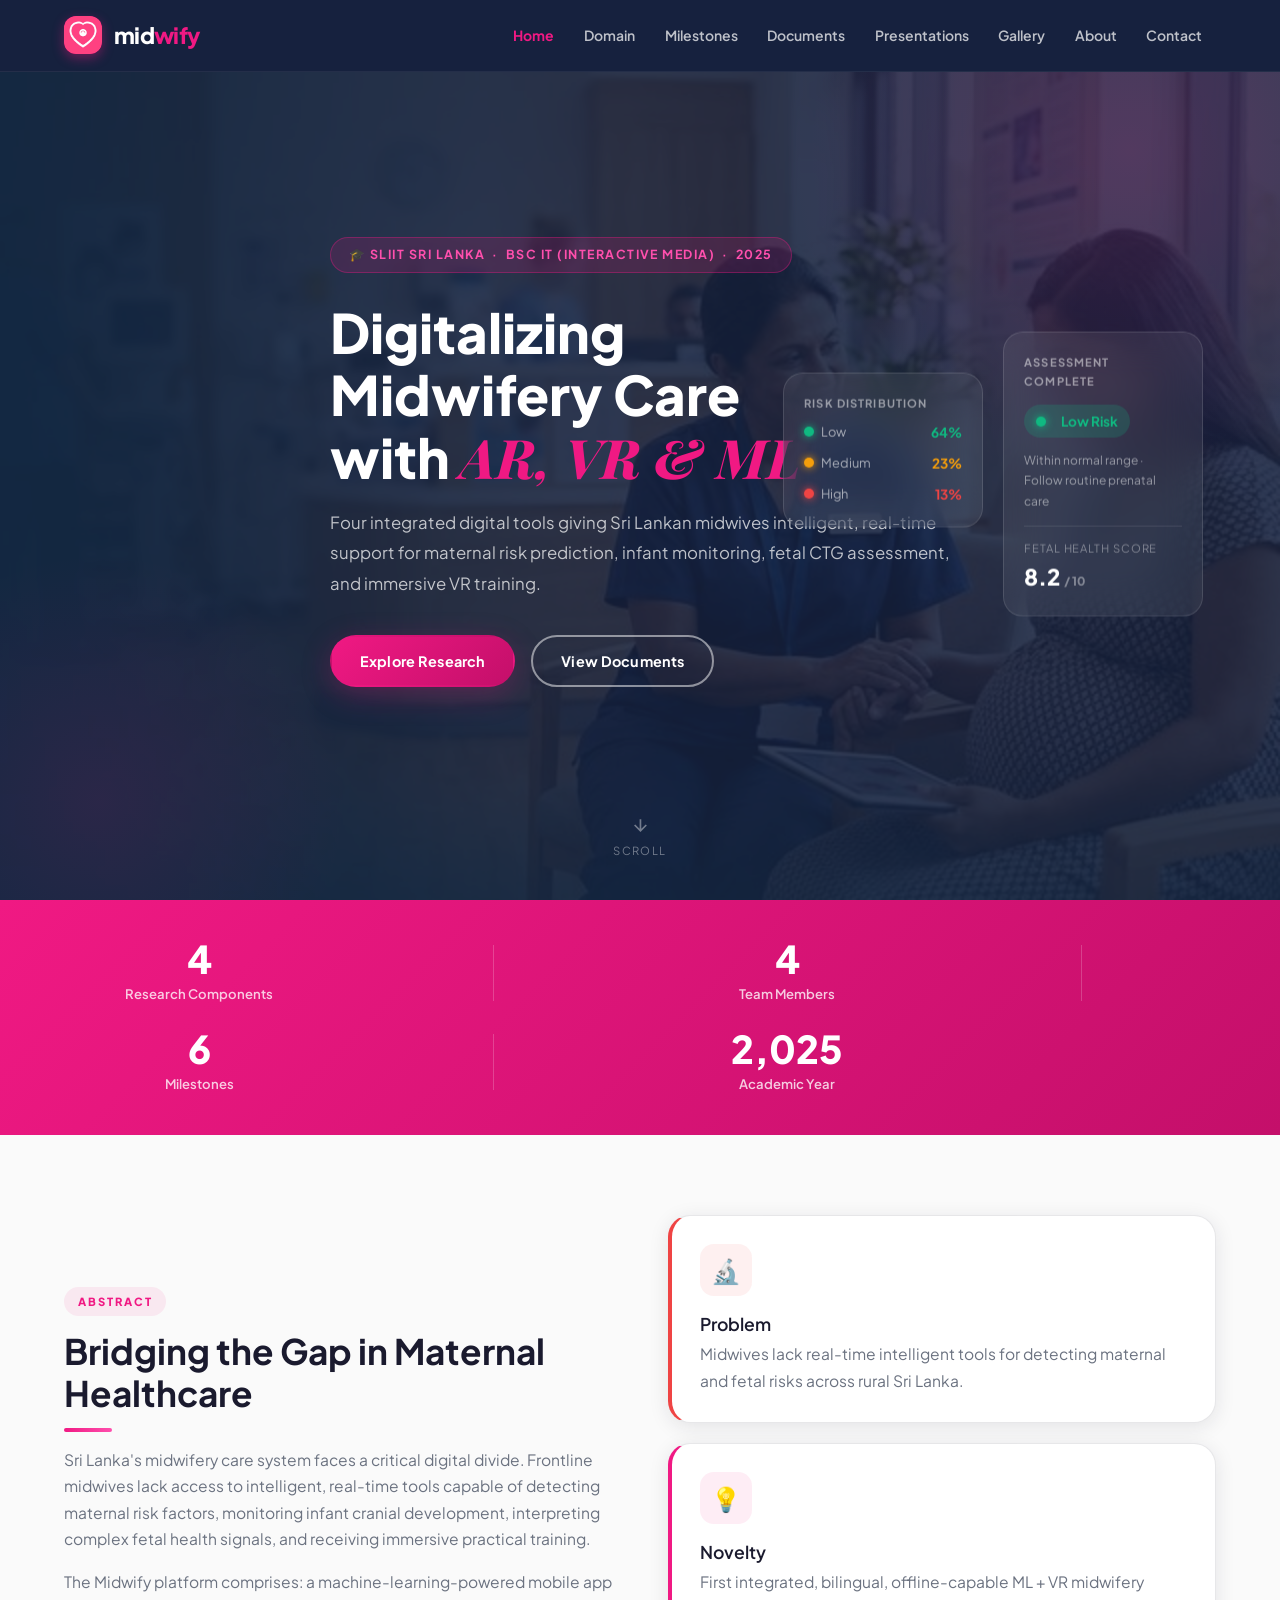
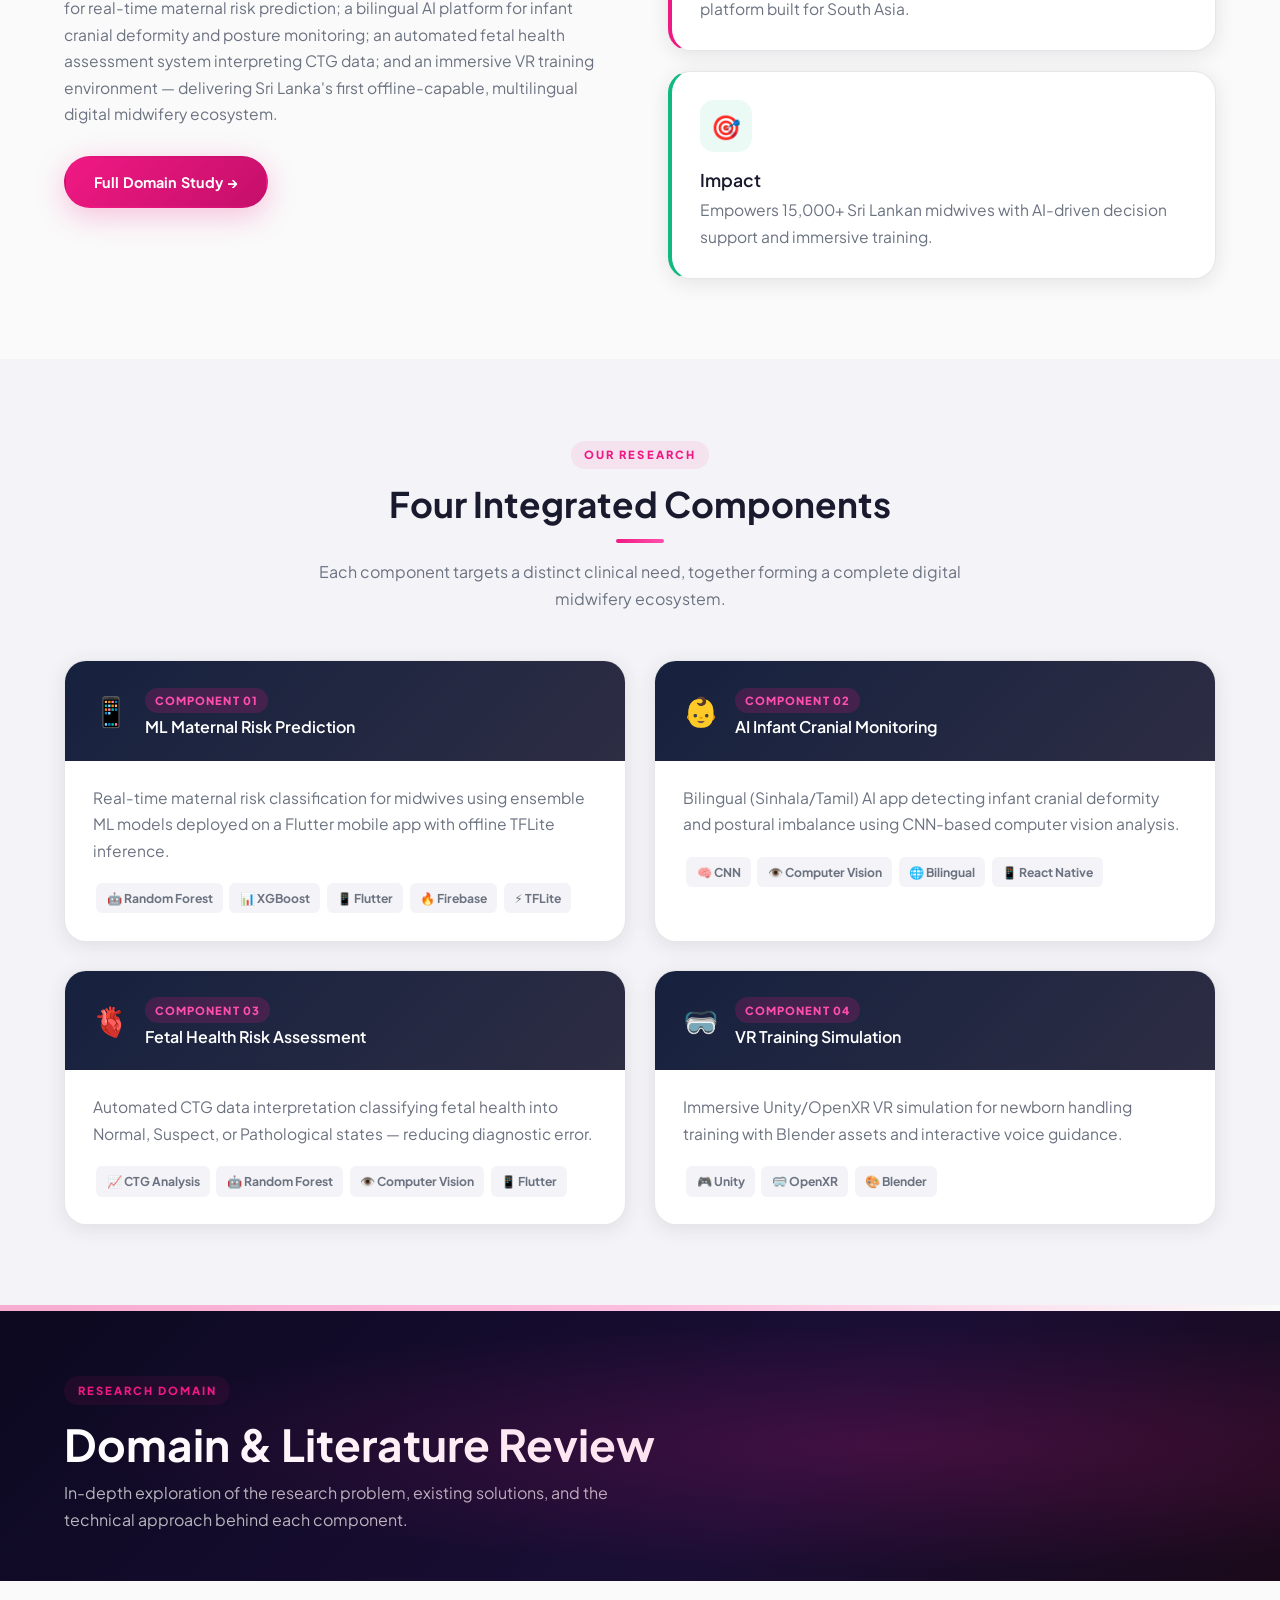
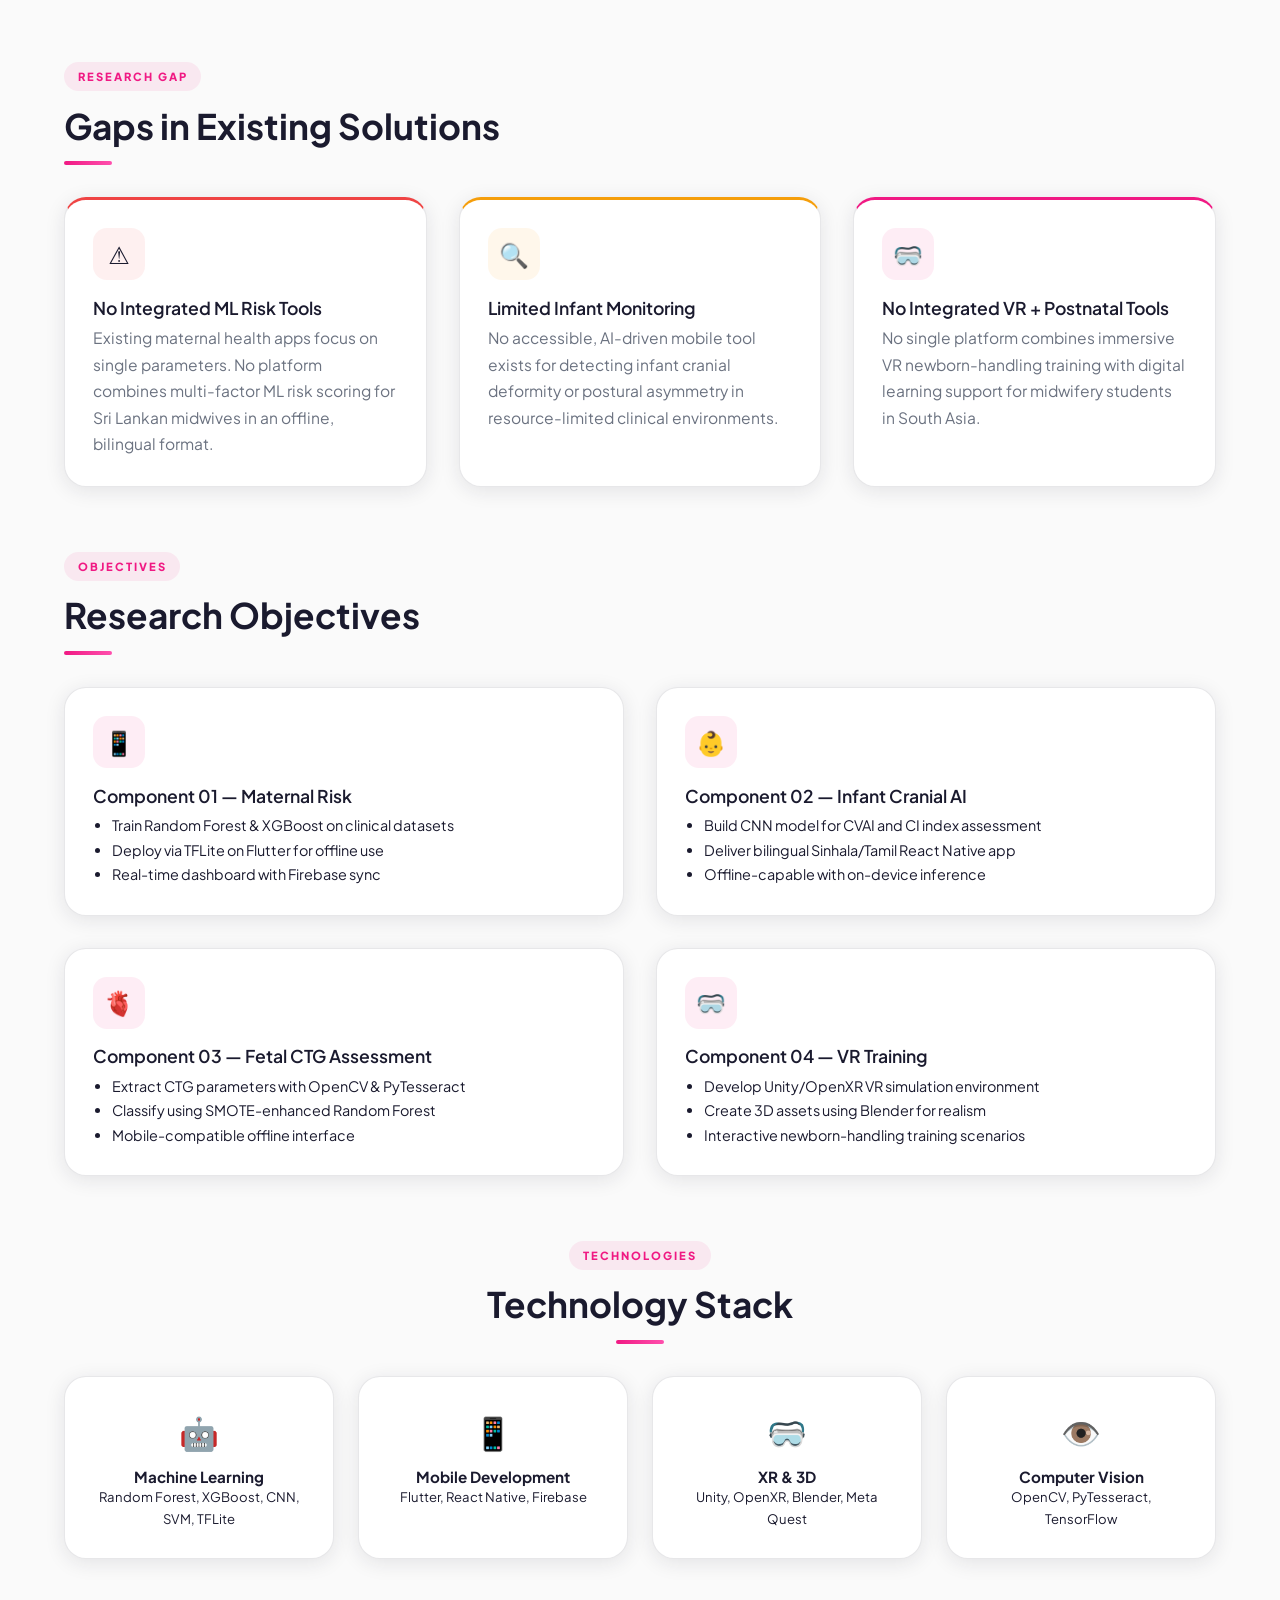
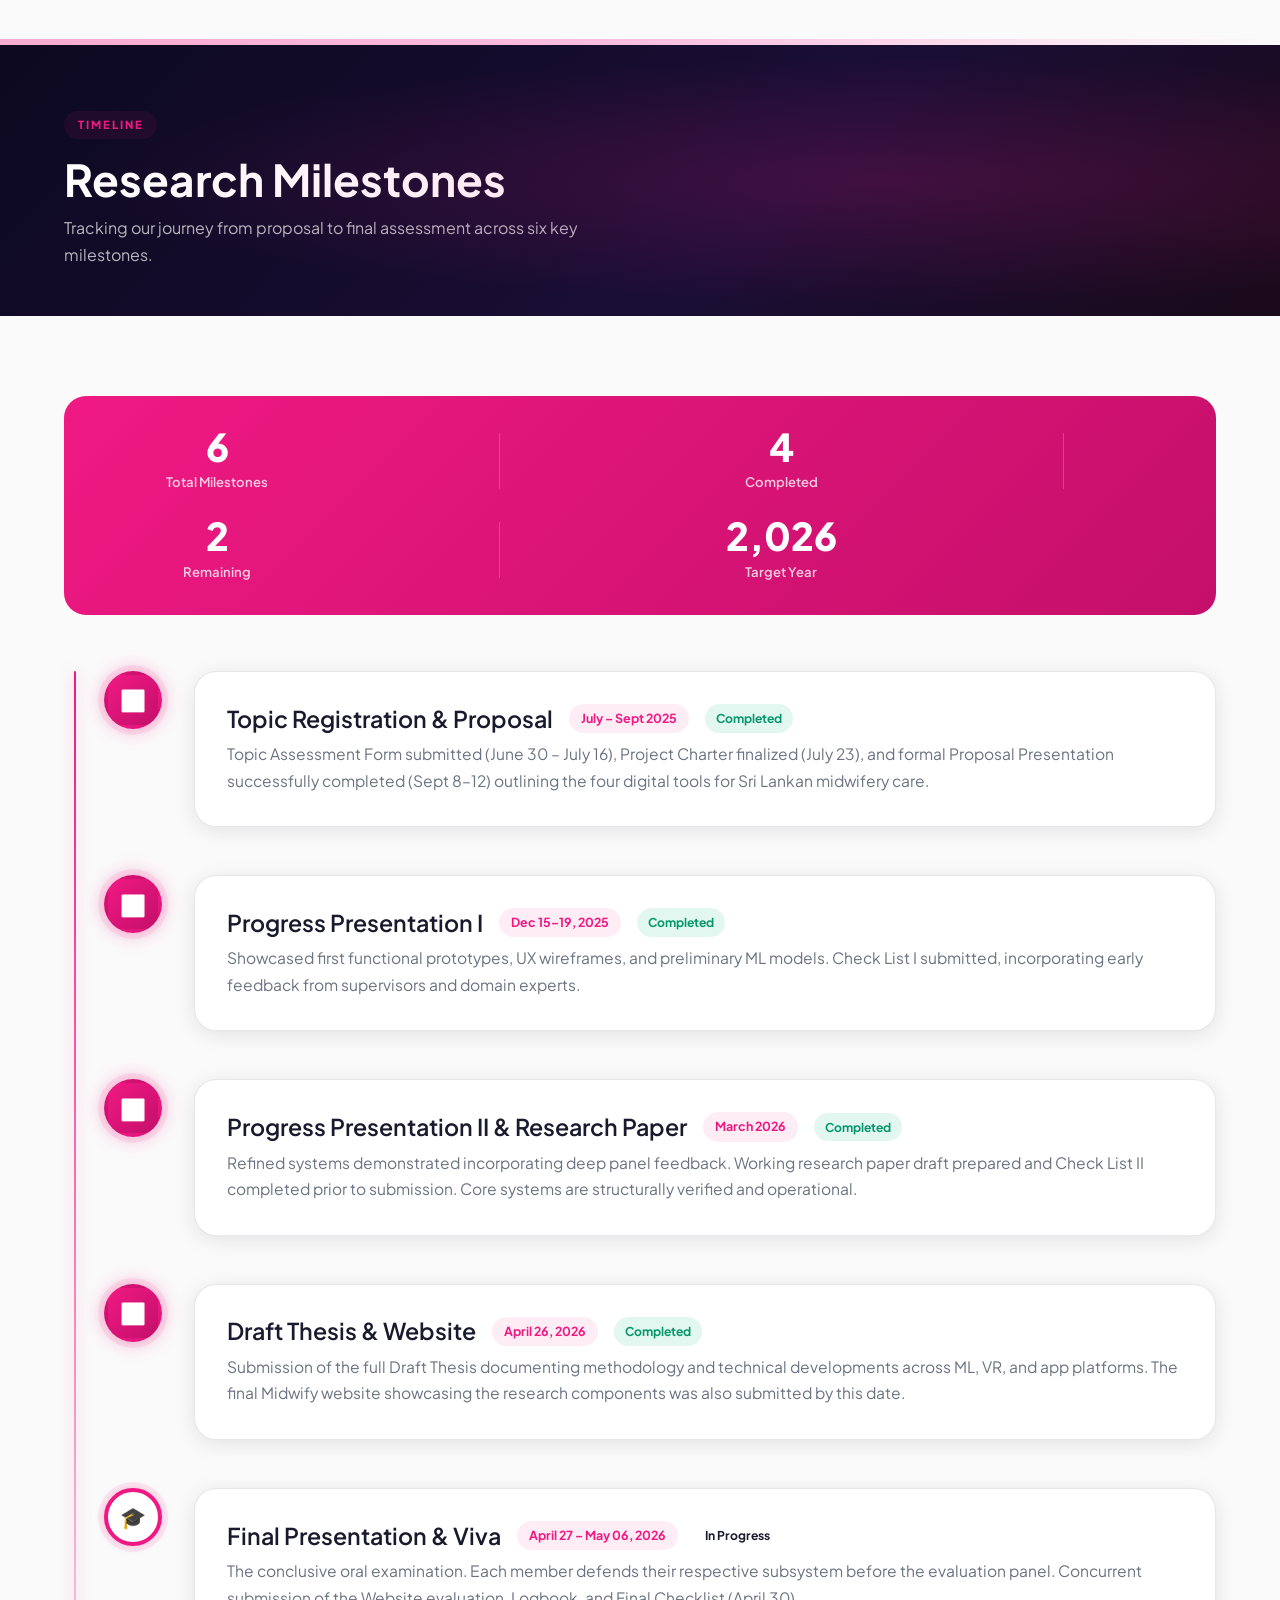
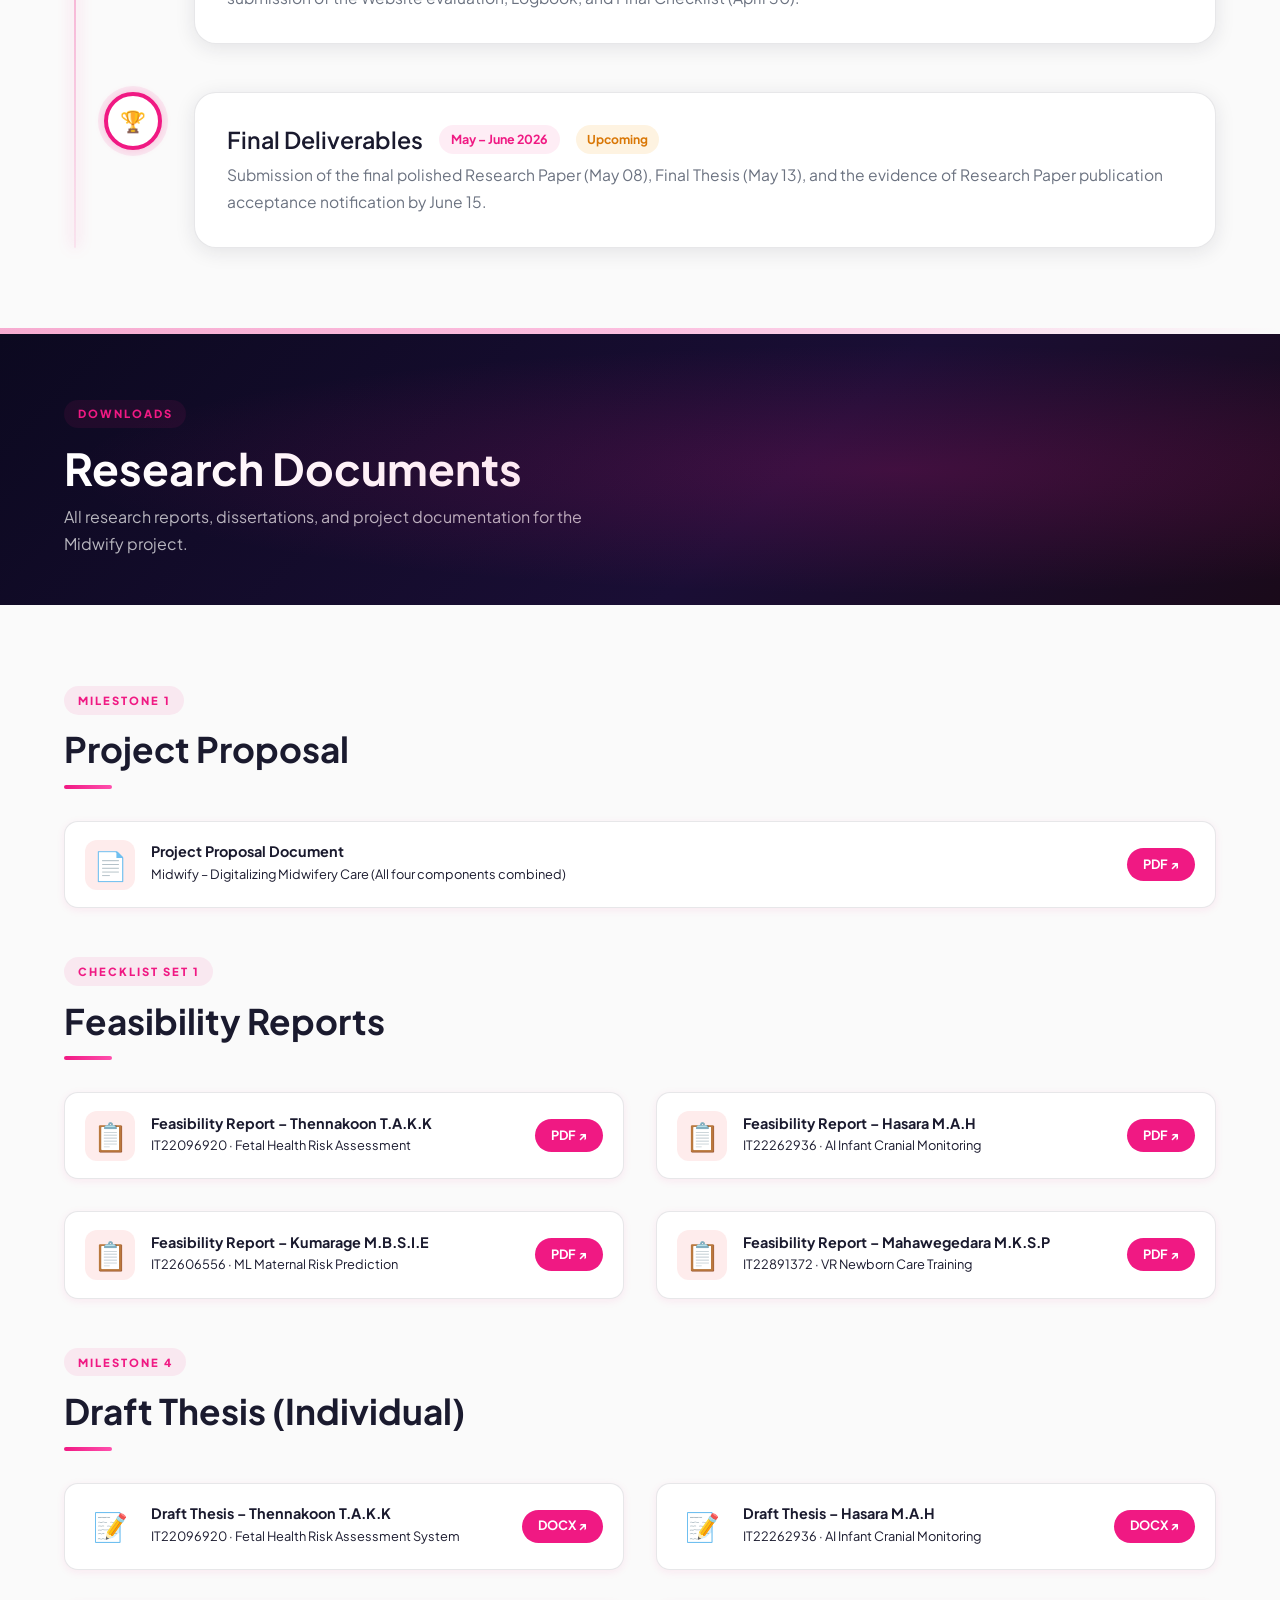
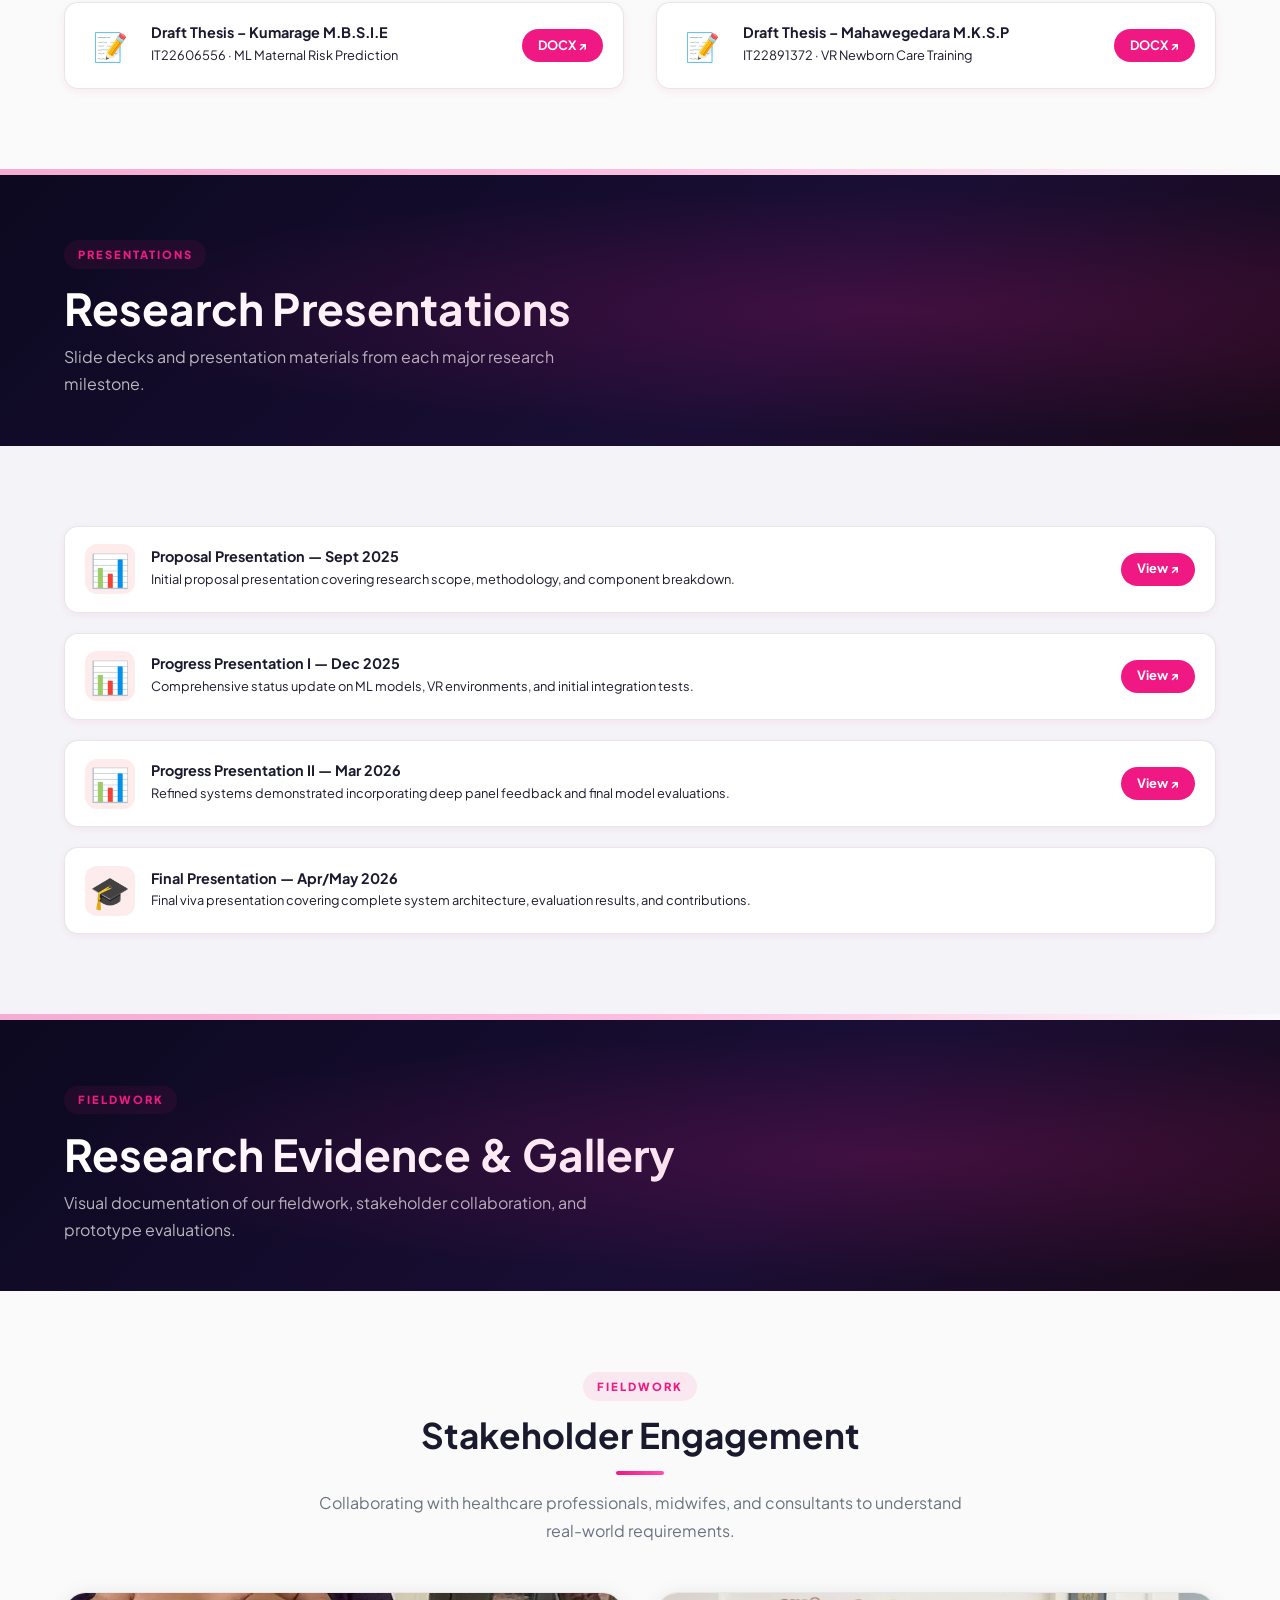
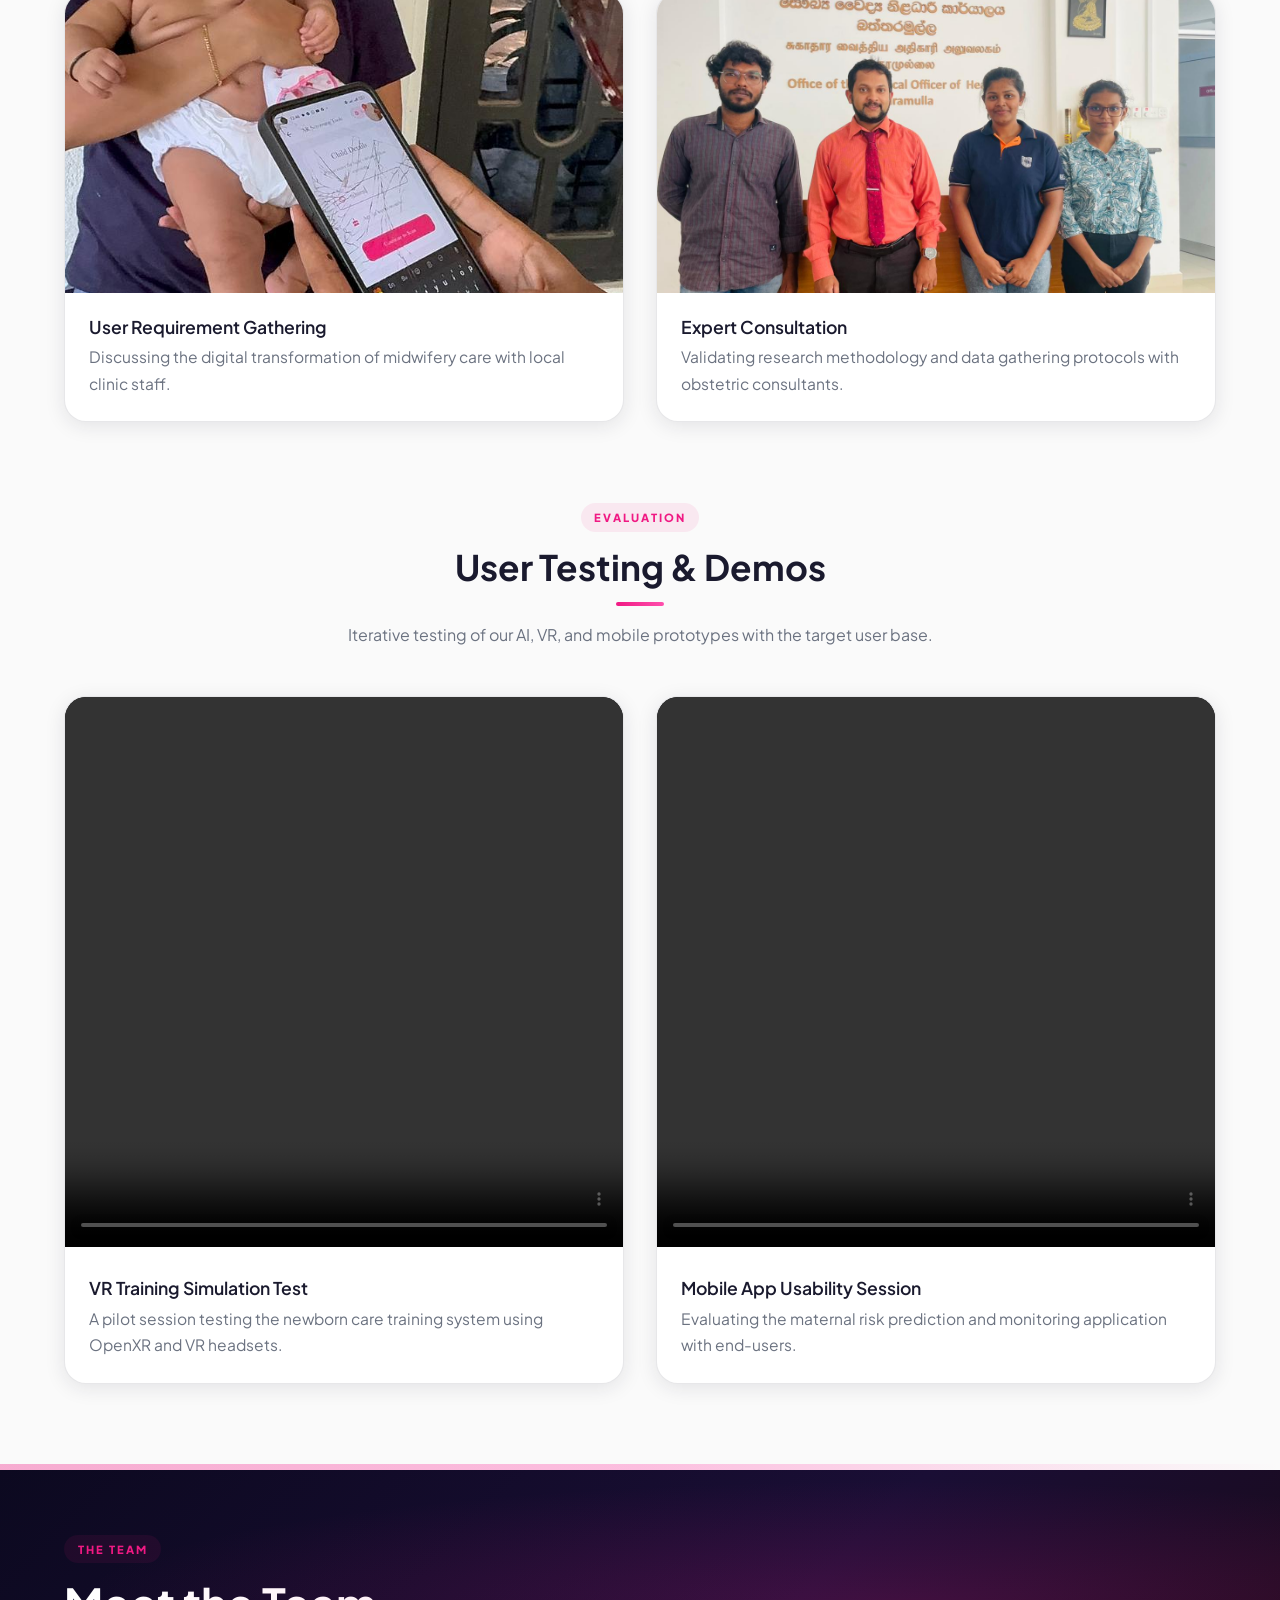
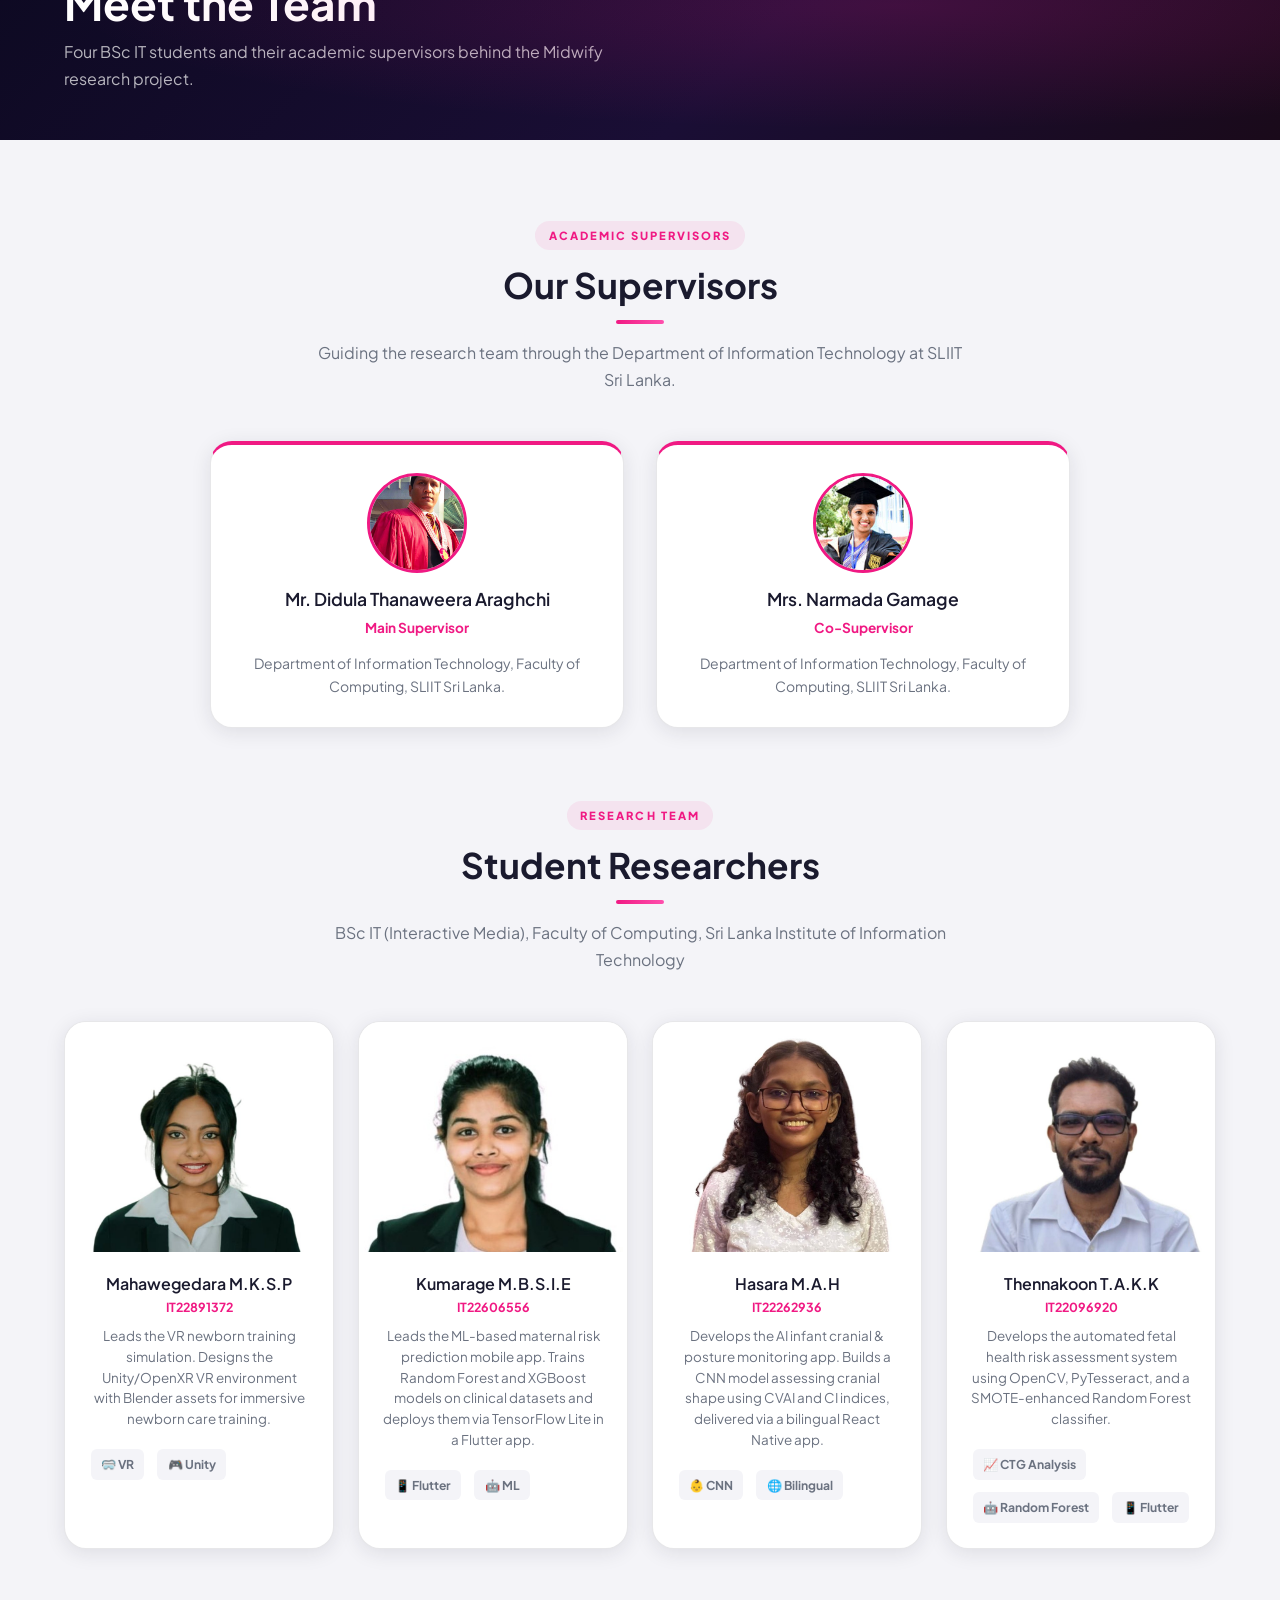
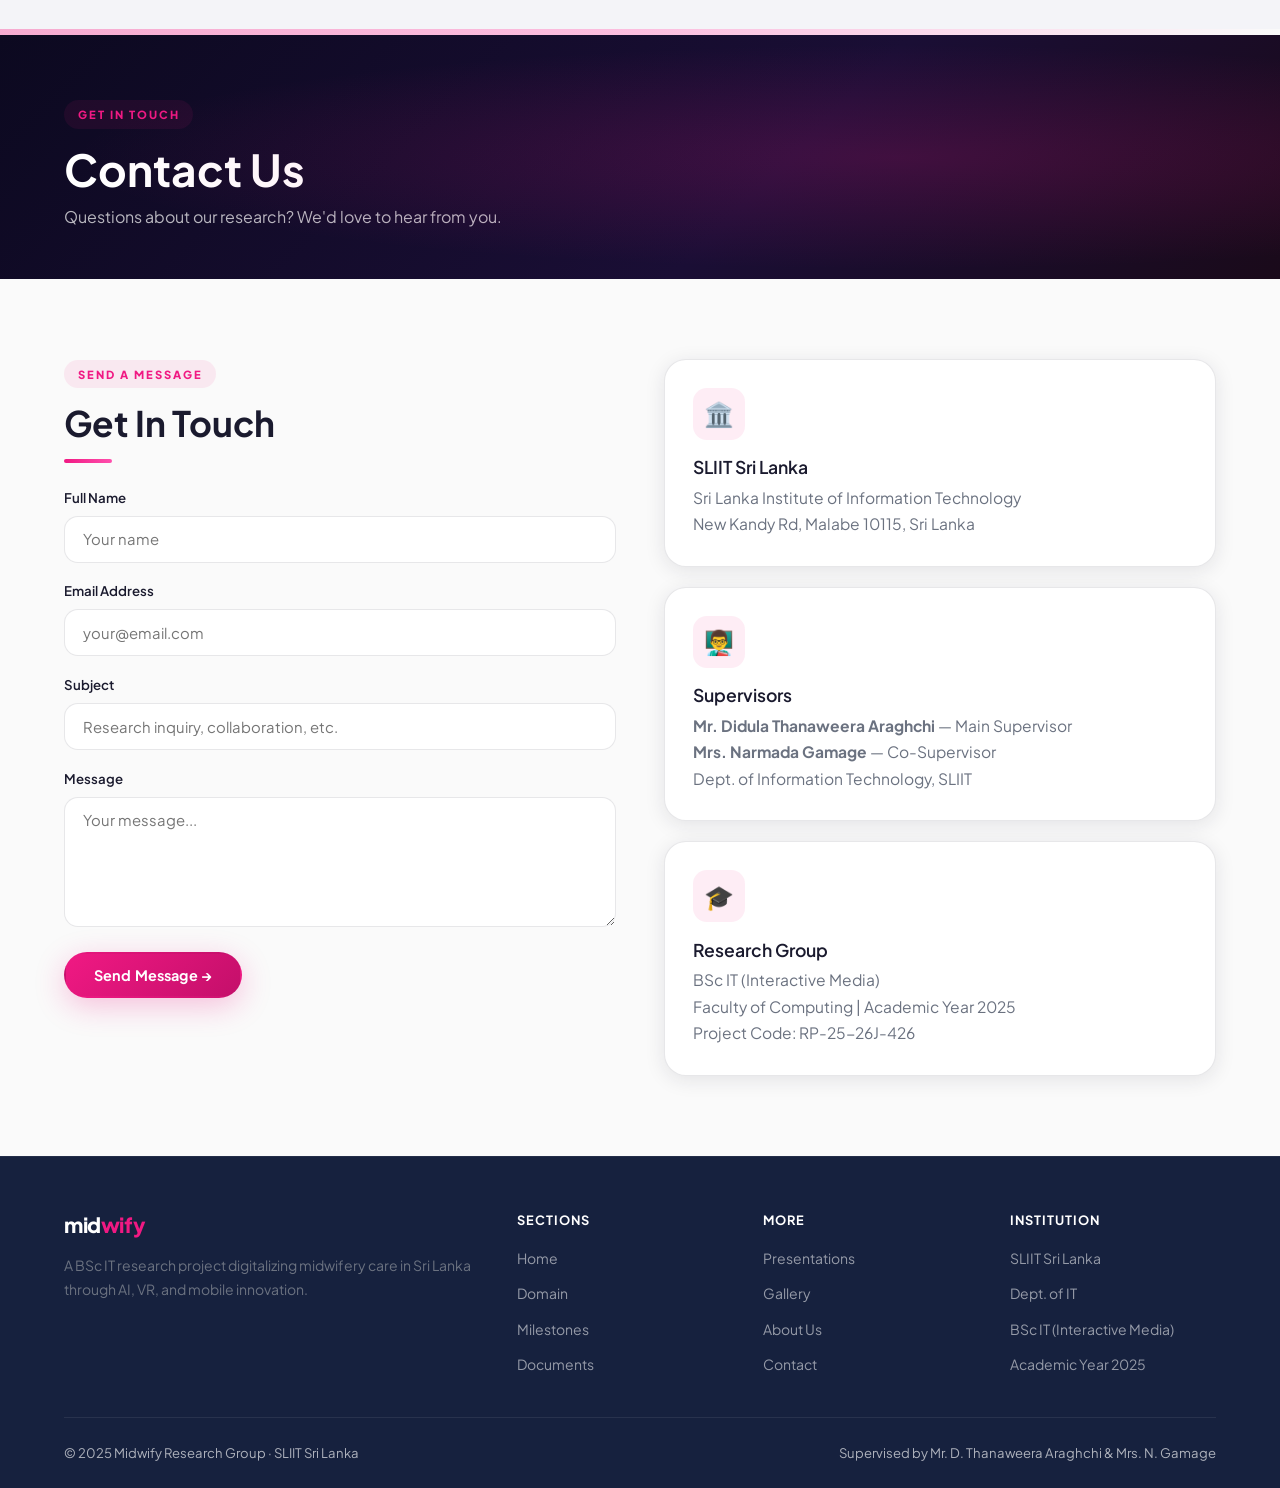
<file: index.html>
<!DOCTYPE html>
<html lang="en">

<head>
  <meta charset="UTF-8" />
  <meta name="viewport" content="width=device-width, initial-scale=1.0" />
  <title>Midwify – Digitalizing Midwifery Care | AR, VR &amp; ML Solutions</title>
  <meta name="description"
    content="Midwify — a SLIIT BSc IT research project building ML, AI, VR and mobile tools to digitalize midwifery care across Sri Lanka." />
  <link rel="stylesheet" href="assets/css/style.css" />
  <link rel="icon" href="assets/images/logo.jpeg" />
  <style>
    /* ── Smooth scroll ── */
    html {
      scroll-behavior: smooth;
    }

    /* ── Nav active highlight ── */
    .nav-menu a.spa-active {
      color: var(--pink) !important;
      font-weight: 700;
    }

    /* ── Section divider ── */
    .spa-section-divider {
      width: 100%;
      height: 6px;
      background: linear-gradient(90deg, var(--pink), var(--pink-light), transparent);
      opacity: 0.35;
    }

    /* ── Section anchor offset for sticky nav ── */
    .spa-section {
      scroll-margin-top: 80px;
    }

    /* ── Page hero for inner sections ── */
    .section-page-hero {
      background: linear-gradient(135deg, #0c0920 0%, #1a0e35 60%, #1a0a1a 100%);
      padding: 4rem 0 3rem;
      position: relative;
      overflow: hidden;
      text-align: left;
    }

    .section-page-hero::before {
      content: '';
      position: absolute;
      inset: 0;
      background: radial-gradient(ellipse at 70% 50%, rgba(240, 25, 131, 0.18) 0%, transparent 65%);
      pointer-events: none;
    }

    .section-page-hero h2 {
      color: #ffffff;
      font-size: clamp(1.75rem, 4vw, 2.75rem);
      margin-bottom: 0.5rem;
    }

    .section-page-hero p {
      color: rgba(255, 255, 255, 0.7);
      font-size: 1rem;
      max-width: 560px;
    }

    /* ── Timeline (milestones) ── */
    .timeline {
      position: relative;
      padding-left: 2.5rem;
    }

    .timeline::before {
      content: '';
      position: absolute;
      left: 0.65rem;
      top: 0;
      bottom: 0;
      width: 2px;
      background: linear-gradient(to bottom, var(--pink), rgba(240, 25, 131, 0.1));
    }

    /* ── Doc cards ── */
    .doc-card {
      display: flex;
      align-items: center;
      gap: 1rem;
      background: var(--white);
      border: 1.5px solid var(--border);
      border-radius: var(--radius);
      padding: 1.1rem 1.25rem;
      transition: box-shadow .2s, border-color .2s;
    }

    .doc-card:hover {
      box-shadow: var(--shadow);
      border-color: var(--pink);
    }

    .doc-icon {
      font-size: 1.75rem;
      flex-shrink: 0;
    }

    .doc-info {
      flex: 1;
    }

    .doc-info h4 {
      font-size: 0.9rem;
      margin-bottom: 0.2rem;
    }

    .doc-info p {
      font-size: 0.8rem;
      color: var(--muted);
      margin: 0;
    }

    .doc-download {
      flex-shrink: 0;
      background: var(--pink);
      color: white !important;
      border-radius: 50px;
      padding: 0.35rem 1rem;
      font-size: 0.8rem;
      font-weight: 700;
      text-decoration: none;
      white-space: nowrap;
      transition: opacity .2s;
    }

    .doc-download:hover {
      opacity: 0.85;
    }

    .doc-icon.pdf {
      color: #e53e3e;
    }

    .doc-icon.word {
      color: #2b6cb0;
    }

    /* ── Contact form ── */
    .contact-form input,
    .contact-form textarea,
    .contact-form select {
      width: 100%;
      padding: 0.85rem 1.1rem;
      border-radius: var(--radius);
      border: 1.5px solid var(--border);
      background: var(--white);
      font-family: inherit;
      font-size: 0.93rem;
      color: var(--text);
      transition: border-color .2s;
      box-sizing: border-box;
    }

    .contact-form input:focus,
    .contact-form textarea:focus {
      border-color: var(--pink);
      outline: none;
    }

    .contact-form label {
      font-size: 0.83rem;
      font-weight: 600;
      color: var(--text-2);
      margin-bottom: 0.4rem;
      display: block;
    }

    .contact-form textarea {
      min-height: 130px;
      resize: vertical;
    }
  </style>
</head>

<body>

  <div class="overlay" id="overlay"></div>

  <!-- ── Navbar ── -->
  <nav class="navbar" role="navigation" aria-label="Main Navigation">
    <div class="container">
      <a href="#home" class="nav-brand">
        <div class="nav-logo-wrap"><img src="assets/images/logo.jpeg" alt="Midwify Logo" /></div>
        <span class="nav-wordmark">mid<span>wify</span></span>
      </a>
      <ul class="nav-menu" id="navMenu">
        <li><a href="#home" data-section="home">Home</a></li>
        <li><a href="#domain" data-section="domain">Domain</a></li>
        <li><a href="#milestones" data-section="milestones">Milestones</a></li>
        <li><a href="#documents" data-section="documents">Documents</a></li>
        <li><a href="#presentations" data-section="presentations">Presentations</a></li>
        <li><a href="#gallery" data-section="gallery">Gallery</a></li>
        <li><a href="#about" data-section="about">About</a></li>
        <li><a href="#contact" data-section="contact">Contact</a></li>
      </ul>
      <button class="hamburger" id="hamburger" aria-label="Toggle Menu" aria-expanded="false">
        <span></span><span></span><span></span>
      </button>
    </div>
  </nav>

  <!-- ══════════════════════════════════════
       § HOME
  ══════════════════════════════════════ -->
  <section class="hero spa-section" id="home">
    <div class="hero-bg" aria-hidden="true"></div>
    <div class="container">
      <div class="hero-content">
        <div class="hero-badge">🎓 SLIIT Sri Lanka &nbsp;·&nbsp; BSc IT (Interactive Media) &nbsp;·&nbsp; 2025</div>
        <h1>Digitalizing<br>Midwifery Care<br>with <em>AR, VR &amp; ML</em></h1>
        <p class="hero-desc">Four integrated digital tools giving Sri Lankan midwives intelligent, real-time support for
          maternal risk prediction, infant monitoring, fetal CTG assessment, and immersive VR training.</p>
        <div class="hero-cta">
          <a href="#domain" class="btn btn-primary">Explore Research</a>
          <a href="#documents" class="btn btn-outline">View Documents</a>
        </div>
      </div>
    </div>
    <div class="hero-phone" aria-hidden="true">
      <div class="phone-card">
        <div class="phone-card-label">Risk Distribution</div>
        <div style="display:flex;flex-direction:column;gap:0.5rem;margin-top:0.25rem;">
          <div style="display:flex;align-items:center;justify-content:space-between;">
            <span style="font-size:0.8rem;color:rgba(255,255,255,0.6);"><span class="risk-dot low"></span>Low</span>
            <span style="font-size:0.85rem;font-weight:700;color:#10B981;">64%</span>
          </div>
          <div style="display:flex;align-items:center;justify-content:space-between;">
            <span style="font-size:0.8rem;color:rgba(255,255,255,0.6);"><span
                class="risk-dot medium"></span>Medium</span>
            <span style="font-size:0.85rem;font-weight:700;color:#F59E0B;">23%</span>
          </div>
          <div style="display:flex;align-items:center;justify-content:space-between;">
            <span style="font-size:0.8rem;color:rgba(255,255,255,0.6);"><span class="risk-dot high"></span>High</span>
            <span style="font-size:0.85rem;font-weight:700;color:#EF4444;">13%</span>
          </div>
        </div>
      </div>
      <div class="phone-card">
        <div class="phone-card-label">Assessment Complete</div>
        <div
          style="display:inline-flex;align-items:center;gap:0.5rem;background:rgba(16,185,129,0.2);border-radius:50px;padding:0.3rem 0.75rem;margin:0.4rem 0;">
          <span class="risk-dot low"></span>
          <span style="font-size:0.85rem;font-weight:700;color:#10B981;">Low Risk</span>
        </div>
        <div style="font-size:0.75rem;color:rgba(255,255,255,0.5);margin-top:0.4rem;">Within normal range · Follow
          routine prenatal care</div>
        <div style="margin-top:0.85rem;padding-top:0.75rem;border-top:1px solid rgba(255,255,255,0.1);">
          <div style="font-size:0.7rem;color:rgba(255,255,255,0.4);text-transform:uppercase;letter-spacing:0.08em;">
            Fetal Health Score</div>
          <div style="font-size:1.4rem;font-weight:800;color:white;">8.2 <span
              style="font-size:0.75rem;color:rgba(255,255,255,0.4);">/ 10</span></div>
        </div>
      </div>
    </div>
    <div class="hero-scroll" aria-hidden="true">
      <svg width="20" height="20" viewBox="0 0 24 24" fill="none" stroke="currentColor" stroke-width="2">
        <path d="M12 5v14M5 12l7 7 7-7" />
      </svg>
      Scroll
    </div>
  </section>

  <!-- Stats Bar -->
  <div class="stats-bar">
    <div class="container">
      <div class="grid-4">
        <div class="stat-item"><span class="stat-number" data-count="4">0</span>
          <div class="stat-label">Research Components</div>
        </div>
        <div class="stat-divider"></div>
        <div class="stat-item"><span class="stat-number" data-count="4">0</span>
          <div class="stat-label">Team Members</div>
        </div>
        <div class="stat-divider"></div>
        <div class="stat-item"><span class="stat-number" data-count="6">0</span>
          <div class="stat-label">Milestones</div>
        </div>
        <div class="stat-divider"></div>
        <div class="stat-item"><span class="stat-number" data-count="2025">0</span>
          <div class="stat-label">Academic Year</div>
        </div>
      </div>
    </div>
  </div>

  <!-- Abstract -->
  <section class="section" id="abstract">
    <div class="container">
      <div class="grid-2" style="align-items:center;gap:3.5rem;">
        <div class="fade-in">
          <span class="section-label">Abstract</span>
          <h2>Bridging the Gap in Maternal Healthcare</h2>
          <div class="divider"></div>
          <p style="margin-bottom:1rem;">Sri Lanka's midwifery care system faces a critical digital divide. Frontline
            midwives lack access to intelligent, real-time tools capable of detecting maternal risk factors, monitoring
            infant cranial development, interpreting complex fetal health signals, and receiving immersive practical
            training.</p>
          <p style="margin-bottom:1.75rem;">The Midwify platform comprises: a machine-learning-powered mobile app for
            real-time maternal risk prediction; a bilingual AI platform for infant cranial deformity and posture
            monitoring; an automated fetal health assessment system interpreting CTG data; and an immersive VR training
            environment — delivering Sri Lanka's first offline-capable, multilingual digital midwifery ecosystem.</p>
          <a href="#domain" class="btn btn-primary">Full Domain Study →</a>
        </div>
        <div class="fade-in" style="display:flex;flex-direction:column;gap:1.25rem;">
          <div class="card" style="border-left:4px solid var(--danger);">
            <div class="card-icon" style="background:rgba(239,68,68,0.08);">🔬</div>
            <h3>Problem</h3>
            <p>Midwives lack real-time intelligent tools for detecting maternal and fetal risks across rural Sri Lanka.
            </p>
          </div>
          <div class="card" style="border-left:4px solid var(--pink);">
            <div class="card-icon">💡</div>
            <h3>Novelty</h3>
            <p>First integrated, bilingual, offline-capable ML + VR midwifery platform built for South Asia.</p>
          </div>
          <div class="card" style="border-left:4px solid var(--success);">
            <div class="card-icon" style="background:rgba(16,185,129,0.08);">🎯</div>
            <h3>Impact</h3>
            <p>Empowers 15,000+ Sri Lankan midwives with AI-driven decision support and immersive training.</p>
          </div>
        </div>
      </div>
    </div>
  </section>

  <!-- Four Components -->
  <section class="section section-alt" id="components">
    <div class="container">
      <div class="section-header centered fade-in">
        <span class="section-label">Our Research</span>
        <h2>Four Integrated Components</h2>
        <div class="divider"></div>
        <p>Each component targets a distinct clinical need, together forming a complete digital midwifery ecosystem.</p>
      </div>
      <div class="grid-2" style="gap:1.75rem;">
        <div class="component-card fade-in">
          <div class="component-card-header">
            <div class="icon">📱</div>
            <div>
              <div class="comp-num">Component 01</div>
              <h3>ML Maternal Risk Prediction</h3>
            </div>
          </div>
          <div class="component-card-body">
            <p style="margin-bottom:1rem;">Real-time maternal risk classification for midwives using ensemble ML models
              deployed on a Flutter mobile app with offline TFLite inference.</p>
            <div><span class="component-tag">🤖 Random Forest</span><span class="component-tag">📊 XGBoost</span><span
                class="component-tag">📱 Flutter</span><span class="component-tag">🔥 Firebase</span><span
                class="component-tag">⚡ TFLite</span></div>
          </div>
        </div>
        <div class="component-card fade-in">
          <div class="component-card-header">
            <div class="icon">👶</div>
            <div>
              <div class="comp-num">Component 02</div>
              <h3>AI Infant Cranial Monitoring</h3>
            </div>
          </div>
          <div class="component-card-body">
            <p style="margin-bottom:1rem;">Bilingual (Sinhala/Tamil) AI app detecting infant cranial deformity and
              postural imbalance using CNN-based computer vision analysis.</p>
            <div><span class="component-tag">🧠 CNN</span><span class="component-tag">👁️ Computer Vision</span><span
                class="component-tag">🌐 Bilingual</span><span class="component-tag">📱 React Native</span></div>
          </div>
        </div>
        <div class="component-card fade-in">
          <div class="component-card-header">
            <div class="icon">🫀</div>
            <div>
              <div class="comp-num">Component 03</div>
              <h3>Fetal Health Risk Assessment</h3>
            </div>
          </div>
          <div class="component-card-body">
            <p style="margin-bottom:1rem;">Automated CTG data interpretation classifying fetal health into Normal,
              Suspect, or Pathological states — reducing diagnostic error.</p>
            <div><span class="component-tag">📈 CTG Analysis</span><span class="component-tag">🤖 Random
                Forest</span><span class="component-tag">👁️ Computer Vision</span><span class="component-tag">📱
                Flutter</span></div>
          </div>
        </div>
        <div class="component-card fade-in">
          <div class="component-card-header">
            <div class="icon">🥽</div>
            <div>
              <div class="comp-num">Component 04</div>
              <h3>VR Training Simulation</h3>
            </div>
          </div>
          <div class="component-card-body">
            <p style="margin-bottom:1rem;">Immersive Unity/OpenXR VR simulation for newborn handling training with
              Blender assets and interactive voice guidance.</p>
            <div><span class="component-tag">🎮 Unity</span><span class="component-tag">🥽 OpenXR</span><span
                class="component-tag">🎨 Blender</span></div>
          </div>
        </div>
      </div>
    </div>
  </section>

  <div class="spa-section-divider"></div>

  <!-- ══════════════════════════════════════
       § DOMAIN
  ══════════════════════════════════════ -->
  <div class="section-page-hero spa-section" id="domain">
    <div class="container">
      <span class="section-label" style="color:var(--pink);">Research Domain</span>
      <h2>Domain &amp; Literature Review</h2>
      <p>In-depth exploration of the research problem, existing solutions, and the technical approach behind each
        component.</p>
    </div>
  </div>

  <section class="section">
    <div class="container">
      <!-- Literature Gap -->
      <div class="section-header fade-in" style="max-width:680px;margin-bottom:2rem;">
        <span class="section-label">Research Gap</span>
        <h2>Gaps in Existing Solutions</h2>
        <div class="divider"></div>
      </div>
      <div class="grid-3 fade-in" style="margin-bottom:4rem;">
        <div class="card" style="border-top:3px solid #EF4444;">
          <div class="card-icon" style="background:rgba(239,68,68,0.08);">⚠️</div>
          <h3>No Integrated ML Risk Tools</h3>
          <p>Existing maternal health apps focus on single parameters. No platform combines multi-factor ML risk scoring
            for Sri Lankan midwives in an offline, bilingual format.</p>
        </div>
        <div class="card" style="border-top:3px solid #F59E0B;">
          <div class="card-icon" style="background:rgba(245,158,11,0.08);">🔍</div>
          <h3>Limited Infant Monitoring</h3>
          <p>No accessible, AI-driven mobile tool exists for detecting infant cranial deformity or postural asymmetry in
            resource-limited clinical environments.</p>
        </div>
        <div class="card" style="border-top:3px solid var(--pink);">
          <div class="card-icon">🥽</div>
          <h3>No Integrated VR + Postnatal Tools</h3>
          <p>No single platform combines immersive VR newborn-handling training with digital learning support for
            midwifery students in South Asia.</p>
        </div>
      </div>

      <!-- Research Objectives -->
      <div class="section-header fade-in" style="max-width:680px;margin-bottom:2rem;">
        <span class="section-label">Objectives</span>
        <h2>Research Objectives</h2>
        <div class="divider"></div>
      </div>
      <div class="grid-2 fade-in" style="margin-bottom:4rem;">
        <div class="card">
          <div class="card-icon">📱</div>
          <h3>Component 01 — Maternal Risk</h3>
          <ul style="font-size:0.9rem;color:var(--text-2);padding-left:1.2rem;line-height:1.7;">
            <li>Train Random Forest &amp; XGBoost on clinical datasets</li>
            <li>Deploy via TFLite on Flutter for offline use</li>
            <li>Real-time dashboard with Firebase sync</li>
          </ul>
        </div>
        <div class="card">
          <div class="card-icon">👶</div>
          <h3>Component 02 — Infant Cranial AI</h3>
          <ul style="font-size:0.9rem;color:var(--text-2);padding-left:1.2rem;line-height:1.7;">
            <li>Build CNN model for CVAI and CI index assessment</li>
            <li>Deliver bilingual Sinhala/Tamil React Native app</li>
            <li>Offline-capable with on-device inference</li>
          </ul>
        </div>
        <div class="card">
          <div class="card-icon">🫀</div>
          <h3>Component 03 — Fetal CTG Assessment</h3>
          <ul style="font-size:0.9rem;color:var(--text-2);padding-left:1.2rem;line-height:1.7;">
            <li>Extract CTG parameters with OpenCV &amp; PyTesseract</li>
            <li>Classify using SMOTE-enhanced Random Forest</li>
            <li>Mobile-compatible offline interface</li>
          </ul>
        </div>
        <div class="card">
          <div class="card-icon">🥽</div>
          <h3>Component 04 — VR Training</h3>
          <ul style="font-size:0.9rem;color:var(--text-2);padding-left:1.2rem;line-height:1.7;">
            <li>Develop Unity/OpenXR VR simulation environment</li>
            <li>Create 3D assets using Blender for realism</li>
            <li>Interactive newborn-handling training scenarios</li>
          </ul>
        </div>
      </div>

      <!-- Technology Stack -->
      <div class="section-header centered fade-in" style="margin-bottom:2rem;">
        <span class="section-label">Technologies</span>
        <h2>Technology Stack</h2>
        <div class="divider"></div>
      </div>
      <div class="grid-4 fade-in">
        <div class="card" style="text-align:center;">
          <div style="font-size:2rem;margin-bottom:0.5rem;">🤖</div>
          <h4 style="font-size:0.95rem;">Machine Learning</h4>
          <p style="font-size:0.82rem;color:var(--muted);">Random Forest, XGBoost, CNN, SVM, TFLite</p>
        </div>
        <div class="card" style="text-align:center;">
          <div style="font-size:2rem;margin-bottom:0.5rem;">📱</div>
          <h4 style="font-size:0.95rem;">Mobile Development</h4>
          <p style="font-size:0.82rem;color:var(--muted);">Flutter, React Native, Firebase</p>
        </div>
        <div class="card" style="text-align:center;">
          <div style="font-size:2rem;margin-bottom:0.5rem;">🥽</div>
          <h4 style="font-size:0.95rem;">XR &amp; 3D</h4>
          <p style="font-size:0.82rem;color:var(--muted);">Unity, OpenXR, Blender, Meta Quest</p>
        </div>
        <div class="card" style="text-align:center;">
          <div style="font-size:2rem;margin-bottom:0.5rem;">👁️</div>
          <h4 style="font-size:0.95rem;">Computer Vision</h4>
          <p style="font-size:0.82rem;color:var(--muted);">OpenCV, PyTesseract, TensorFlow</p>
        </div>
      </div>
    </div>
  </section>

  <div class="spa-section-divider"></div>

  <!-- ══════════════════════════════════════
       § MILESTONES
  ══════════════════════════════════════ -->
  <div class="section-page-hero spa-section" id="milestones">
    <div class="container">
      <span class="section-label" style="color:var(--pink);">Timeline</span>
      <h2>Research Milestones</h2>
      <p>Tracking our journey from proposal to final assessment across six key milestones.</p>
    </div>
  </div>

  <section class="section">
    <div class="container">
      <div class="stats-bar" style="border-radius:var(--radius-lg);margin-bottom:3.5rem;padding:2rem 0;">
        <div class="container">
          <div class="grid-4">
            <div class="stat-item"><span class="stat-number" data-count="6">0</span>
              <div class="stat-label">Total Milestones</div>
            </div>
            <div class="stat-divider"></div>
            <div class="stat-item"><span class="stat-number" data-count="4">0</span>
              <div class="stat-label">Completed</div>
            </div>
            <div class="stat-divider"></div>
            <div class="stat-item"><span class="stat-number" data-count="2">0</span>
              <div class="stat-label">Remaining</div>
            </div>
            <div class="stat-divider"></div>
            <div class="stat-item"><span class="stat-number" data-count="2026">0</span>
              <div class="stat-label">Target Year</div>
            </div>
          </div>
        </div>
      </div>

      <div class="timeline">
        <div class="milestone-item fade-in">
          <div class="milestone-dot completed"><span style="filter:brightness(10);">✅</span></div>
          <div class="milestone-content">
            <div class="milestone-meta">
              <h3>Topic Registration &amp; Proposal</h3>
              <span class="milestone-date">July – Sept 2025</span>
              <span class="milestone-status status-completed">Completed</span>
            </div>
            <p>Topic Assessment Form submitted (June 30 – July 16), Project Charter finalized (July 23), and formal
              Proposal Presentation successfully completed (Sept 8–12) outlining the four digital tools for Sri Lankan
              midwifery care.</p>
          </div>
        </div>

        <div class="milestone-item fade-in">
          <div class="milestone-dot completed"><span style="filter:brightness(10);">✅</span></div>
          <div class="milestone-content">
            <div class="milestone-meta">
              <h3>Progress Presentation I</h3>
              <span class="milestone-date">Dec 15–19, 2025</span>
              <span class="milestone-status status-completed">Completed</span>
            </div>
            <p>Showcased first functional prototypes, UX wireframes, and preliminary ML models. Check List I submitted,
              incorporating early feedback from supervisors and domain experts.</p>
          </div>
        </div>

        <div class="milestone-item fade-in">
          <div class="milestone-dot completed"><span style="filter:brightness(10);">✅</span></div>
          <div class="milestone-content">
            <div class="milestone-meta">
              <h3>Progress Presentation II &amp; Research Paper</h3>
              <span class="milestone-date">March 2026</span>
              <span class="milestone-status status-completed">Completed</span>
            </div>
            <p>Refined systems demonstrated incorporating deep panel feedback. Working research paper draft prepared and
              Check List II completed prior to submission. Core systems are structurally verified and operational.</p>
          </div>
        </div>

        <div class="milestone-item fade-in">
          <div class="milestone-dot completed"><span style="filter:brightness(10);">✅</span></div>
          <div class="milestone-content">
            <div class="milestone-meta">
              <h3>Draft Thesis &amp; Website</h3>
              <span class="milestone-date">April 26, 2026</span>
              <span class="milestone-status status-completed">Completed</span>
            </div>
            <p>Submission of the full Draft Thesis documenting methodology and technical developments across ML, VR, and
              app platforms. The final Midwify website showcasing the research components was also submitted by this
              date.</p>
          </div>
        </div>

        <div class="milestone-item fade-in">
          <div class="milestone-dot"><span>🎓</span></div>
          <div class="milestone-content">
            <div class="milestone-meta">
              <h3>Final Presentation &amp; Viva</h3>
              <span class="milestone-date">April 27 – May 06, 2026</span>
              <span class="milestone-status status-inprogress">In Progress</span>
            </div>
            <p>The conclusive oral examination. Each member defends their respective subsystem before the evaluation
              panel. Concurrent submission of the Website evaluation, Logbook, and Final Checklist (April 30).</p>
          </div>
        </div>

        <div class="milestone-item fade-in">
          <div class="milestone-dot"><span>🏆</span></div>
          <div class="milestone-content">
            <div class="milestone-meta">
              <h3>Final Deliverables</h3>
              <span class="milestone-date">May – June 2026</span>
              <span class="milestone-status status-upcoming">Upcoming</span>
            </div>
            <p>Submission of the final polished Research Paper (May 08), Final Thesis (May 13), and the evidence of
              Research Paper publication acceptance notification by June 15.</p>
          </div>
        </div>
      </div>
    </div>
  </section>

  <div class="spa-section-divider"></div>

  <!-- ══════════════════════════════════════
       § DOCUMENTS
  ══════════════════════════════════════ -->
  <div class="section-page-hero spa-section" id="documents">
    <div class="container">
      <span class="section-label" style="color:var(--pink);">Downloads</span>
      <h2>Research Documents</h2>
      <p>All research reports, dissertations, and project documentation for the Midwify project.</p>
    </div>
  </div>

  <section class="section">
    <div class="container">

      <div class="section-header fade-in" style="max-width:680px;margin-bottom:2rem;">
        <span class="section-label">Milestone 1</span>
        <h2>Project Proposal</h2>
        <div class="divider"></div>
      </div>
      <div style="display:flex;flex-direction:column;gap:1rem;margin-bottom:3rem;" class="fade-in">
        <div class="doc-card">
          <div class="doc-icon pdf">📄</div>
          <div class="doc-info">
            <h4>Project Proposal Document</h4>
            <p>Midwify – Digitalizing Midwifery Care (All four components combined)</p>
          </div>
          <a href="docs/document/2.Proposal%20Document/Proposal%20Document%20(one%20doc).pdf" class="doc-download"
            target="_blank">PDF ↗</a>
        </div>
      </div>

      <div class="section-header fade-in" style="max-width:680px;margin-bottom:2rem;">
        <span class="section-label">CheckList Set 1</span>
        <h2>Feasibility Reports</h2>
        <div class="divider"></div>
      </div>
      <div class="grid-2 fade-in" style="margin-bottom:3rem;">
        <div class="doc-card">
          <div class="doc-icon pdf">📋</div>
          <div class="doc-info">
            <h4>Feasibility Report – Thennakoon T.A.K.K</h4>
            <p>IT22096920 · Fetal Health Risk Assessment</p>
          </div>
          <a href="docs/document/3.CheckList%20Documents/CheckList%20set%201/Feasibility%20Report%20IT22096920.pdf"
            class="doc-download" target="_blank">PDF ↗</a>
        </div>
        <div class="doc-card">
          <div class="doc-icon pdf">📋</div>
          <div class="doc-info">
            <h4>Feasibility Report – Hasara M.A.H</h4>
            <p>IT22262936 · AI Infant Cranial Monitoring</p>
          </div>
          <a href="docs/document/3.CheckList%20Documents/CheckList%20set%201/Feasibility%20Report%20IT22262936.pdf"
            class="doc-download" target="_blank">PDF ↗</a>
        </div>
        <div class="doc-card">
          <div class="doc-icon pdf">📋</div>
          <div class="doc-info">
            <h4>Feasibility Report – Kumarage M.B.S.I.E</h4>
            <p>IT22606556 · ML Maternal Risk Prediction</p>
          </div>
          <a href="docs/document/3.CheckList%20Documents/CheckList%20set%201/Feasibility%20Report%20IT22606556.pdf"
            class="doc-download" target="_blank">PDF ↗</a>
        </div>
        <div class="doc-card">
          <div class="doc-icon pdf">📋</div>
          <div class="doc-info">
            <h4>Feasibility Report – Mahawegedara M.K.S.P</h4>
            <p>IT22891372 · VR Newborn Care Training</p>
          </div>
          <a href="docs/document/3.CheckList%20Documents/CheckList%20set%201/Feasibility%20Report%20IT22891372.pdf"
            class="doc-download" target="_blank">PDF ↗</a>
        </div>
      </div>

      <div class="section-header fade-in" style="max-width:680px;margin-bottom:2rem;">
        <span class="section-label">Milestone 4</span>
        <h2>Draft Thesis (Individual)</h2>
        <div class="divider"></div>
      </div>
      <div class="grid-2 fade-in">
        <div class="doc-card">
          <div class="doc-icon word">📝</div>
          <div class="doc-info">
            <h4>Draft Thesis – Thennakoon T.A.K.K</h4>
            <p>IT22096920 · Fetal Health Risk Assessment System</p>
          </div>
          <a href="docs/document/4.Final%20Document/Members%20Thesis/IT22096920_Thesis_Draft.docx" class="doc-download"
            target="_blank">DOCX ↗</a>
        </div>
        <div class="doc-card">
          <div class="doc-icon word">📝</div>
          <div class="doc-info">
            <h4>Draft Thesis – Hasara M.A.H</h4>
            <p>IT22262936 · AI Infant Cranial Monitoring</p>
          </div>
          <a href="docs/document/4.Final%20Document/Members%20Thesis/IT22262936_Thesis_Draft.docx" class="doc-download"
            target="_blank">DOCX ↗</a>
        </div>
        <div class="doc-card">
          <div class="doc-icon word">📝</div>
          <div class="doc-info">
            <h4>Draft Thesis – Kumarage M.B.S.I.E</h4>
            <p>IT22606556 · ML Maternal Risk Prediction</p>
          </div>
          <a href="docs/document/4.Final%20Document/Members%20Thesis/IT22606556_Thesis_Draft.docx" class="doc-download"
            target="_blank">DOCX ↗</a>
        </div>
        <div class="doc-card">
          <div class="doc-icon word">📝</div>
          <div class="doc-info">
            <h4>Draft Thesis – Mahawegedara M.K.S.P</h4>
            <p>IT22891372 · VR Newborn Care Training</p>
          </div>
          <a href="docs/document/4.Final%20Document/Members%20Thesis/IT22891372_Thesis_Draft.docx" class="doc-download"
            target="_blank">DOCX ↗</a>
        </div>
      </div>

    </div>
  </section>

  <div class="spa-section-divider"></div>

  <!-- ══════════════════════════════════════
       § PRESENTATIONS
  ══════════════════════════════════════ -->
  <div class="section-page-hero spa-section" id="presentations">
    <div class="container">
      <span class="section-label" style="color:var(--pink);">Presentations</span>
      <h2>Research Presentations</h2>
      <p>Slide decks and presentation materials from each major research milestone.</p>
    </div>
  </div>

  <section class="section section-alt">
    <div class="container">
      <div style="display:flex;flex-direction:column;gap:1.25rem;" class="fade-in">
        <div class="doc-card">
          <div class="doc-icon pdf" style="font-size:2rem;">📊</div>
          <div class="doc-info">
            <h4>Proposal Presentation — Sept 2025</h4>
            <p>Initial proposal presentation covering research scope, methodology, and component breakdown.</p>
          </div>
          <a href="docs/document/2.Proposal%20Document/Proposal%20Document%20(one%20doc).pdf" class="doc-download"
            target="_blank">View ↗</a>
        </div>
        <div class="doc-card">
          <div class="doc-icon pdf" style="font-size:2rem;">📊</div>
          <div class="doc-info">
            <h4>Progress Presentation I — Dec 2025</h4>
            <p>Comprehensive status update on ML models, VR environments, and initial integration tests.</p>
          </div>
          <a href="docs/presentation/proposal%20presentation%201.pdf" class="doc-download" target="_blank">View ↗</a>
        </div>
        <div class="doc-card">
          <div class="doc-icon pdf" style="font-size:2rem;">📊</div>
          <div class="doc-info">
            <h4>Progress Presentation II — Mar 2026</h4>
            <p>Refined systems demonstrated incorporating deep panel feedback and final model evaluations.</p>
          </div>
          <a href="docs/presentation/proposal%20presentation%202.pdf" class="doc-download" target="_blank">View ↗</a>
        </div>
        <div class="doc-card">
          <div class="doc-icon pdf" style="font-size:2rem;">🎓</div>
          <div class="doc-info">
            <h4>Final Presentation — Apr/May 2026</h4>
            <p>Final viva presentation covering complete system architecture, evaluation results, and contributions.</p>
          </div>
          <span class="doc-download" style="background:var(--muted);cursor:default;">Coming Soon</span>
        </div>
      </div>
    </div>
  </section>

  <div class="spa-section-divider"></div>

  <!-- ══════════════════════════════════════
       § GALLERY
  ══════════════════════════════════════ -->
  <div class="section-page-hero spa-section" id="gallery">
    <div class="container">
      <span class="section-label" style="color:var(--pink);">Fieldwork</span>
      <h2>Research Evidence &amp; Gallery</h2>
      <p>Visual documentation of our fieldwork, stakeholder collaboration, and prototype evaluations.</p>
    </div>
  </div>

  <section class="section">
    <div class="container">
      <div class="section-header centered fade-in">
        <span class="section-label">Fieldwork</span>
        <h2>Stakeholder Engagement</h2>
        <div class="divider"></div>
        <p>Collaborating with healthcare professionals, midwifes, and consultants to understand real-world requirements.
        </p>
      </div>
      <div class="grid-2 fade-in" style="margin-bottom:5rem;">
        <div class="card" style="padding:0; overflow:hidden;">
          <img src="assets/images/evidence/IMG3.jpeg" alt="Expert Consultation"
            style="width:100%; height:300px; object-fit:cover;">
          <div style="padding:1.5rem;">
            <h3>User Requirement Gathering</h3>
            <p>Discussing the digital transformation of midwifery care with local clinic staff.</p>
          </div>
        </div>
        <div class="card" style="padding:0; overflow:hidden;">
          <img src="assets/images/evidence/IMG 1.jpeg" alt="Meeting with Healthcare Professionals"
            style="width:100%; height:300px; object-fit:cover;">
          <div style="padding:1.5rem;">
            <h3>Expert Consultation</h3>
            <p>Validating research methodology and data gathering protocols with obstetric consultants.</p>
          </div>
        </div>
      </div>

      <div class="section-header centered fade-in">
        <span class="section-label">Evaluation</span>
        <h2>User Testing &amp; Demos</h2>
        <div class="divider"></div>
        <p>Iterative testing of our AI, VR, and mobile prototypes with the target user base.</p>
      </div>
      <div class="grid-2 fade-in">
        <div class="card" style="padding:0; overflow:hidden;">
          <video controls style="width:100%; height:550px; object-fit:contain; background:#000;">
            <source src="assets/images/evidence/IMG5.mp4" type="video/mp4">
            Your browser does not support the video tag.
          </video>
          <div style="padding:1.5rem;">
            <h3>VR Training Simulation Test</h3>
            <p>A pilot session testing the newborn care training system using OpenXR and VR headsets.</p>
          </div>
        </div>
        <div class="card" style="padding:0; overflow:hidden;">
          <video controls style="width:100%; height:550px; object-fit:contain; background:#000;">
            <source src="assets/images/evidence/IMG4.mp4" type="video/mp4">
            Your browser does not support the video tag.
          </video>
          <div style="padding:1.5rem;">
            <h3>Mobile App Usability Session</h3>
            <p>Evaluating the maternal risk prediction and monitoring application with end-users.</p>
          </div>
        </div>
      </div>
    </div>
  </section>

  <div class="spa-section-divider"></div>

  <!-- ══════════════════════════════════════
       § ABOUT
  ══════════════════════════════════════ -->
  <div class="section-page-hero spa-section" id="about">
    <div class="container">
      <span class="section-label" style="color:var(--pink);">The Team</span>
      <h2>Meet the Team</h2>
      <p>Four BSc IT students and their academic supervisors behind the Midwify research project.</p>
    </div>
  </div>

  <section class="section section-alt">
    <div class="container">
      <!-- Supervisors -->
      <div class="section-header centered fade-in">
        <span class="section-label">Academic Supervisors</span>
        <h2>Our Supervisors</h2>
        <div class="divider"></div>
        <p>Guiding the research team through the Department of Information Technology at SLIIT Sri Lanka.</p>
      </div>
      <div class="grid-2 fade-in" style="max-width:860px;margin:0 auto 4.5rem;">
        <div class="card" style="text-align:center;border-top:4px solid var(--pink);">
          <img src="assets/images/team/Didula.jpg" alt="Mr. Didula Thanaweera Araghchi"
            style="width:100px;height:100px;border-radius:50%;object-fit:cover;margin:0 auto 1rem;border:3px solid var(--pink);display:block;" />
          <h3>Mr. Didula Thanaweera Araghchi</h3>
          <p style="color:var(--pink);font-weight:700;font-size:0.85rem;margin:0.3rem 0 0.75rem;">Main Supervisor</p>
          <p style="font-size:0.875rem;">Department of Information Technology, Faculty of Computing, SLIIT Sri Lanka.
          </p>
        </div>
        <div class="card" style="text-align:center;border-top:4px solid var(--pink);">
          <img src="assets/images/team/Narmada.jpg" alt="Mrs. Narmada Gamage"
            style="width:100px;height:100px;border-radius:50%;object-fit:cover;margin:0 auto 1rem;border:3px solid var(--pink);display:block;" />
          <h3>Mrs. Narmada Gamage</h3>
          <p style="color:var(--pink);font-weight:700;font-size:0.85rem;margin:0.3rem 0 0.75rem;">Co-Supervisor</p>
          <p style="font-size:0.875rem;">Department of Information Technology, Faculty of Computing, SLIIT Sri Lanka.
          </p>
        </div>
      </div>

      <!-- Students -->
      <div class="section-header centered fade-in">
        <span class="section-label">Research Team</span>
        <h2>Student Researchers</h2>
        <div class="divider"></div>
        <p>BSc IT (Interactive Media), Faculty of Computing, Sri Lanka Institute of Information Technology</p>
      </div>
      <div class="grid-4 fade-in">
        <div class="team-card">
          <img class="team-photo" src="assets/images/team/mahawagedara.jpg" alt="Mahawegedara M.K.S.P" />
          <div class="team-card-body">
            <h3>Mahawegedara M.K.S.P</h3>
            <div class="team-id">IT22891372</div>
            <div class="team-role">Leads the VR newborn training simulation. Designs the Unity/OpenXR VR environment
              with Blender assets for immersive newborn care training.</div>
            <div style="margin-top:1rem;display:flex;flex-wrap:wrap;gap:0.4rem;"><span class="component-tag">🥽
                VR</span><span class="component-tag">🎮 Unity</span></div>
          </div>
        </div>
        <div class="team-card">
          <img class="team-photo" src="assets/images/team/kumarage.jpeg" alt="Kumarage M.B.S.I.E" />
          <div class="team-card-body">
            <h3>Kumarage M.B.S.I.E</h3>
            <div class="team-id">IT22606556</div>
            <div class="team-role">Leads the ML-based maternal risk prediction mobile app. Trains Random Forest and
              XGBoost models on clinical datasets and deploys them via TensorFlow Lite in a Flutter app.</div>
            <div style="margin-top:1rem;display:flex;flex-wrap:wrap;gap:0.4rem;"><span class="component-tag">📱
                Flutter</span><span class="component-tag">🤖 ML</span></div>
          </div>
        </div>
        <div class="team-card">
          <img class="team-photo" src="assets/images/team/hasara.jpg" alt="Hasara M.A.H" />
          <div class="team-card-body">
            <h3>Hasara M.A.H</h3>
            <div class="team-id">IT22262936</div>
            <div class="team-role">Develops the AI infant cranial &amp; posture monitoring app. Builds a CNN model
              assessing cranial shape using CVAI and CI indices, delivered via a bilingual React Native app.</div>
            <div style="margin-top:1rem;display:flex;flex-wrap:wrap;gap:0.4rem;"><span class="component-tag">👶
                CNN</span><span class="component-tag">🌐 Bilingual</span></div>
          </div>
        </div>
        <div class="team-card">
          <img class="team-photo" src="assets/images/team/thennakoon.jpg" alt="Thennakoon T.A.K.K" />
          <div class="team-card-body">
            <h3>Thennakoon T.A.K.K</h3>
            <div class="team-id">IT22096920</div>
            <div class="team-role">Develops the automated fetal health risk assessment system using OpenCV, PyTesseract,
              and a SMOTE-enhanced Random Forest classifier.</div>
            <div style="margin-top:1rem;display:flex;flex-wrap:wrap;gap:0.4rem;"><span class="component-tag">📈 CTG
                Analysis</span><span class="component-tag">🤖 Random Forest</span><span class="component-tag">📱
                Flutter</span></div>
          </div>
        </div>
      </div>
    </div>
  </section>

  <div class="spa-section-divider"></div>

  <!-- ══════════════════════════════════════
       § CONTACT
  ══════════════════════════════════════ -->
  <div class="section-page-hero spa-section" id="contact">
    <div class="container">
      <span class="section-label" style="color:var(--pink);">Get In Touch</span>
      <h2>Contact Us</h2>
      <p>Questions about our research? We'd love to hear from you.</p>
    </div>
  </div>

  <section class="section">
    <div class="container">
      <div class="grid-2" style="gap:3rem;align-items:start;">
        <div class="fade-in">
          <span class="section-label">Send a Message</span>
          <h2>Get In Touch</h2>
          <div class="divider"></div>
          <form class="contact-form" style="display:flex;flex-direction:column;gap:1.1rem;margin-top:1.5rem;"
            onsubmit="return false;">
            <div>
              <label for="contact-name">Full Name</label>
              <input type="text" id="contact-name" placeholder="Your name" />
            </div>
            <div>
              <label for="contact-email">Email Address</label>
              <input type="email" id="contact-email" placeholder="your@email.com" />
            </div>
            <div>
              <label for="contact-subject">Subject</label>
              <input type="text" id="contact-subject" placeholder="Research inquiry, collaboration, etc." />
            </div>
            <div>
              <label for="contact-msg">Message</label>
              <textarea id="contact-msg" placeholder="Your message..."></textarea>
            </div>
            <button type="submit" class="btn btn-primary" style="align-self:flex-start;">Send Message →</button>
          </form>
        </div>
        <div class="fade-in" style="display:flex;flex-direction:column;gap:1.25rem;">
          <div class="card">
            <div class="card-icon">🏛️</div>
            <h3>SLIIT Sri Lanka</h3>
            <p>Sri Lanka Institute of Information Technology<br>New Kandy Rd, Malabe 10115, Sri Lanka</p>
          </div>
          <div class="card">
            <div class="card-icon">👨‍🏫</div>
            <h3>Supervisors</h3>
            <p><strong>Mr. Didula Thanaweera Araghchi</strong> — Main Supervisor<br><strong>Mrs. Narmada Gamage</strong>
              — Co-Supervisor<br>Dept. of Information Technology, SLIIT</p>
          </div>
          <div class="card">
            <div class="card-icon">🎓</div>
            <h3>Research Group</h3>
            <p>BSc IT (Interactive Media)<br>Faculty of Computing | Academic Year 2025<br>Project Code: RP-25-26J-426
            </p>
          </div>
        </div>
      </div>
    </div>
  </section>

  <!-- ── Footer ── -->
  <footer>
    <div class="container">
      <div class="footer-grid">
        <div class="footer-brand">
          <h3>mid<span>wify</span></h3>
          <p>A BSc IT research project digitalizing midwifery care in Sri Lanka through AI, VR, and mobile innovation.
          </p>
        </div>
        <div class="footer-col">
          <h4>Sections</h4>
          <ul>
            <li><a href="#home">Home</a></li>
            <li><a href="#domain">Domain</a></li>
            <li><a href="#milestones">Milestones</a></li>
            <li><a href="#documents">Documents</a></li>
          </ul>
        </div>
        <div class="footer-col">
          <h4>More</h4>
          <ul>
            <li><a href="#presentations">Presentations</a></li>
            <li><a href="#gallery">Gallery</a></li>
            <li><a href="#about">About Us</a></li>
            <li><a href="#contact">Contact</a></li>
          </ul>
        </div>
        <div class="footer-col">
          <h4>Institution</h4>
          <ul>
            <li><a href="#">SLIIT Sri Lanka</a></li>
            <li><a href="#">Dept. of IT</a></li>
            <li><a href="#">BSc IT (Interactive Media)</a></li>
            <li><a href="#">Academic Year 2025</a></li>
          </ul>
        </div>
      </div>
      <div class="footer-bottom">
        <span>© 2025 Midwify Research Group · SLIIT Sri Lanka</span>
        <span>Supervised by Mr. D. Thanaweera Araghchi &amp; Mrs. N. Gamage</span>
      </div>
    </div>
  </footer>

  <script src="assets/js/main.js"></script>
  <script>
    // ── Scroll-spy: highlight active nav link ──
    const sections = document.querySelectorAll('.spa-section, #home, #abstract, #components, #significance, #team-preview');
    const navLinks = document.querySelectorAll('.nav-menu a[data-section]');

    const sectionMap = {
      home: 'home', abstract: 'home', components: 'home', significance: 'home', 'team-preview': 'home',
      domain: 'domain', milestones: 'milestones', documents: 'documents',
      presentations: 'presentations', gallery: 'gallery', about: 'about', contact: 'contact'
    };

    const observer = new IntersectionObserver((entries) => {
      entries.forEach(entry => {
        if (entry.isIntersecting) {
          const id = entry.target.id;
          const active = sectionMap[id] || id;
          navLinks.forEach(a => {
            a.classList.toggle('spa-active', a.dataset.section === active);
          });
        }
      });
    }, { rootMargin: '-20% 0px -70% 0px' });

    document.querySelectorAll('section[id], div[id].spa-section, div[id].section-page-hero').forEach(el => observer.observe(el));

    // ── Close mobile menu on anchor click ──
    navLinks.forEach(a => {
      a.addEventListener('click', () => {
        document.getElementById('navMenu').classList.remove('open');
        document.getElementById('overlay').classList.remove('active');
        document.getElementById('hamburger').setAttribute('aria-expanded', 'false');
      });
    });
  </script>
</body>

</html>
</file>
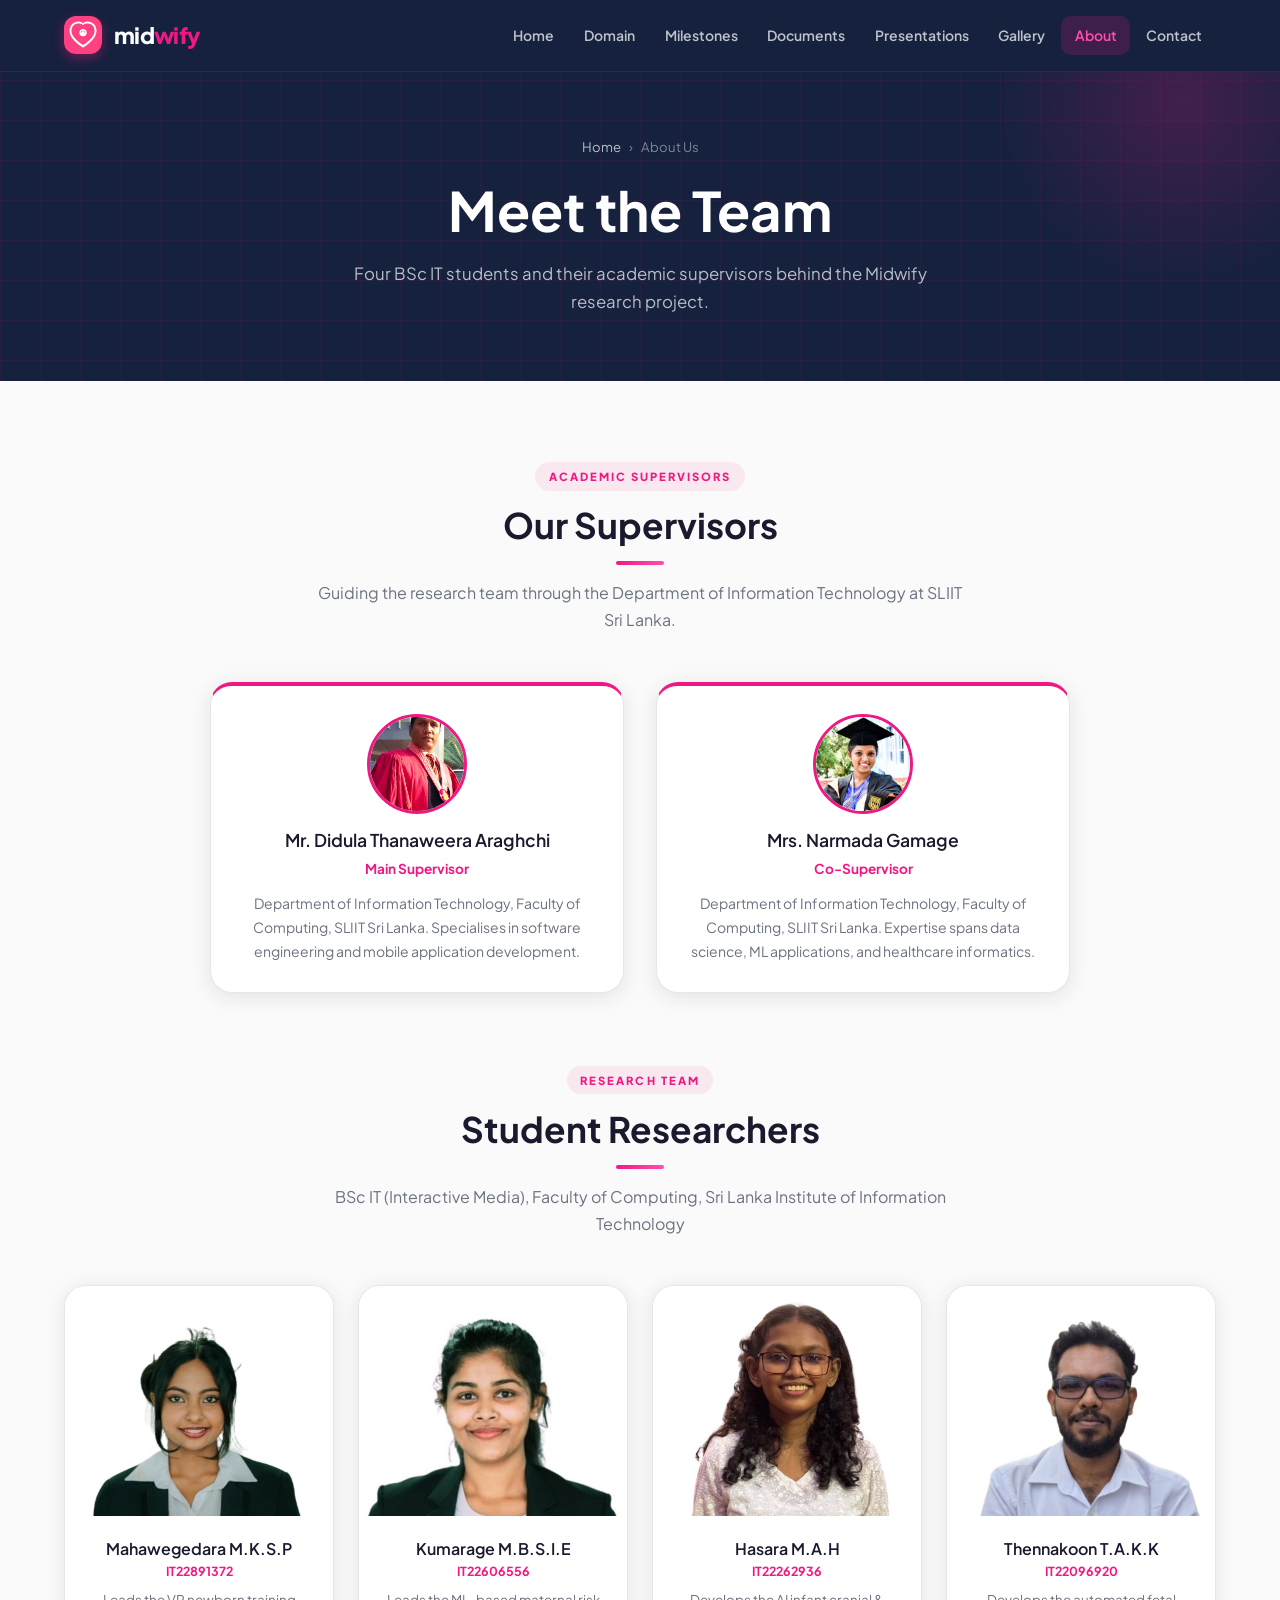
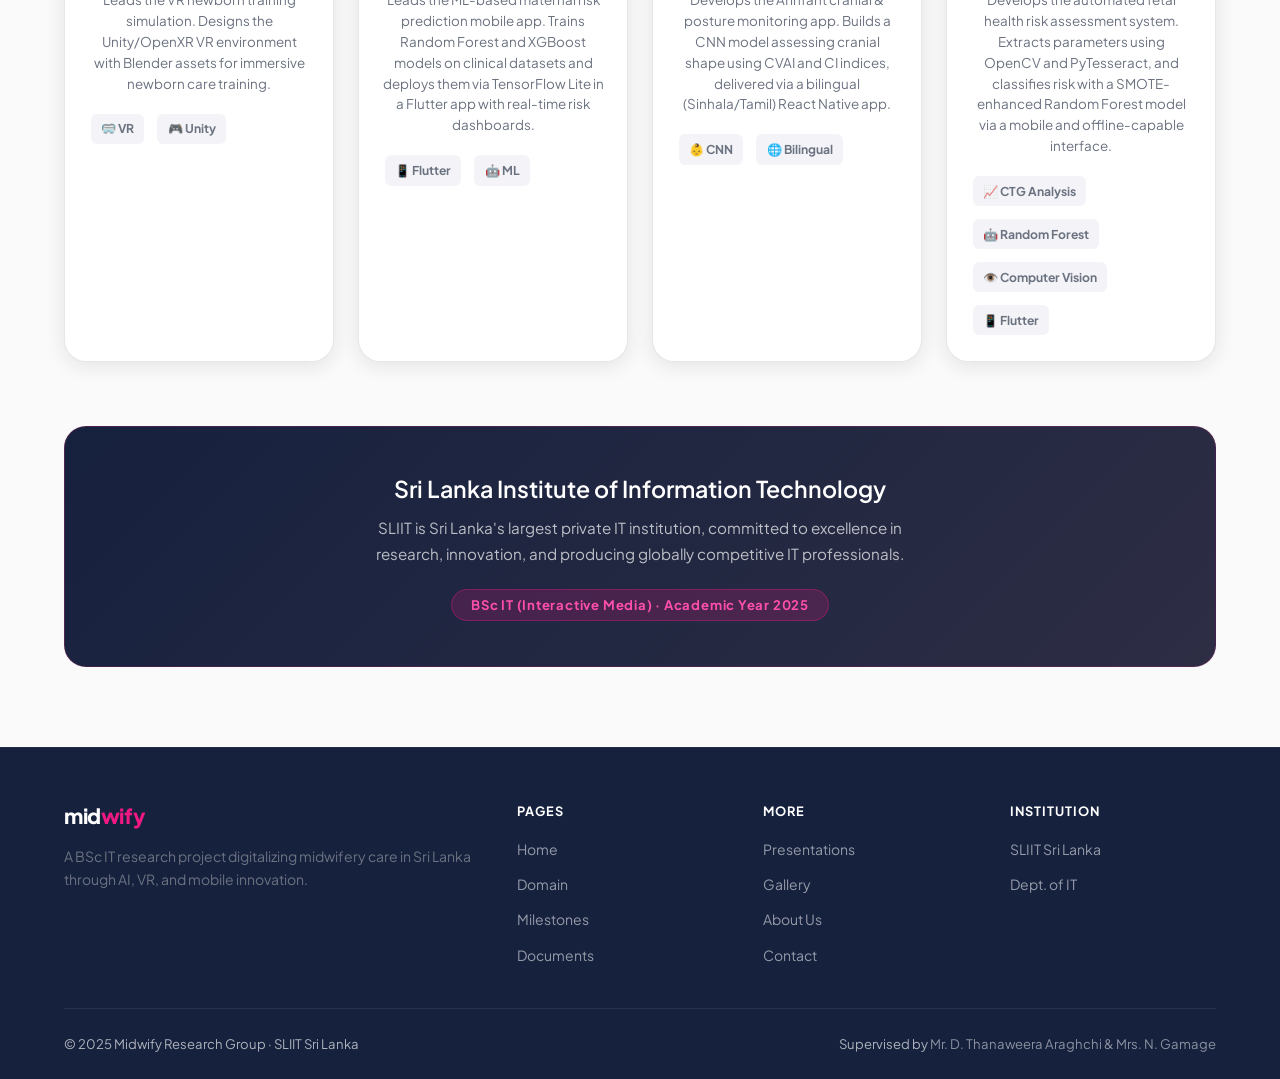
<file: about.html>
<!DOCTYPE html>
<html lang="en">

<head>
    <meta charset="UTF-8" />
    <meta name="viewport" content="width=device-width, initial-scale=1.0" />
    <title>About Us – Midwify | SLIIT Research Team</title>
    <meta name="description"
        content="Meet the team behind Midwify — 4 BSc IT students and their supervisors at SLIIT Sri Lanka." />
    <link rel="stylesheet" href="assets/css/style.css" />
    <link rel="icon" href="assets/images/logo.jpeg" />
</head>

<body>

    <div class="overlay" id="overlay"></div>

    <nav class="navbar" role="navigation" aria-label="Main Navigation">
        <div class="container">
            <a href="index.html" class="nav-brand">
                <div class="nav-logo-wrap"><img src="assets/images/logo.jpeg" alt="Midwify" /></div>
                <span class="nav-wordmark">mid<span>wify</span></span>
            </a>
            <ul class="nav-menu" id="navMenu">
                <li><a href="index.html">Home</a></li>
                <li><a href="domain.html">Domain</a></li>
                <li><a href="milestones.html">Milestones</a></li>
                <li><a href="documents.html">Documents</a></li>
                <li><a href="presentations.html">Presentations</a></li>
                <li><a href="gallery.html">Gallery</a></li>
                <li><a href="about.html">About</a></li>
                <li><a href="contact.html">Contact</a></li>
            </ul>
            <button class="hamburger" id="hamburger" aria-label="Toggle Menu">
                <span></span><span></span><span></span>
            </button>
        </div>
    </nav>

    <div class="page-hero">
        <div class="container">
            <div class="breadcrumb"><a href="index.html">Home</a><span>›</span><span>About Us</span></div>
            <h1>Meet the Team</h1>
            <p>Four BSc IT students and their academic supervisors behind the Midwify research project.</p>
        </div>
    </div>

    <section class="section">
        <div class="container">

            <!-- ── SUPERVISORS FIRST ── -->
            <div class="section-header centered fade-in">
                <span class="section-label">Academic Supervisors</span>
                <h2>Our Supervisors</h2>
                <div class="divider"></div>
                <p>Guiding the research team through the Department of Information Technology at SLIIT Sri Lanka.</p>
            </div>

            <div class="grid-2" style="max-width:860px;margin:0 auto 4.5rem;">
                <div class="card fade-in" style="text-align:center;border-top:4px solid var(--pink);">
                    <img src="assets/images/team/Didula.jpg" alt="Mr. Didula Thanaweera Araghchi"
                        style="width:100px;height:100px;border-radius:50%;object-fit:cover;margin:0 auto 1rem;border:3px solid var(--pink);display:block;" />
                    <h3>Mr. Didula Thanaweera Araghchi</h3>
                    <p style="color:var(--pink);font-weight:700;font-size:0.85rem;margin:0.3rem 0 0.75rem;">Main
                        Supervisor</p>
                    <p style="font-size:0.875rem;">Department of Information Technology, Faculty of Computing, SLIIT Sri
                        Lanka. Specialises in software engineering and mobile application development.</p>
                </div>
                <div class="card fade-in" style="text-align:center;border-top:4px solid var(--pink);">
                    <img src="assets/images/team/Narmada.jpg" alt="Mrs. Narmada Gamage"
                        style="width:100px;height:100px;border-radius:50%;object-fit:cover;margin:0 auto 1rem;border:3px solid var(--pink);display:block;" />
                    <h3>Mrs. Narmada Gamage</h3>
                    <p style="color:var(--pink);font-weight:700;font-size:0.85rem;margin:0.3rem 0 0.75rem;">
                        Co-Supervisor</p>
                    <p style="font-size:0.875rem;">Department of Information Technology, Faculty of Computing, SLIIT Sri
                        Lanka. Expertise spans data science, ML applications, and healthcare informatics.</p>
                </div>
            </div>

            <!-- ── STUDENT RESEARCHERS BELOW ── -->
            <div class="section-header centered fade-in">
                <span class="section-label">Research Team</span>
                <h2>Student Researchers</h2>
                <div class="divider"></div>
                <p>BSc IT (Interactive Media), Faculty of Computing, Sri Lanka Institute of Information Technology</p>
            </div>

            <div class="grid-4" style="margin-bottom:4rem;">

                <div class="team-card fade-in">
                    <img class="team-photo" src="assets/images/team/mahawagedara.jpg" alt="Mahawegedara M.K.S.P" />
                    <div class="team-card-body">
                        <h3>Mahawegedara M.K.S.P</h3>
                        <div class="team-id">IT22891372</div>
                        <div class="team-role">Leads the VR newborn training simulation. Designs the Unity/OpenXR VR
                            environment with Blender assets for immersive newborn care training.</div>
                        <div style="margin-top:1rem;display:flex;flex-wrap:wrap;gap:0.4rem;">
                            <span class="component-tag">🥽 VR</span>
                            <span class="component-tag">🎮 Unity</span>
                        </div>
                    </div>
                </div>

                <div class="team-card fade-in">
                    <img class="team-photo" src="assets/images/team/kumarage.jpeg" alt="Kumarage M.B.S.I.E" />
                    <div class="team-card-body">
                        <h3>Kumarage M.B.S.I.E</h3>
                        <div class="team-id">IT22606556</div>
                        <div class="team-role">Leads the ML-based maternal risk prediction mobile app. Trains Random
                            Forest and XGBoost models on clinical datasets and deploys them via TensorFlow Lite in a
                            Flutter app with real-time risk dashboards.</div>
                        <div style="margin-top:1rem;display:flex;flex-wrap:wrap;gap:0.4rem;">
                            <span class="component-tag">📱 Flutter</span>
                            <span class="component-tag">🤖 ML</span>
                        </div>
                    </div>
                </div>

                <div class="team-card fade-in">
                    <img class="team-photo" src="assets/images/team/hasara.jpg" alt="Hasara M.A.H" />
                    <div class="team-card-body">
                        <h3>Hasara M.A.H</h3>
                        <div class="team-id">IT22262936</div>
                        <div class="team-role">Develops the AI infant cranial &amp; posture monitoring app. Builds a CNN
                            model assessing cranial shape using CVAI and CI indices, delivered via a bilingual
                            (Sinhala/Tamil) React Native app.</div>
                        <div style="margin-top:1rem;display:flex;flex-wrap:wrap;gap:0.4rem;">
                            <span class="component-tag">👶 CNN</span>
                            <span class="component-tag">🌐 Bilingual</span>
                        </div>
                    </div>
                </div>

                <div class="team-card fade-in">
                    <img class="team-photo" src="assets/images/team/thennakoon.jpg" alt="Thennakoon T.A.K.K" />
                    <div class="team-card-body">
                        <h3>Thennakoon T.A.K.K</h3>
                        <div class="team-id">IT22096920</div>
                        <div class="team-role">Develops the automated fetal health risk assessment system. Extracts
                            parameters using OpenCV and PyTesseract, and classifies risk with a SMOTE-enhanced Random
                            Forest model via a mobile and offline-capable interface.</div>
                        <div style="margin-top:1rem;display:flex;flex-wrap:wrap;gap:0.4rem;">
                            <span class="component-tag">📈 CTG Analysis</span>
                            <span class="component-tag">🤖 Random Forest</span>
                            <span class="component-tag">👁️ Computer Vision</span>
                            <span class="component-tag">📱 Flutter</span>
                        </div>
                    </div>
                </div>

            </div>

            <!-- Institution -->
            <div class="fade-in"
                style="background:linear-gradient(135deg,var(--dark-3),var(--dark-2));border-radius:var(--radius-lg);padding:3rem 2rem;text-align:center;border:1px solid rgba(240,25,131,0.2);">
                <h3 style="color:white;margin-bottom:0.75rem;">Sri Lanka Institute of Information Technology</h3>
                <p style="color:rgba(255,255,255,0.7);max-width:580px;margin:0 auto 1.5rem;font-size:0.95rem;">SLIIT is
                    Sri Lanka's largest private IT institution, committed to excellence in research, innovation, and
                    producing globally competitive IT professionals.</p>
                <span
                    style="background:rgba(240,25,131,0.18);border:1px solid rgba(240,25,131,0.35);color:var(--pink-light);padding:0.4rem 1.2rem;border-radius:50px;font-size:0.82rem;font-weight:700;letter-spacing:0.06em;">BSc
                    IT (Interactive Media) · Academic Year 2025</span>
            </div>

        </div>
    </section>

    <footer>
        <div class="container">
            <div class="footer-grid">
                <div class="footer-brand">
                    <h3>mid<span>wify</span></h3>
                    <p>A BSc IT research project digitalizing midwifery care in Sri Lanka through AI, VR, and mobile
                        innovation.</p>
                </div>
                <div class="footer-col">
                    <h4>Pages</h4>
                    <ul>
                        <li><a href="index.html">Home</a></li>
                        <li><a href="domain.html">Domain</a></li>
                        <li><a href="milestones.html">Milestones</a></li>
                        <li><a href="documents.html">Documents</a></li>
                    </ul>
                </div>
                <div class="footer-col">
                    <h4>More</h4>
                    <ul>
                        <li><a href="presentations.html">Presentations</a></li>
                        <li><a href="gallery.html">Gallery</a></li>
                        <li><a href="about.html">About Us</a></li>
                        <li><a href="contact.html">Contact</a></li>
                    </ul>
                </div>
                <div class="footer-col">
                    <h4>Institution</h4>
                    <ul>
                        <li><a href="#">SLIIT Sri Lanka</a></li>
                        <li><a href="#">Dept. of IT</a></li>
                    </ul>
                </div>
            </div>
            <div class="footer-bottom">
                <span>© 2025 Midwify Research Group · SLIIT Sri Lanka</span>
                <span>Supervised by <a href="about.html">Mr. D. Thanaweera Araghchi &amp; Mrs. N. Gamage</a></span>
            </div>
        </div>
    </footer>

    <script src="assets/js/main.js"></script>
</body>

</html>
</file>
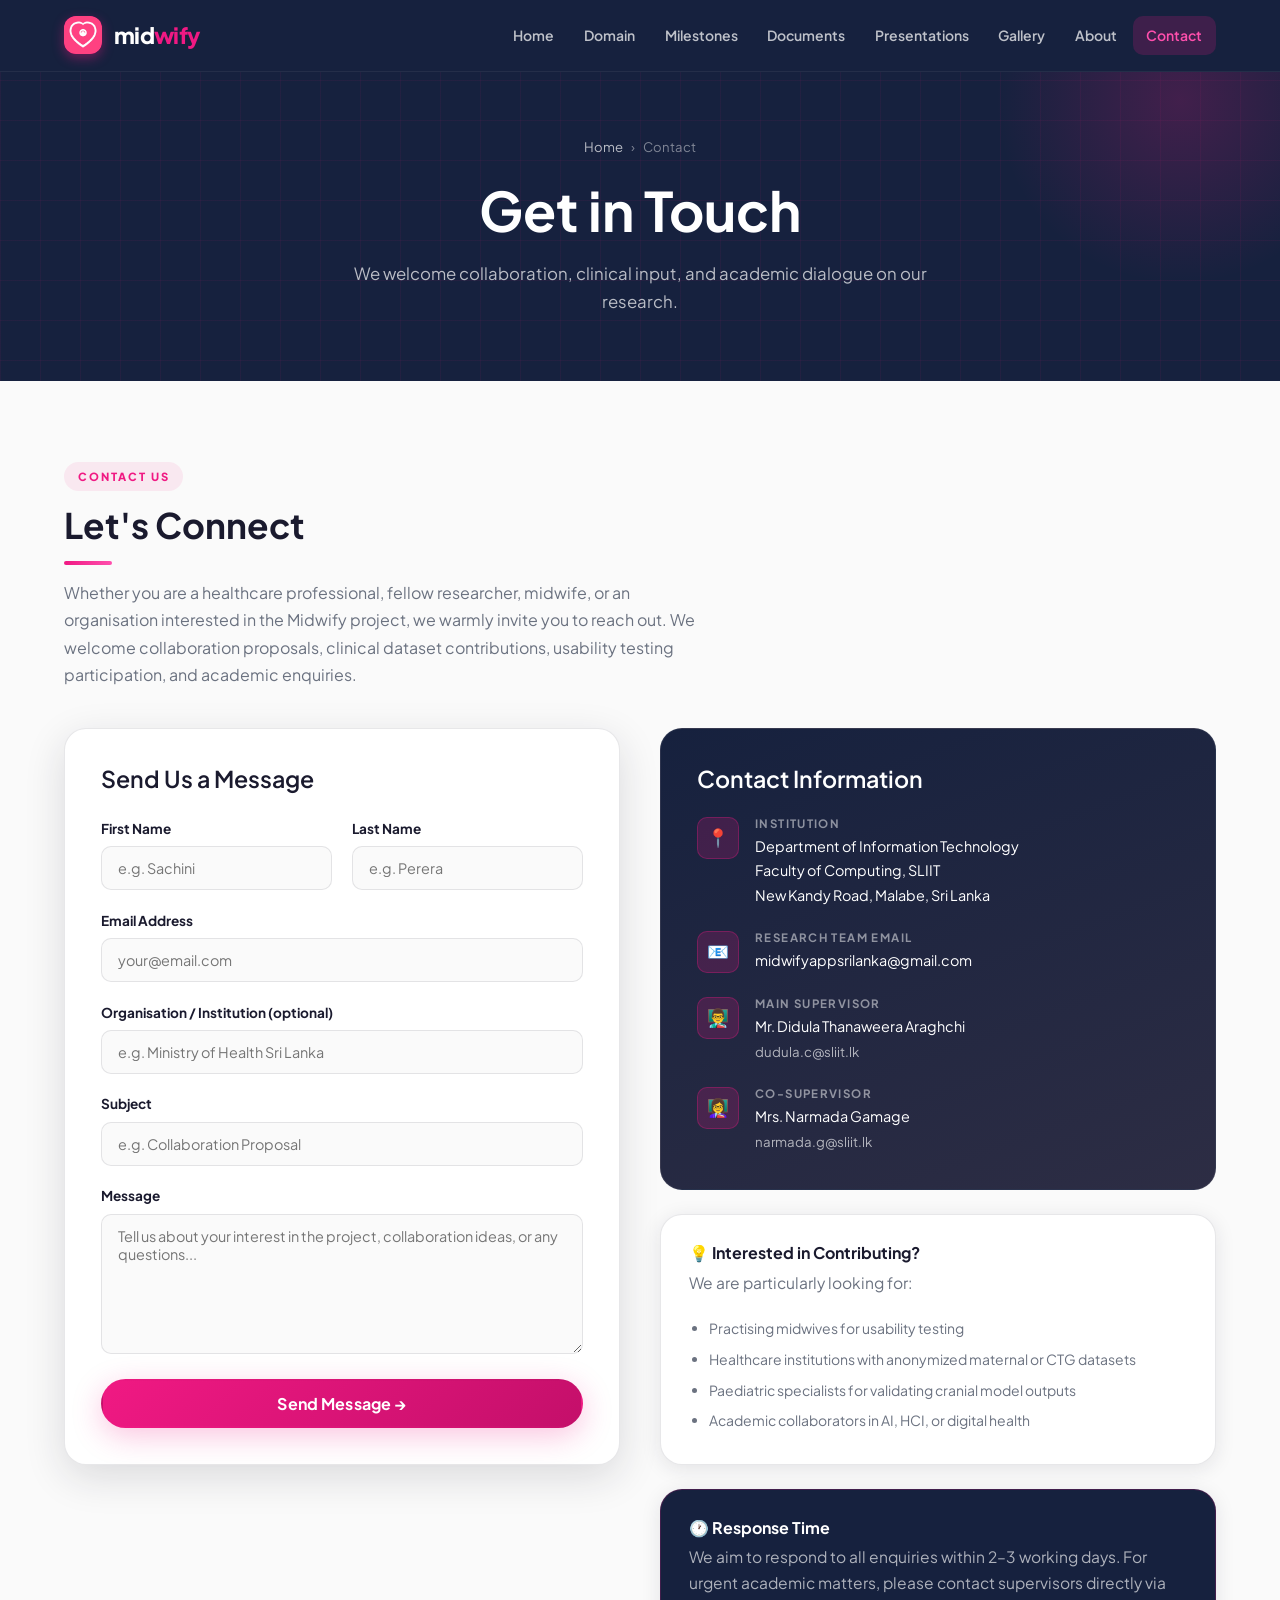
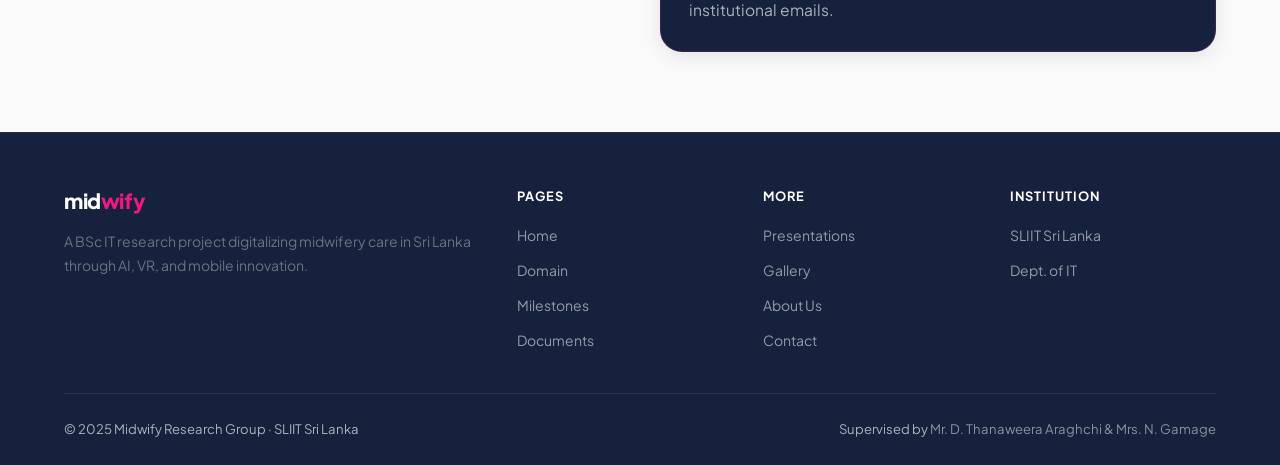
<file: contact.html>
<!DOCTYPE html>
<html lang="en">

<head>
    <meta charset="UTF-8" />
    <meta name="viewport" content="width=device-width, initial-scale=1.0" />
    <title>Contact – Midwify | SLIIT Research</title>
    <meta name="description" content="Get in touch with the Midwify research team at SLIIT Sri Lanka." />
    <link rel="stylesheet" href="assets/css/style.css" />
    <link rel="icon" href="assets/images/logo.jpeg" />
</head>

<body>

    <div class="overlay" id="overlay"></div>

    <nav class="navbar" role="navigation" aria-label="Main Navigation">
        <div class="container">
            <a href="index.html" class="nav-brand">
                <div class="nav-logo-wrap"><img src="assets/images/logo.jpeg" alt="Midwify" /></div>
                <span class="nav-wordmark">mid<span>wify</span></span>
            </a>
            <ul class="nav-menu" id="navMenu">
                <li><a href="index.html">Home</a></li>
                <li><a href="domain.html">Domain</a></li>
                <li><a href="milestones.html">Milestones</a></li>
                <li><a href="documents.html">Documents</a></li>
                <li><a href="presentations.html">Presentations</a></li>
                <li><a href="gallery.html">Gallery</a></li>
                <li><a href="about.html">About</a></li>
                <li><a href="contact.html">Contact</a></li>
            </ul>
            <button class="hamburger" id="hamburger" aria-label="Toggle Menu">
                <span></span><span></span><span></span>
            </button>
        </div>
    </nav>

    <div class="page-hero">
        <div class="container">
            <div class="breadcrumb"><a href="index.html">Home</a><span>›</span><span>Contact</span></div>
            <h1>Get in Touch</h1>
            <p>We welcome collaboration, clinical input, and academic dialogue on our research.</p>
        </div>
    </div>

    <section class="section">
        <div class="container">

            <div class="section-header fade-in" style="max-width:720px;margin-bottom:2.5rem;">
                <span class="section-label">Contact Us</span>
                <h2>Let's Connect</h2>
                <div class="divider"></div>
                <p>Whether you are a healthcare professional, fellow researcher, midwife, or an organisation interested
                    in the Midwify project, we warmly invite you to reach out. We welcome collaboration proposals,
                    clinical dataset contributions, usability testing participation, and academic enquiries.</p>
            </div>

            <div class="grid-2" style="gap:2.5rem;align-items:start;">

                <!-- Form -->
                <div class="contact-form-wrap fade-in">
                    <h3 style="margin-bottom:1.5rem;">Send Us a Message</h3>
                    <form id="contactForm" novalidate>
                        <div class="form-row">
                            <div class="form-group">
                                <label for="firstName">First Name</label>
                                <input type="text" id="firstName" name="firstName" placeholder="e.g. Sachini"
                                    required />
                            </div>
                            <div class="form-group">
                                <label for="lastName">Last Name</label>
                                <input type="text" id="lastName" name="lastName" placeholder="e.g. Perera" required />
                            </div>
                        </div>
                        <div class="form-group">
                            <label for="email">Email Address</label>
                            <input type="email" id="email" name="email" placeholder="your@email.com" required />
                        </div>
                        <div class="form-group">
                            <label for="organisation">Organisation / Institution (optional)</label>
                            <input type="text" id="organisation" name="organisation"
                                placeholder="e.g. Ministry of Health Sri Lanka" />
                        </div>
                        <div class="form-group">
                            <label for="subject">Subject</label>
                            <input type="text" id="subject" name="subject" placeholder="e.g. Collaboration Proposal"
                                required />
                        </div>
                        <div class="form-group">
                            <label for="message">Message</label>
                            <textarea id="message" name="message"
                                placeholder="Tell us about your interest in the project, collaboration ideas, or any questions..."
                                required></textarea>
                        </div>
                        <button type="submit" class="btn btn-primary"
                            style="width:100%;justify-content:center;font-size:1rem;">Send Message →</button>
                    </form>
                </div>

                <!-- Info -->
                <div style="display:flex;flex-direction:column;gap:1.5rem;">

                    <div class="contact-info-card fade-in">
                        <h3>Contact Information</h3>
                        <div class="info-item">
                            <div class="info-icon">📍</div>
                            <div>
                                <h4>Institution</h4>
                                <p>Department of Information Technology<br>Faculty of Computing, SLIIT<br>New Kandy
                                    Road, Malabe, Sri Lanka</p>
                            </div>
                        </div>
                        <div class="info-item">
                            <div class="info-icon">📧</div>
                            <div>
                                <h4>Research Team Email</h4>
                                <p>midwifyappsrilanka@gmail.com</p>
                            </div>
                        </div>
                        <div class="info-item">
                            <div class="info-icon">👨‍🏫</div>
                            <div>
                                <h4>Main Supervisor</h4>
                                <p>Mr. Didula Thanaweera Araghchi<br><span
                                        style="font-size:0.83rem;opacity:0.65;">dudula.c@sliit.lk</span></p>
                            </div>
                        </div>
                        <div class="info-item" style="margin-bottom:0;">
                            <div class="info-icon">👩‍🏫</div>
                            <div>
                                <h4>Co-Supervisor</h4>
                                <p>Mrs. Narmada Gamage<br><span
                                        style="font-size:0.83rem;opacity:0.65;">narmada.g@sliit.lk</span></p>
                            </div>
                        </div>
                    </div>

                    <div class="card fade-in">
                        <h4>💡 Interested in Contributing?</h4>
                        <p style="margin-top:0.5rem;margin-bottom:1rem;">We are particularly looking for:</p>
                        <ul style="padding-left:1.25rem;color:var(--text-muted);font-size:0.875rem;line-height:2.2;">
                            <li>Practising midwives for usability testing</li>
                            <li>Healthcare institutions with anonymized maternal or CTG datasets</li>
                            <li>Paediatric specialists for validating cranial model outputs</li>
                            <li>Academic collaborators in AI, HCI, or digital health</li>
                        </ul>
                    </div>

                    <div class="card fade-in" style="background:var(--dark-3);border-color:rgba(240,25,131,0.2);">
                        <h4 style="color:white;">🕐 Response Time</h4>
                        <p style="margin-top:0.4rem;color:rgba(255,255,255,0.65);">We aim to respond to all enquiries
                            within 2–3 working days. For urgent academic matters, please contact supervisors directly
                            via institutional emails.</p>
                    </div>

                </div>
            </div>
        </div>
    </section>

    <footer>
        <div class="container">
            <div class="footer-grid">
                <div class="footer-brand">
                    <h3>mid<span>wify</span></h3>
                    <p>A BSc IT research project digitalizing midwifery care in Sri Lanka through AI, VR, and mobile
                        innovation.</p>
                </div>
                <div class="footer-col">
                    <h4>Pages</h4>
                    <ul>
                        <li><a href="index.html">Home</a></li>
                        <li><a href="domain.html">Domain</a></li>
                        <li><a href="milestones.html">Milestones</a></li>
                        <li><a href="documents.html">Documents</a></li>
                    </ul>
                </div>
                <div class="footer-col">
                    <h4>More</h4>
                    <ul>
                        <li><a href="presentations.html">Presentations</a></li>
                        <li><a href="gallery.html">Gallery</a></li>
                        <li><a href="about.html">About Us</a></li>
                        <li><a href="contact.html">Contact</a></li>
                    </ul>
                </div>
                <div class="footer-col">
                    <h4>Institution</h4>
                    <ul>
                        <li><a href="#">SLIIT Sri Lanka</a></li>
                        <li><a href="#">Dept. of IT</a></li>
                    </ul>
                </div>
            </div>
            <div class="footer-bottom">
                <span>© 2025 Midwify Research Group · SLIIT Sri Lanka</span>
                <span>Supervised by <a href="about.html">Mr. D. Thanaweera Araghchi & Mrs. N. Gamage</a></span>
            </div>
        </div>
    </footer>

    <script src="assets/js/main.js"></script>
</body>

</html>
</file>
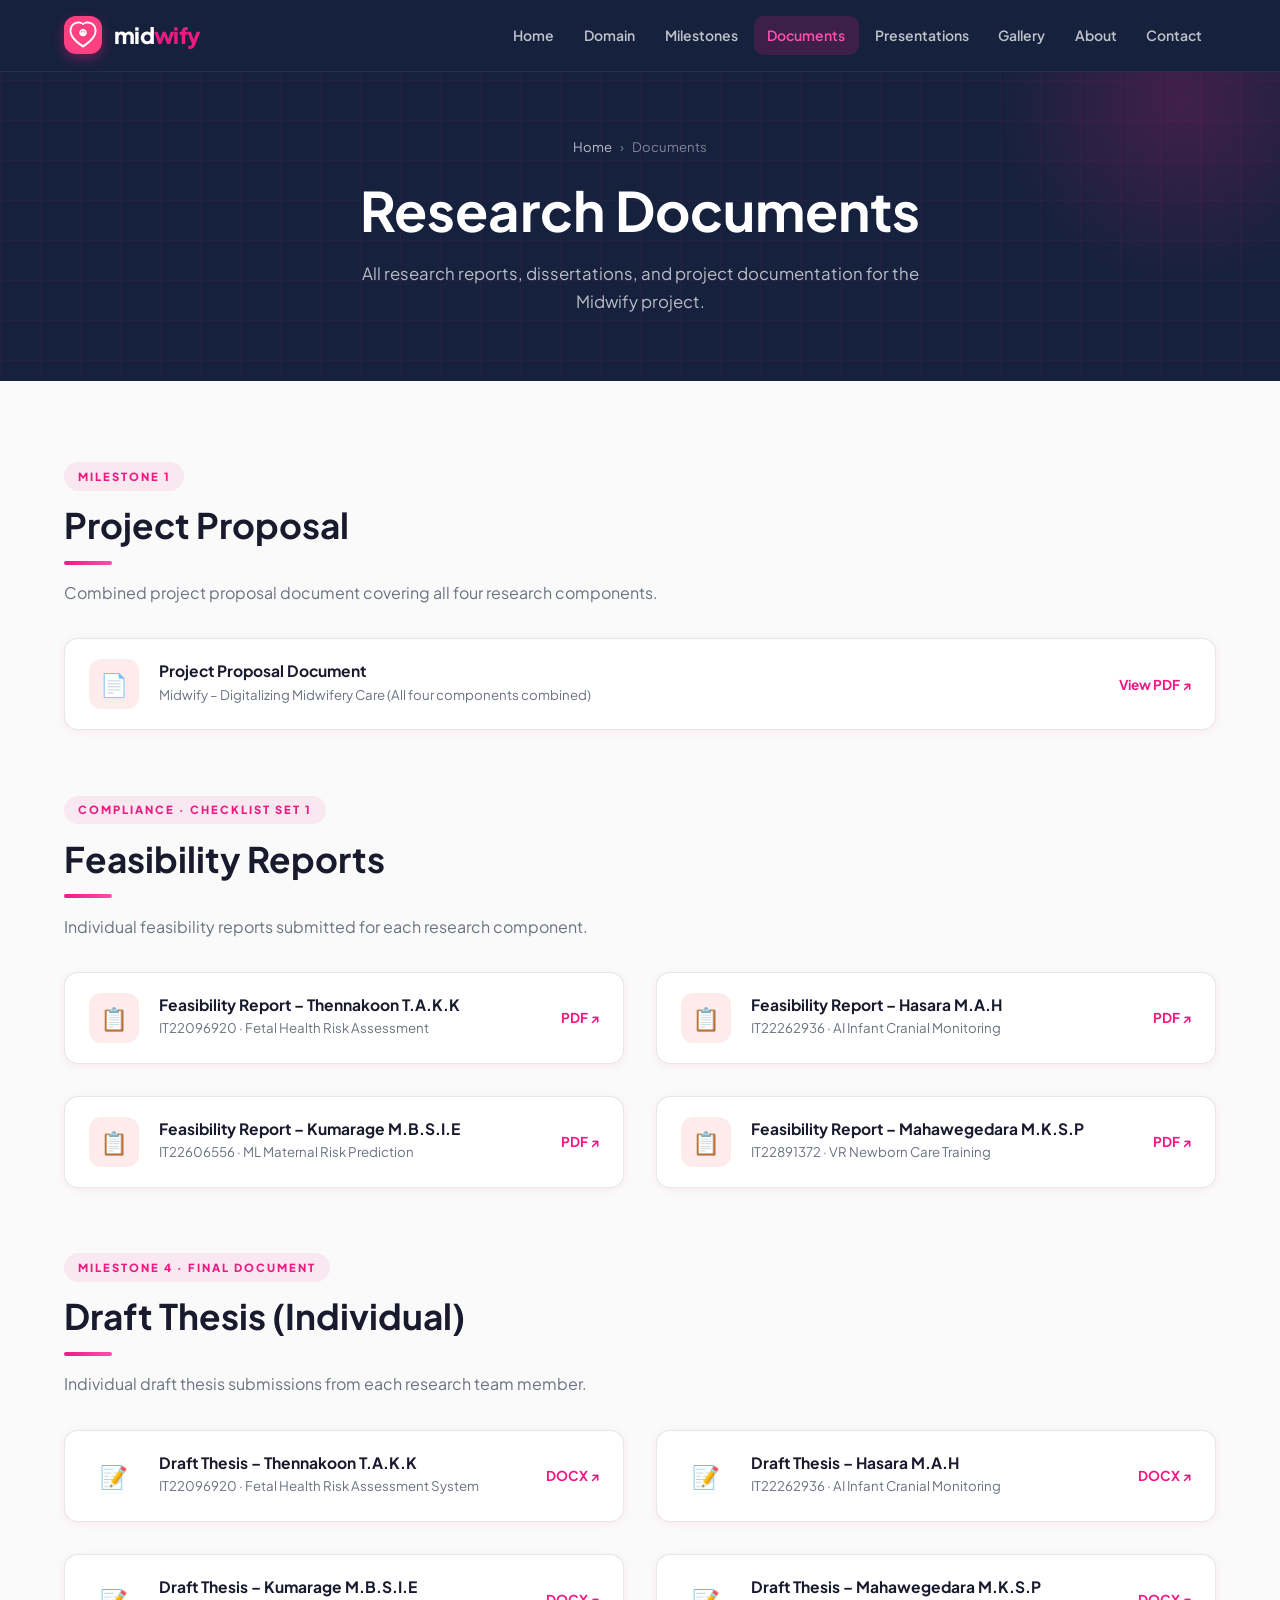
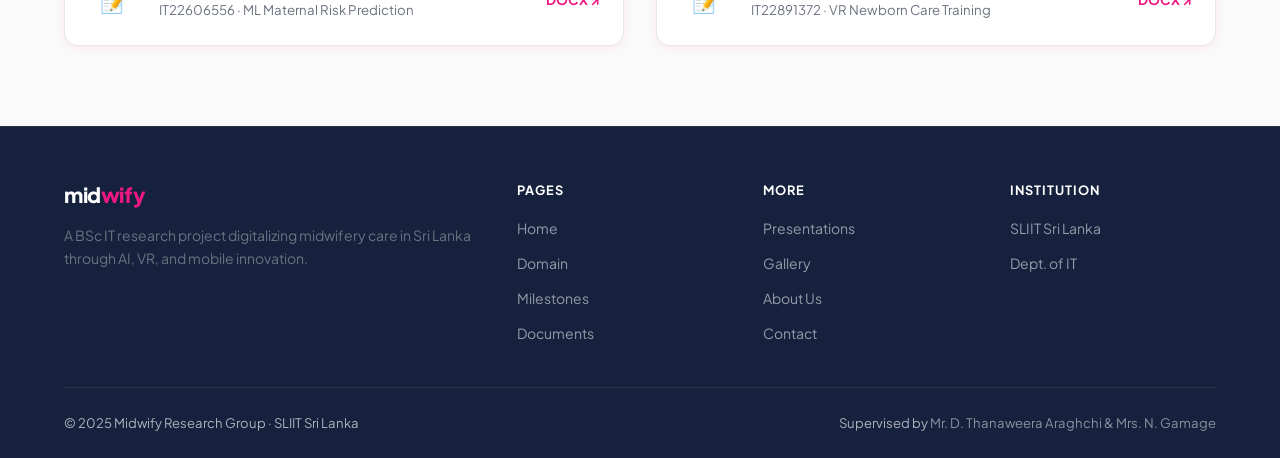
<file: documents.html>
<!DOCTYPE html>
<html lang="en">

<head>
    <meta charset="UTF-8" />
    <meta name="viewport" content="width=device-width, initial-scale=1.0" />
    <title>Documents – Midwify | SLIIT Research</title>
    <meta name="description"
        content="Download and access all research documents for the Midwify project at SLIIT Sri Lanka." />
    <link rel="stylesheet" href="assets/css/style.css" />
    <link rel="icon" href="assets/images/logo.jpeg" />
</head>

<body>

    <div class="overlay" id="overlay"></div>

    <nav class="navbar" role="navigation" aria-label="Main Navigation">
        <div class="container">
            <a href="index.html" class="nav-brand">
                <div class="nav-logo-wrap"><img src="assets/images/logo.jpeg" alt="Midwify" /></div>
                <span class="nav-wordmark">mid<span>wify</span></span>
            </a>
            <ul class="nav-menu" id="navMenu">
                <li><a href="index.html">Home</a></li>
                <li><a href="domain.html">Domain</a></li>
                <li><a href="milestones.html">Milestones</a></li>
                <li><a href="documents.html" class="active">Documents</a></li>
                <li><a href="presentations.html">Presentations</a></li>
                <li><a href="gallery.html">Gallery</a></li>
                <li><a href="about.html">About</a></li>
                <li><a href="contact.html">Contact</a></li>
            </ul>
            <button class="hamburger" id="hamburger" aria-label="Toggle Menu">
                <span></span><span></span><span></span>
            </button>
        </div>
    </nav>

    <div class="page-hero">
        <div class="container">
            <div class="breadcrumb"><a href="index.html">Home</a><span>›</span><span>Documents</span></div>
            <h1>Research Documents</h1>
            <p>All research reports, dissertations, and project documentation for the Midwify project.</p>
        </div>
    </div>

    <section class="section">
        <div class="container">

            <!-- ── Project Proposal ── -->
            <div class="section-header fade-in" style="max-width:680px;margin-bottom:2rem;">
                <span class="section-label">Milestone 1</span>
                <h2>Project Proposal</h2>
                <div class="divider"></div>
                <p>Combined project proposal document covering all four research components.</p>
            </div>

            <div style="display:flex;flex-direction:column;gap:1.5rem;margin-bottom:4rem;" class="fade-in">
                <div class="doc-card">
                    <div class="doc-icon pdf">📄</div>
                    <div class="doc-info">
                        <h4>Project Proposal Document</h4>
                        <p>Midwify – Digitalizing Midwifery Care (All four components combined)</p>
                    </div>
                    <a href="docs/document/2.Proposal%20Document/Proposal%20Document%20(one%20doc).pdf"
                        class="doc-download" target="_blank">View PDF ↗</a>
                </div>
            </div>

            <!-- ── Feasibility / CheckList Set 1 ── -->
            <div class="section-header fade-in" style="max-width:680px;margin-bottom:2rem;">
                <span class="section-label">Compliance · CheckList Set 1</span>
                <h2>Feasibility Reports</h2>
                <div class="divider"></div>
                <p>Individual feasibility reports submitted for each research component.</p>
            </div>

            <div class="grid-2 fade-in" style="margin-bottom:4rem;">
                <div class="doc-card">
                    <div class="doc-icon pdf">📋</div>
                    <div class="doc-info">
                        <h4>Feasibility Report – Thennakoon T.A.K.K</h4>
                        <p>IT22096920 · Fetal Health Risk Assessment</p>
                    </div>
                    <a href="docs/document/3.CheckList%20Documents/CheckList%20set%201/Feasibility%20Report%20IT22096920.pdf"
                        class="doc-download" target="_blank">PDF ↗</a>
                </div>
                <div class="doc-card">
                    <div class="doc-icon pdf">📋</div>
                    <div class="doc-info">
                        <h4>Feasibility Report – Hasara M.A.H</h4>
                        <p>IT22262936 · AI Infant Cranial Monitoring</p>
                    </div>
                    <a href="docs/document/3.CheckList%20Documents/CheckList%20set%201/Feasibility%20Report%20IT22262936.pdf"
                        class="doc-download" target="_blank">PDF ↗</a>
                </div>
                <div class="doc-card">
                    <div class="doc-icon pdf">📋</div>
                    <div class="doc-info">
                        <h4>Feasibility Report – Kumarage M.B.S.I.E</h4>
                        <p>IT22606556 · ML Maternal Risk Prediction</p>
                    </div>
                    <a href="docs/document/3.CheckList%20Documents/CheckList%20set%201/Feasibility%20Report%20IT22606556.pdf"
                        class="doc-download" target="_blank">PDF ↗</a>
                </div>
                <div class="doc-card">
                    <div class="doc-icon pdf">📋</div>
                    <div class="doc-info">
                        <h4>Feasibility Report – Mahawegedara M.K.S.P</h4>
                        <p>IT22891372 · VR Newborn Care Training</p>
                    </div>
                    <a href="docs/document/3.CheckList%20Documents/CheckList%20set%201/Feasibility%20Report%20IT22891372.pdf"
                        class="doc-download" target="_blank">PDF ↗</a>
                </div>
            </div>

            <!-- ── Draft Thesis ── -->
            <div class="section-header fade-in" style="max-width:680px;margin-bottom:2rem;">
                <span class="section-label">Milestone 4 · Final Document</span>
                <h2>Draft Thesis (Individual)</h2>
                <div class="divider"></div>
                <p>Individual draft thesis submissions from each research team member.</p>
            </div>

            <div class="grid-2 fade-in">
                <div class="doc-card">
                    <div class="doc-icon word">📝</div>
                    <div class="doc-info">
                        <h4>Draft Thesis – Thennakoon T.A.K.K</h4>
                        <p>IT22096920 · Fetal Health Risk Assessment System</p>
                    </div>
                    <a href="docs/document/4.Final%20Document/Members%20Thesis/IT22096920_Thesis_Draft.docx"
                        class="doc-download" target="_blank">DOCX ↗</a>
                </div>
                <div class="doc-card">
                    <div class="doc-icon word">📝</div>
                    <div class="doc-info">
                        <h4>Draft Thesis – Hasara M.A.H</h4>
                        <p>IT22262936 · AI Infant Cranial Monitoring</p>
                    </div>
                    <a href="docs/document/4.Final%20Document/Members%20Thesis/IT22262936_Thesis_Draft.docx"
                        class="doc-download" target="_blank">DOCX ↗</a>
                </div>
                <div class="doc-card">
                    <div class="doc-icon word">📝</div>
                    <div class="doc-info">
                        <h4>Draft Thesis – Kumarage M.B.S.I.E</h4>
                        <p>IT22606556 · ML Maternal Risk Prediction</p>
                    </div>
                    <a href="docs/document/4.Final%20Document/Members%20Thesis/IT22606556_Thesis_Draft.docx"
                        class="doc-download" target="_blank">DOCX ↗</a>
                </div>
                <div class="doc-card">
                    <div class="doc-icon word">📝</div>
                    <div class="doc-info">
                        <h4>Draft Thesis – Mahawegedara M.K.S.P</h4>
                        <p>IT22891372 · VR Newborn Care Training</p>
                    </div>
                    <a href="docs/document/4.Final%20Document/Members%20Thesis/IT22891372_Thesis_Draft.docx"
                        class="doc-download" target="_blank">DOCX ↗</a>
                </div>
            </div>

        </div>
    </section>

    <footer>
        <div class="container">
            <div class="footer-grid">
                <div class="footer-brand">
                    <h3>mid<span>wify</span></h3>
                    <p>A BSc IT research project digitalizing midwifery care in Sri Lanka through AI, VR, and mobile
                        innovation.</p>
                </div>
                <div class="footer-col">
                    <h4>Pages</h4>
                    <ul>
                        <li><a href="index.html">Home</a></li>
                        <li><a href="domain.html">Domain</a></li>
                        <li><a href="milestones.html">Milestones</a></li>
                        <li><a href="documents.html">Documents</a></li>
                    </ul>
                </div>
                <div class="footer-col">
                    <h4>More</h4>
                    <ul>
                        <li><a href="presentations.html">Presentations</a></li>
                        <li><a href="gallery.html">Gallery</a></li>
                        <li><a href="about.html">About Us</a></li>
                        <li><a href="contact.html">Contact</a></li>
                    </ul>
                </div>
                <div class="footer-col">
                    <h4>Institution</h4>
                    <ul>
                        <li><a href="#">SLIIT Sri Lanka</a></li>
                        <li><a href="#">Dept. of IT</a></li>
                    </ul>
                </div>
            </div>
            <div class="footer-bottom">
                <span>© 2025 Midwify Research Group · SLIIT Sri Lanka</span>
                <span>Supervised by <a href="about.html">Mr. D. Thanaweera Araghchi &amp; Mrs. N. Gamage</a></span>
            </div>
        </div>
    </footer>

    <script src="assets/js/main.js"></script>
</body>

</html>
</file>
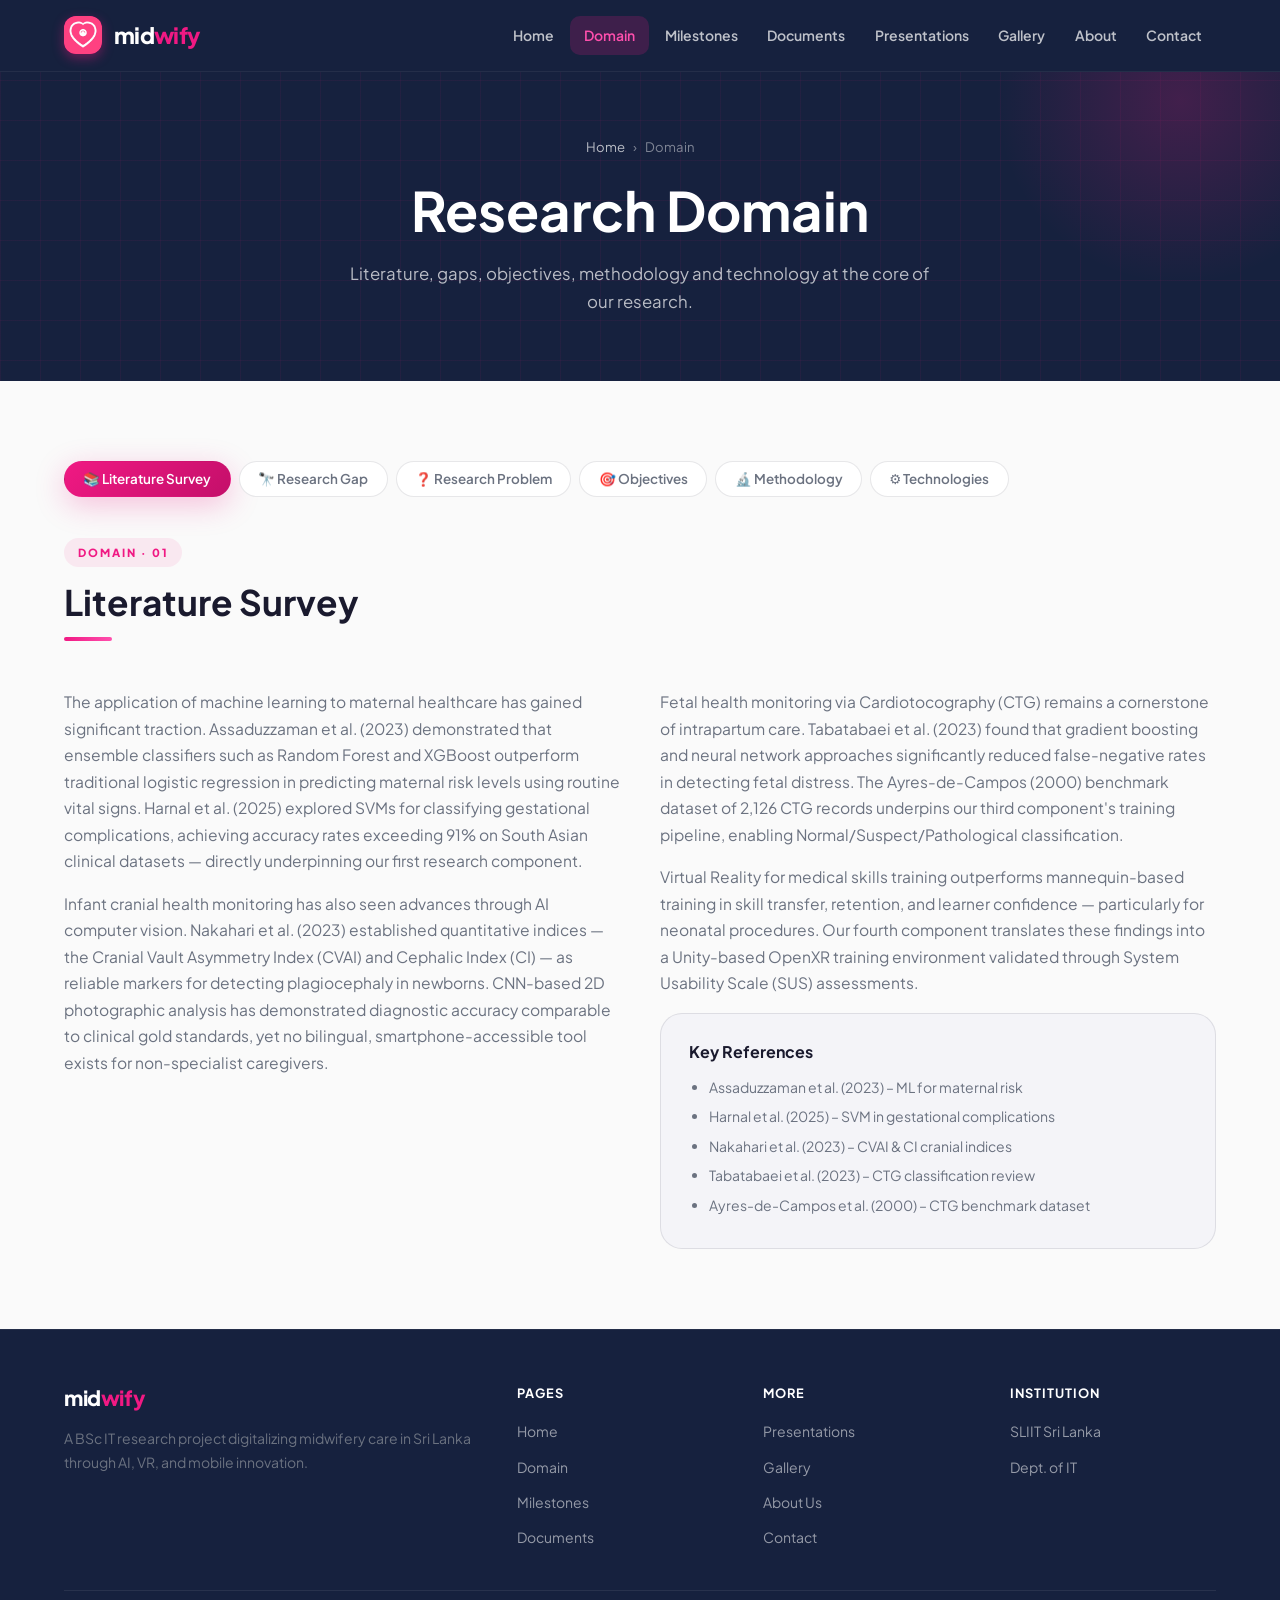
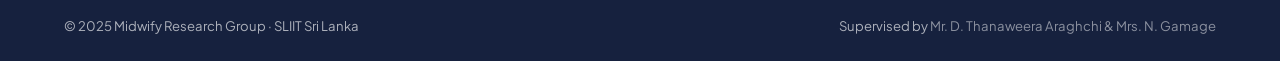
<file: domain.html>
<!DOCTYPE html>
<html lang="en">

<head>
    <meta charset="UTF-8" />
    <meta name="viewport" content="width=device-width, initial-scale=1.0" />
    <title>Research Domain – Midwify | SLIIT Research</title>
    <meta name="description"
        content="Explore the research domain of Midwify: literature survey, research gap, problem statement, objectives, methodology, and technologies." />
    <link rel="stylesheet" href="assets/css/style.css" />
    <link rel="icon" href="assets/images/logo.jpeg" />
</head>

<body>

    <div class="overlay" id="overlay"></div>

    <nav class="navbar" role="navigation" aria-label="Main Navigation">
        <div class="container">
            <a href="index.html" class="nav-brand">
                <div class="nav-logo-wrap"><img src="assets/images/logo.jpeg" alt="Midwify" /></div>
                <span class="nav-wordmark">mid<span>wify</span></span>
            </a>
            <ul class="nav-menu" id="navMenu">
                <li><a href="index.html">Home</a></li>
                <li><a href="domain.html">Domain</a></li>
                <li><a href="milestones.html">Milestones</a></li>
                <li><a href="documents.html">Documents</a></li>
                <li><a href="presentations.html">Presentations</a></li>
                <li><a href="gallery.html">Gallery</a></li>
                <li><a href="about.html">About</a></li>
                <li><a href="contact.html">Contact</a></li>
            </ul>
            <button class="hamburger" id="hamburger" aria-label="Toggle Menu">
                <span></span><span></span><span></span>
            </button>
        </div>
    </nav>

    <div class="page-hero">
        <div class="container">
            <div class="breadcrumb"><a href="index.html">Home</a><span>›</span><span>Domain</span></div>
            <h1>Research Domain</h1>
            <p>Literature, gaps, objectives, methodology and technology at the core of our research.</p>
        </div>
    </div>

    <section class="section">
        <div class="container">
            <div class="domain-tabs fade-in" role="tablist">
                <button class="tab-btn active" data-tab="tab-literature" role="tab">📚 Literature Survey</button>
                <button class="tab-btn" data-tab="tab-gap" role="tab">🔭 Research Gap</button>
                <button class="tab-btn" data-tab="tab-problem" role="tab">❓ Research Problem</button>
                <button class="tab-btn" data-tab="tab-objectives" role="tab">🎯 Objectives</button>
                <button class="tab-btn" data-tab="tab-methodology" role="tab">🔬 Methodology</button>
                <button class="tab-btn" data-tab="tab-technologies" role="tab">⚙️ Technologies</button>
            </div>

            <!-- Tab 1: Literature -->
            <div id="tab-literature" class="tab-panel active" role="tabpanel">
                <div class="section-header fade-in">
                    <span class="section-label">Domain · 01</span>
                    <h2>Literature Survey</h2>
                    <div class="divider"></div>
                </div>
                <div class="grid-2" style="gap:2.5rem;align-items:start;">
                    <div class="fade-in">
                        <p>The application of machine learning to maternal healthcare has gained significant traction.
                            Assaduzzaman et al. (2023) demonstrated that ensemble classifiers such as Random Forest and
                            XGBoost outperform traditional logistic regression in predicting maternal risk levels using
                            routine vital signs. Harnal et al. (2025) explored SVMs for classifying gestational
                            complications, achieving accuracy rates exceeding 91% on South Asian clinical datasets —
                            directly underpinning our first research component.</p>
                        <p>Infant cranial health monitoring has also seen advances through AI computer vision. Nakahari
                            et al. (2023) established quantitative indices — the Cranial Vault Asymmetry Index (CVAI)
                            and Cephalic Index (CI) — as reliable markers for detecting plagiocephaly in newborns.
                            CNN-based 2D photographic analysis has demonstrated diagnostic accuracy comparable to
                            clinical gold standards, yet no bilingual, smartphone-accessible tool exists for
                            non-specialist caregivers.</p>
                    </div>
                    <div class="fade-in">
                        <p>Fetal health monitoring via Cardiotocography (CTG) remains a cornerstone of intrapartum care.
                            Tabatabaei et al. (2023) found that gradient boosting and neural network approaches
                            significantly reduced false-negative rates in detecting fetal distress. The Ayres-de-Campos
                            (2000) benchmark dataset of 2,126 CTG records underpins our third component's training
                            pipeline, enabling Normal/Suspect/Pathological classification.</p>
                        <p>Virtual Reality for medical skills training outperforms mannequin-based training in skill
                            transfer, retention, and learner confidence — particularly for neonatal procedures. Our
                            fourth component translates these findings into a Unity-based OpenXR training environment
                            validated through System Usability Scale (SUS) assessments.</p>
                        <div class="card" style="background:var(--bg-alt);box-shadow:none;margin-top:1rem;">
                            <h4>Key References</h4>
                            <ul
                                style="margin-top:0.75rem;padding-left:1.25rem;color:var(--text-muted);font-size:0.875rem;line-height:2.1;">
                                <li>Assaduzzaman et al. (2023) – ML for maternal risk</li>
                                <li>Harnal et al. (2025) – SVM in gestational complications</li>
                                <li>Nakahari et al. (2023) – CVAI &amp; CI cranial indices</li>
                                <li>Tabatabaei et al. (2023) – CTG classification review</li>
                                <li>Ayres-de-Campos et al. (2000) – CTG benchmark dataset</li>
                            </ul>
                        </div>
                    </div>
                </div>
            </div>

            <!-- Tab 2: Gap -->
            <div id="tab-gap" class="tab-panel" role="tabpanel">
                <div class="section-header fade-in">
                    <span class="section-label">Domain · 02</span>
                    <h2>Research Gap</h2>
                    <div class="divider"></div>
                </div>
                <div class="grid-2" style="gap:1.5rem;">
                    <div class="card fade-in" style="border-left:4px solid var(--danger);">
                        <div class="card-icon" style="background:rgba(239,68,68,0.08);">📵</div>
                        <h3>No Midwife-Focused ML Apps</h3>
                        <p>Existing maternal risk tools target hospital clinicians, not community-level midwives
                            operating with limited infrastructure.</p>
                    </div>
                    <div class="card fade-in" style="border-left:4px solid var(--pink);">
                        <div class="card-icon">📊</div>
                        <h3>No Real-Time Risk Visualization</h3>
                        <p>Current systems lack intuitive dashboards that translate ML outputs into actionable clinical
                            guidance for field practitioners.</p>
                    </div>
                    <div class="card fade-in" style="border-left:4px solid var(--danger);">
                        <div class="card-icon" style="background:rgba(239,68,68,0.08);">🔔</div>
                        <h3>No Voice or Haptic Alerts</h3>
                        <p>Alert mechanisms are visual-only; no voice or haptic notification system exists for
                            hands-free midwifery workflows.</p>
                    </div>
                    <div class="card fade-in" style="border-left:4px solid var(--pink);">
                        <div class="card-icon">🌐</div>
                        <h3>No Bilingual (Sinhala/Tamil) Tools</h3>
                        <p>All identified health applications are English-medium, excluding Sri Lanka's Sinhala- and
                            Tamil-speaking population.</p>
                    </div>
                    <div class="card fade-in" style="border-left:4px solid var(--danger);">
                        <div class="card-icon" style="background:rgba(239,68,68,0.08);">📡</div>
                        <h3>No Offline-Capable AI for Rural Sri Lanka</h3>
                        <p>Cloud-dependent AI tools are impractical in rural areas where internet access is unreliable.
                            No offline-first ML deployment exists.</p>
                    </div>
                    <div class="card fade-in" style="border-left:4px solid var(--pink);">
                        <div class="card-icon">🥽</div>
                        <h3>No Integrated VR + Postnatal Tools</h3>
                        <p>No single platform combines immersive VR newborn-handling training with a postnatal care
                            companion app.</p>
                    </div>
                </div>
            </div>

            <!-- Tab 3: Problem -->
            <div id="tab-problem" class="tab-panel" role="tabpanel">
                <div class="section-header fade-in">
                    <span class="section-label">Domain · 03</span>
                    <h2>Research Problem</h2>
                    <div class="divider"></div>
                </div>
                <div class="grid-2" style="gap:3rem;align-items:center;">
                    <div class="fade-in">
                        <p style="font-size:1.05rem;line-height:1.85;margin-bottom:1.5rem;">Sri Lankan midwives — who
                            serve as the primary maternal healthcare touchpoint for a large proportion of the country's
                            rural population — currently operate without intelligent, real-time digital decision-support
                            tools. Critical clinical judgments including maternal risk stratification, infant cranial
                            health assessment, fetal distress detection, and newborn handling training are executed
                            through manual, experience-dependent processes prone to variability, delay, and error. No
                            locally adapted, bilingual, offline-capable digital platform accounts for the unique
                            linguistic, infrastructural, and clinical conditions of Sri Lanka's midwifery sector.</p>
                        <div class="card"
                            style="background:linear-gradient(135deg,var(--dark-3),var(--dark-2));border:none;">
                            <h3
                                style="color:white;font-size:0.9rem;font-weight:800;letter-spacing:0.06em;text-transform:uppercase;margin-bottom:0.75rem;">
                                Research Question</h3>
                            <p style="color:rgba(255,255,255,0.85);line-height:1.75;font-size:0.95rem;">How can
                                integrated digital technologies — including ML, computer vision, mobile development, and
                                VR — be effectively designed, developed, and evaluated to enhance midwives'
                                decision-making capacity and care delivery in the Sri Lankan healthcare context?</p>
                        </div>
                    </div>
                    <div class="fade-in" style="display:flex;flex-direction:column;gap:1.25rem;">
                        <div
                            style="background:var(--bg-alt);border-radius:var(--radius);padding:1.5rem;border-left:4px solid var(--danger);">
                            <h4>Core Challenge</h4>
                            <p style="margin-top:0.4rem;">Midwives lack real-time intelligent tools for detecting
                                maternal and fetal risks.</p>
                        </div>
                        <div
                            style="background:var(--bg-alt);border-radius:var(--radius);padding:1.5rem;border-left:4px solid var(--warning);">
                            <h4>Context</h4>
                            <p style="margin-top:0.4rem;">Rural Sri Lanka, limited connectivity, bilingual population,
                                primary care setting.</p>
                        </div>
                        <div
                            style="background:var(--bg-alt);border-radius:var(--radius);padding:1.5rem;border-left:4px solid var(--success);">
                            <h4>Proposed Solution</h4>
                            <p style="margin-top:0.4rem;">Four integrated digital tools covering risk prediction, infant
                                monitoring, CTG assessment, and VR training.</p>
                        </div>
                    </div>
                </div>
            </div>

            <!-- Tab 4: Objectives -->
            <div id="tab-objectives" class="tab-panel" role="tabpanel">
                <div class="section-header fade-in">
                    <span class="section-label">Domain · 04</span>
                    <h2>Objectives</h2>
                    <div class="divider"></div>
                </div>
                <div class="card fade-in" style="margin-bottom:2rem;border-left:5px solid var(--pink);">
                    <h3>Main Objective</h3>
                    <p style="font-size:1rem;margin-top:0.5rem;">To design, develop, and evaluate four integrated
                        digital tools — leveraging ML, AI computer vision, mobile technology, and VR — that enhance the
                        clinical decision-making capacity, diagnostic accuracy, and practical training of midwives
                        within the Sri Lankan maternal healthcare system.</p>
                </div>
                <div class="grid-2" style="gap:1.5rem;">
                    <div class="card fade-in">
                        <div class="card-icon">📱</div>
                        <h3>Component 1 – Maternal Risk ML</h3>
                        <ul
                            style="margin-top:0.75rem;padding-left:1.25rem;color:var(--text-muted);font-size:0.875rem;line-height:2.1;">
                            <li>Collect and preprocess a Sri Lankan maternal clinical dataset</li>
                            <li>Train Random Forest and XGBoost for risk classification</li>
                            <li>Deploy via TensorFlow Lite on a Flutter mobile app</li>
                            <li>Implement real-time visualization with voice/haptic alerts</li>
                            <li>Evaluate accuracy and usability with midwifery practitioners</li>
                        </ul>
                    </div>
                    <div class="card fade-in">
                        <div class="card-icon">👶</div>
                        <h3>Component 2 – Infant Cranial AI</h3>
                        <ul
                            style="margin-top:0.75rem;padding-left:1.25rem;color:var(--text-muted);font-size:0.875rem;line-height:2.1;">
                            <li>Build a CNN-based infant head image classification model</li>
                            <li>Implement CVAI and CI metric computation from 2D photos</li>
                            <li>Develop a bilingual Sinhala/Tamil React Native application</li>
                            <li>Integrate posture assessment functionality</li>
                            <li>Validate with paediatric experts and caregivers</li>
                        </ul>
                    </div>
                    <div class="card fade-in">
                        <div class="card-icon">🫀</div>
                        <h3>Component 3 – CTG Assessment</h3>
                        <ul
                            style="margin-top:0.75rem;padding-left:1.25rem;color:var(--text-muted);font-size:0.875rem;line-height:2.1;">
                            <li>Preprocess the Ayres-de-Campos CTG benchmark dataset</li>
                            <li>Train SVM and ensemble classifiers for 3-class fetal status</li>
                            <li>Expose model via a Flask REST API backend</li>
                            <li>Build a dashboard with Chart.js visualizations</li>
                            <li>Evaluate against clinical baselines</li>
                        </ul>
                    </div>
                    <div class="card fade-in">
                        <div class="card-icon">🥽</div>
                        <h3>Component 4 – VR Training</h3>
                        <ul
                            style="margin-top:0.75rem;padding-left:1.25rem;color:var(--text-muted);font-size:0.875rem;line-height:2.1;">
                            <li>Model a newborn handling simulation in Unity/Blender</li>
                            <li>Implement OpenXR-compatible VR interactions</li>
                            <li>Integrate Google Speech API for voice instructions</li>
                            <li>Develop a companion postnatal Flutter mobile app</li>
                            <li>Conduct SUS testing with 15–20 midwifery students</li>
                        </ul>
                    </div>
                </div>
            </div>

            <!-- Tab 5: Methodology -->
            <div id="tab-methodology" class="tab-panel" role="tabpanel">
                <div class="section-header fade-in">
                    <span class="section-label">Domain · 05</span>
                    <h2>Methodology</h2>
                    <div class="divider"></div>
                </div>
                <div class="grid-2" style="gap:2.5rem;align-items:start;">
                    <div class="fade-in">
                        <p>The research employs an iterative, human-centred development methodology. Structured
                            requirement-gathering sessions are conducted with practising midwives, midwifery educators,
                            and healthcare administrators. Semi-structured interviews and observational workflows are
                            analyzed to identify priority clinical pain points and translate them into precise
                            functional and non-functional requirements for each of the four components.</p>
                        <p>Dataset collection and preprocessing form the technical foundation. Maternal records are
                            aggregated, cleaned using Pandas, and balanced via SMOTE oversampling. A curated infant
                            photographic dataset is labeled by paediatric specialists and augmented through rotation and
                            brightness variation. The Ayres-de-Campos CTG dataset serves as the benchmark for the fetal
                            health component. All ML models — Random Forest, CNN — are trained in TensorFlow and
                            compressed to TFLite for on-device offline inference.</p>
                        <p>Development follows Flutter and React Native frameworks for mobile, with Firebase providing
                            authentication and real-time sync. The VR component is built in Unity 2023 LTS with OpenXR,
                            modeled in Blender, and tested across Meta Quest and PC VR headsets. Summative SUS
                            evaluation involves 15–20 midwifery students from an affiliated healthcare institution.</p>
                    </div>
                    <div class="fade-in" style="display:flex;flex-direction:column;gap:1.25rem;">
                        <div class="card" style="border-top:4px solid var(--pink);">
                            <h4>Phase 1 · Requirements</h4>
                            <p style="font-size:0.875rem;margin-top:0.4rem;">Midwife interviews, workflow analysis,
                                stakeholder mapping, feature specification.</p>
                        </div>
                        <div class="card" style="border-top:4px solid var(--pink-light);">
                            <h4>Phase 2 · Data & Modelling</h4>
                            <p style="font-size:0.875rem;margin-top:0.4rem;">Dataset collection, preprocessing (Pandas,
                                SMOTE), model training (RF, CNN, SVM, TFLite).</p>
                        </div>
                        <div class="card" style="border-top:4px solid var(--success);">
                            <h4>Phase 3 · Development</h4>
                            <p style="font-size:0.875rem;margin-top:0.4rem;">Flutter & React Native apps, Flask API,
                                Unity/OpenXR VR environment, Firebase integration.</p>
                        </div>
                        <div class="card" style="border-top:4px solid var(--warning);">
                            <h4>Phase 4 · Evaluation</h4>
                            <p style="font-size:0.875rem;margin-top:0.4rem;">SUS usability testing, ML accuracy
                                benchmarking, expert clinical review, final iteration.</p>
                        </div>
                    </div>
                </div>
            </div>

            <!-- Tab 6: Technologies -->
            <div id="tab-technologies" class="tab-panel" role="tabpanel">
                <div class="section-header fade-in">
                    <span class="section-label">Domain · 06</span>
                    <h2>Technologies Used</h2>
                    <div class="divider"></div>
                    <p>A curated technology stack enabling each research component with proven, production-grade tools.
                    </p>
                </div>
                <div class="fade-in" style="overflow-x:auto;">
                    <table class="tech-table">
                        <thead>
                            <tr>
                                <th>Technology</th>
                                <th>Category</th>
                                <th>Purpose</th>
                            </tr>
                        </thead>
                        <tbody>
                            <tr>
                                <td><strong>Flutter</strong></td>
                                <td><span class="tech-badge">Mobile</span></td>
                                <td>Cross-platform mobile app development for components 1 and 4</td>
                            </tr>
                            <tr>
                                <td><strong>React Native</strong></td>
                                <td><span class="tech-badge">Mobile</span></td>
                                <td>Bilingual mobile app for infant cranial monitoring (Component 2)</td>
                            </tr>
                            <tr>
                                <td><strong>Firebase</strong></td>
                                <td><span class="tech-badge">Backend</span></td>
                                <td>Authentication, real-time database, and cloud storage</td>
                            </tr>
                            <tr>
                                <td><strong>Python (Scikit-learn, Pandas)</strong></td>
                                <td><span class="tech-badge">ML / Data</span></td>
                                <td>Data preprocessing, feature engineering, model training (RF, SVM)</td>
                            </tr>
                            <tr>
                                <td><strong>TensorFlow Lite</strong></td>
                                <td><span class="tech-badge">ML / Mobile</span></td>
                                <td>On-device, offline-capable inference deployment of ML models</td>
                            </tr>
                            <tr>
                                <td><strong>Unity Engine</strong></td>
                                <td><span class="tech-badge">VR / 3D</span></td>
                                <td>VR environment creation and interaction scripting (Component 4)</td>
                            </tr>
                            <tr>
                                <td><strong>OpenXR</strong></td>
                                <td><span class="tech-badge">VR</span></td>
                                <td>Cross-platform XR abstraction layer for Meta Quest and PC VR</td>
                            </tr>
                            <tr>
                                <td><strong>Blender</strong></td>
                                <td><span class="tech-badge">3D Design</span></td>
                                <td>3D modelling of newborn and clinical environment for VR</td>
                            </tr>
                            <tr>
                                <td><strong>Flask API</strong></td>
                                <td><span class="tech-badge">Backend</span></td>
                                <td>RESTful API serving CTG classification predictions</td>
                            </tr>
                            <tr>
                                <td><strong>Chart.js</strong></td>
                                <td><span class="tech-badge">Frontend</span></td>
                                <td>Interactive data visualization for the CTG assessment dashboard</td>
                            </tr>
                            <tr>
                                <td><strong>Figma</strong></td>
                                <td><span class="tech-badge">Design</span></td>
                                <td>UI/UX wireframing and prototyping for all applications</td>
                            </tr>
                            <tr>
                                <td><strong>Android Studio</strong></td>
                                <td><span class="tech-badge">Tooling</span></td>
                                <td>Native Android build environment and device testing</td>
                            </tr>
                            <tr>
                                <td><strong>SQLite</strong></td>
                                <td><span class="tech-badge">Database</span></td>
                                <td>Local on-device storage for offline patient records</td>
                            </tr>
                            <tr>
                                <td><strong>Google Speech API</strong></td>
                                <td><span class="tech-badge">AI / Voice</span></td>
                                <td>Voice-guided interaction in the VR training environment</td>
                            </tr>
                        </tbody>
                    </table>
                </div>
            </div>

        </div>
    </section>

    <footer>
        <div class="container">
            <div class="footer-grid">
                <div class="footer-brand">
                    <h3>mid<span>wify</span></h3>
                    <p>A BSc IT research project digitalizing midwifery care in Sri Lanka through AI, VR, and mobile
                        innovation.</p>
                </div>
                <div class="footer-col">
                    <h4>Pages</h4>
                    <ul>
                        <li><a href="index.html">Home</a></li>
                        <li><a href="domain.html">Domain</a></li>
                        <li><a href="milestones.html">Milestones</a></li>
                        <li><a href="documents.html">Documents</a></li>
                    </ul>
                </div>
                <div class="footer-col">
                    <h4>More</h4>
                    <ul>
                        <li><a href="presentations.html">Presentations</a></li>
                        <li><a href="gallery.html">Gallery</a></li>
                        <li><a href="about.html">About Us</a></li>
                        <li><a href="contact.html">Contact</a></li>
                    </ul>
                </div>
                <div class="footer-col">
                    <h4>Institution</h4>
                    <ul>
                        <li><a href="#">SLIIT Sri Lanka</a></li>
                        <li><a href="#">Dept. of IT</a></li>
                    </ul>
                </div>
            </div>
            <div class="footer-bottom">
                <span>© 2025 Midwify Research Group · SLIIT Sri Lanka</span>
                <span>Supervised by <a href="about.html">Mr. D. Thanaweera Araghchi & Mrs. N. Gamage</a></span>
            </div>
        </div>
    </footer>

    <script src="assets/js/main.js"></script>
</body>

</html>
</file>
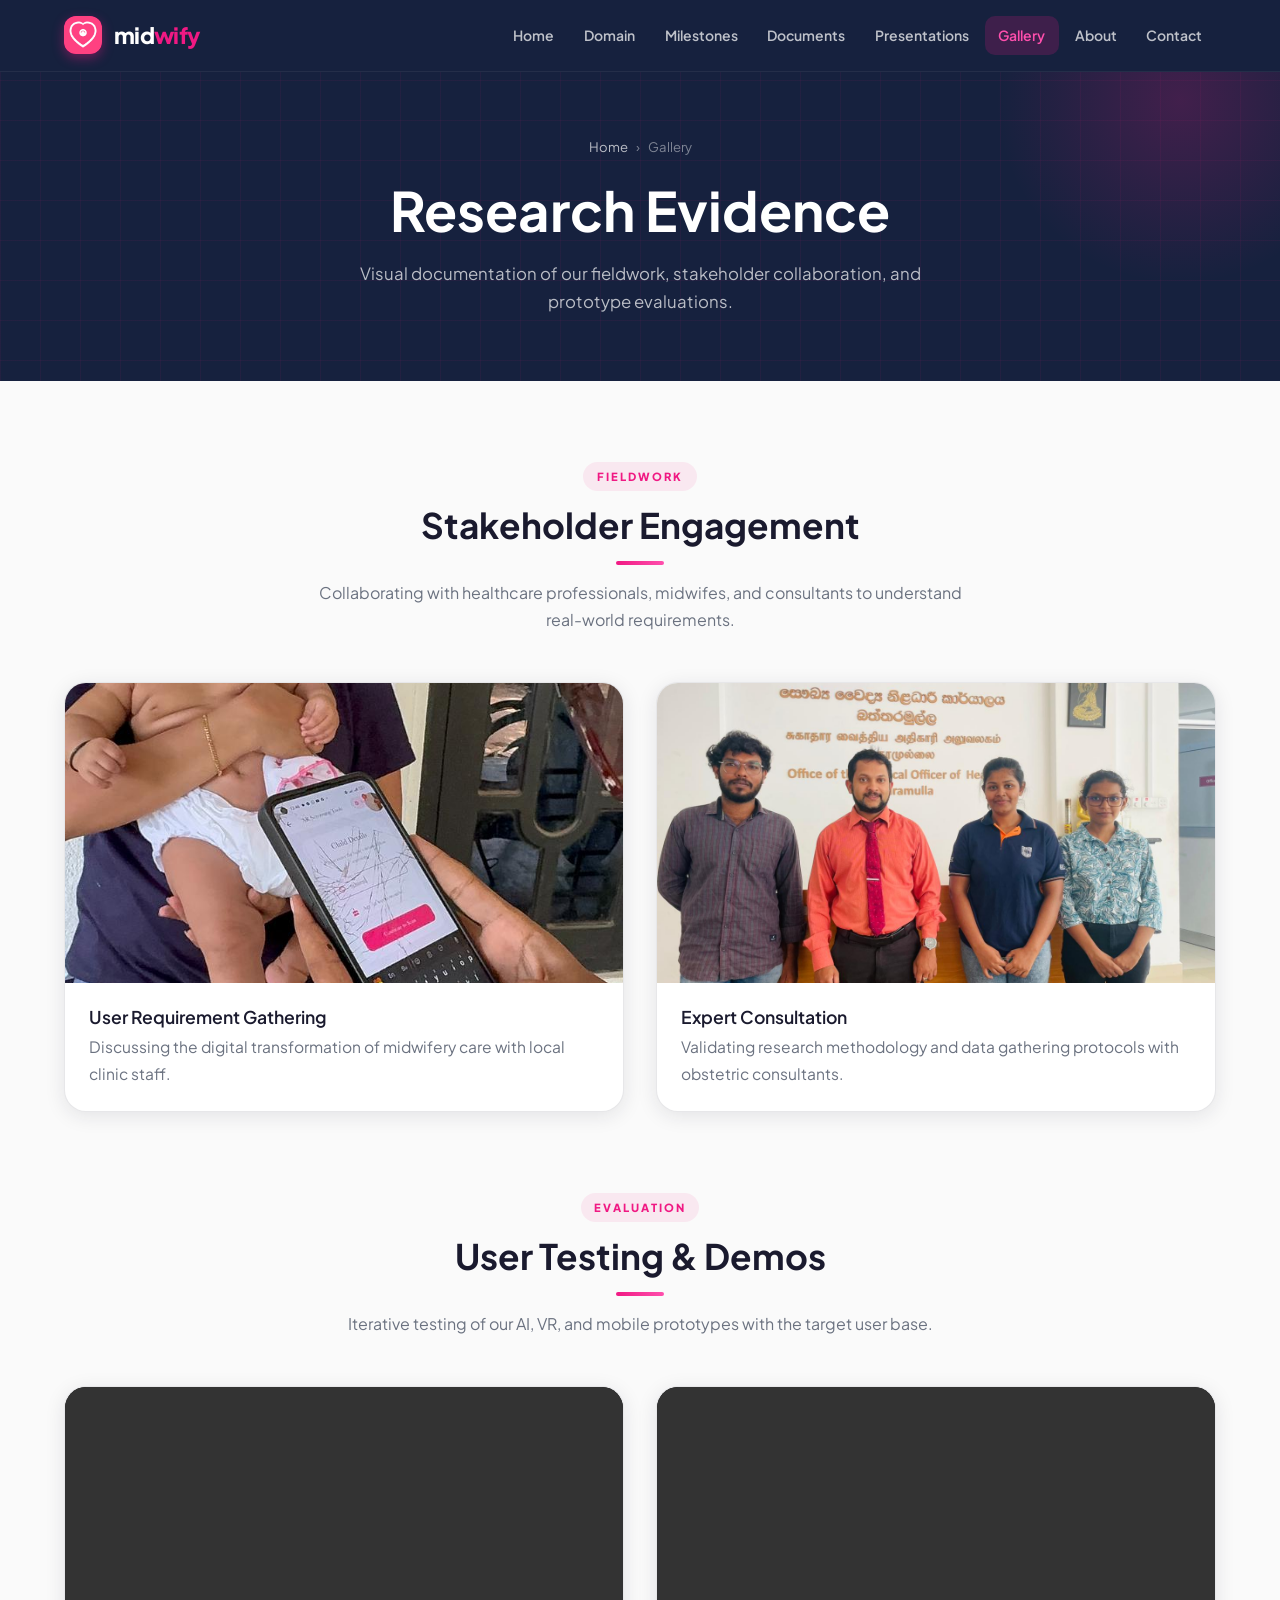
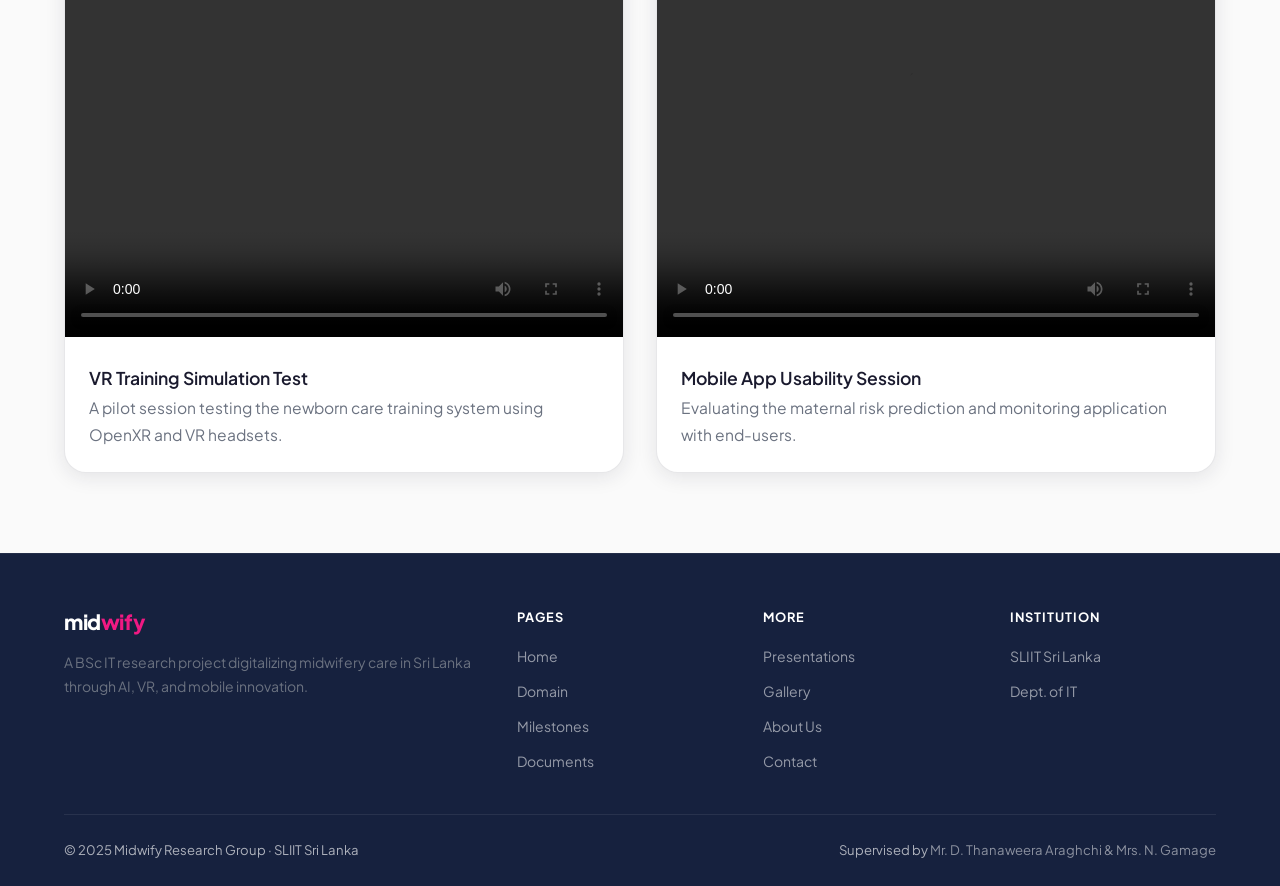
<file: gallery.html>
<!DOCTYPE html>
<html lang="en">

<head>
    <meta charset="UTF-8" />
    <meta name="viewport" content="width=device-width, initial-scale=1.0" />
    <title>Gallery &amp; Evidence – Midwify | SLIIT Research</title>
    <meta name="description"
        content="Visual evidence of our research journey, stakeholder meetings, and user testing sessions." />
    <link rel="stylesheet" href="assets/css/style.css" />
    <link rel="icon" href="assets/images/logo.jpeg" />
</head>

<body>

    <div class="overlay" id="overlay"></div>

    <nav class="navbar" role="navigation" aria-label="Main Navigation">
        <div class="container">
            <a href="index.html" class="nav-brand">
                <div class="nav-logo-wrap"><img src="assets/images/logo.jpeg" alt="Midwify" /></div>
                <span class="nav-wordmark">mid<span>wify</span></span>
            </a>
            <ul class="nav-menu" id="navMenu">
                <li><a href="index.html">Home</a></li>
                <li><a href="domain.html">Domain</a></li>
                <li><a href="milestones.html">Milestones</a></li>
                <li><a href="documents.html">Documents</a></li>
                <li><a href="presentations.html">Presentations</a></li>
                <li><a href="gallery.html" class="active">Gallery</a></li>
                <li><a href="about.html">About</a></li>
                <li><a href="contact.html">Contact</a></li>
            </ul>
            <button class="hamburger" id="hamburger" aria-label="Toggle Menu">
                <span></span><span></span><span></span>
            </button>
        </div>
    </nav>

    <div class="page-hero">
        <div class="container">
            <div class="breadcrumb"><a href="index.html">Home</a><span>›</span><span>Gallery</span></div>
            <h1>Research Evidence</h1>
            <p>Visual documentation of our fieldwork, stakeholder collaboration, and prototype evaluations.</p>
        </div>
    </div>

    <section class="section">
        <div class="container">

            <!-- Stakeholder Engagement -->
            <div class="section-header centered fade-in">
                <span class="section-label">Fieldwork</span>
                <h2>Stakeholder Engagement</h2>
                <div class="divider"></div>
                <p>Collaborating with healthcare professionals, midwifes, and consultants to understand real-world
                    requirements.</p>
            </div>

            <div class="grid-2 fade-in" style="margin-bottom:5rem;">
                <!-- Image 1: Expert Consultation / baby scan (IMG3) -->
                <div class="card" style="padding:0; overflow:hidden;">
                    <img src="assets/images/evidence/IMG3.jpeg" alt="Expert Consultation"
                        style="width:100%; height:300px; object-fit:cover;">
                    <div style="padding:1.5rem;">
                        <h3>User Requirement Gathering</h3>
                        <p>Discussing the digital transformation of midwifery care with local clinic staff.</p>
                    </div>
                </div>
                <!-- Image 2: Group team photo (IMG 1) -->
                <div class="card" style="padding:0; overflow:hidden;">
                    <img src="assets/images/evidence/IMG 1.jpeg" alt="Meeting with Healthcare Professionals"
                        style="width:100%; height:300px; object-fit:cover;">
                    <div style="padding:1.5rem;">
                        <h3>Expert Consultation</h3>
                        <p>Validating research methodology and data gathering protocols with obstetric consultants.</p>
                    </div>
                </div>
            </div>

            <!-- User Testing & Demos -->
            <div class="section-header centered fade-in">
                <span class="section-label">Evaluation</span>
                <h2>User Testing &amp; Demos</h2>
                <div class="divider"></div>
                <p>Iterative testing of our AI, VR, and mobile prototypes with the target user base.</p>
            </div>

            <div class="grid-2 fade-in">
                <!-- Video 1: VR Training (IMG5) -->
                <div class="card" style="padding:0; overflow:hidden;">
                    <video controls style="width:100%; height:550px; object-fit:contain; background:#000;">
                        <source src="assets/images/evidence/IMG5.mp4" type="video/mp4">
                        Your browser does not support the video tag.
                    </video>
                    <div style="padding:1.5rem;">
                        <h3>VR Training Simulation Test</h3>
                        <p>A pilot session testing the newborn care training system using OpenXR and VR headsets.</p>
                    </div>
                </div>
                <!-- Video 2: Mobile App Usability (IMG4) -->
                <div class="card" style="padding:0; overflow:hidden;">
                    <video controls style="width:100%; height:550px; object-fit:contain; background:#000;">
                        <source src="assets/images/evidence/IMG4.mp4" type="video/mp4">
                        Your browser does not support the video tag.
                    </video>
                    <div style="padding:1.5rem;">
                        <h3>Mobile App Usability Session</h3>
                        <p>Evaluating the maternal risk prediction and monitoring application with end-users.</p>
                    </div>
                </div>
            </div>

        </div>
    </section>

    <footer>
        <div class="container">
            <div class="footer-grid">
                <div class="footer-brand">
                    <h3>mid<span>wify</span></h3>
                    <p>A BSc IT research project digitalizing midwifery care in Sri Lanka through AI, VR, and mobile
                        innovation.</p>
                </div>
                <div class="footer-col">
                    <h4>Pages</h4>
                    <ul>
                        <li><a href="index.html">Home</a></li>
                        <li><a href="domain.html">Domain</a></li>
                        <li><a href="milestones.html">Milestones</a></li>
                        <li><a href="documents.html">Documents</a></li>
                    </ul>
                </div>
                <div class="footer-col">
                    <h4>More</h4>
                    <ul>
                        <li><a href="presentations.html">Presentations</a></li>
                        <li><a href="gallery.html">Gallery</a></li>
                        <li><a href="about.html">About Us</a></li>
                        <li><a href="contact.html">Contact</a></li>
                    </ul>
                </div>
                <div class="footer-col">
                    <h4>Institution</h4>
                    <ul>
                        <li><a href="#">SLIIT Sri Lanka</a></li>
                        <li><a href="#">Dept. of IT</a></li>
                    </ul>
                </div>
            </div>
            <div class="footer-bottom">
                <span>© 2025 Midwify Research Group · SLIIT Sri Lanka</span>
                <span>Supervised by <a href="about.html">Mr. D. Thanaweera Araghchi &amp; Mrs. N. Gamage</a></span>
            </div>
        </div>
    </footer>

    <script src="assets/js/main.js"></script>
</body>

</html>
</file>
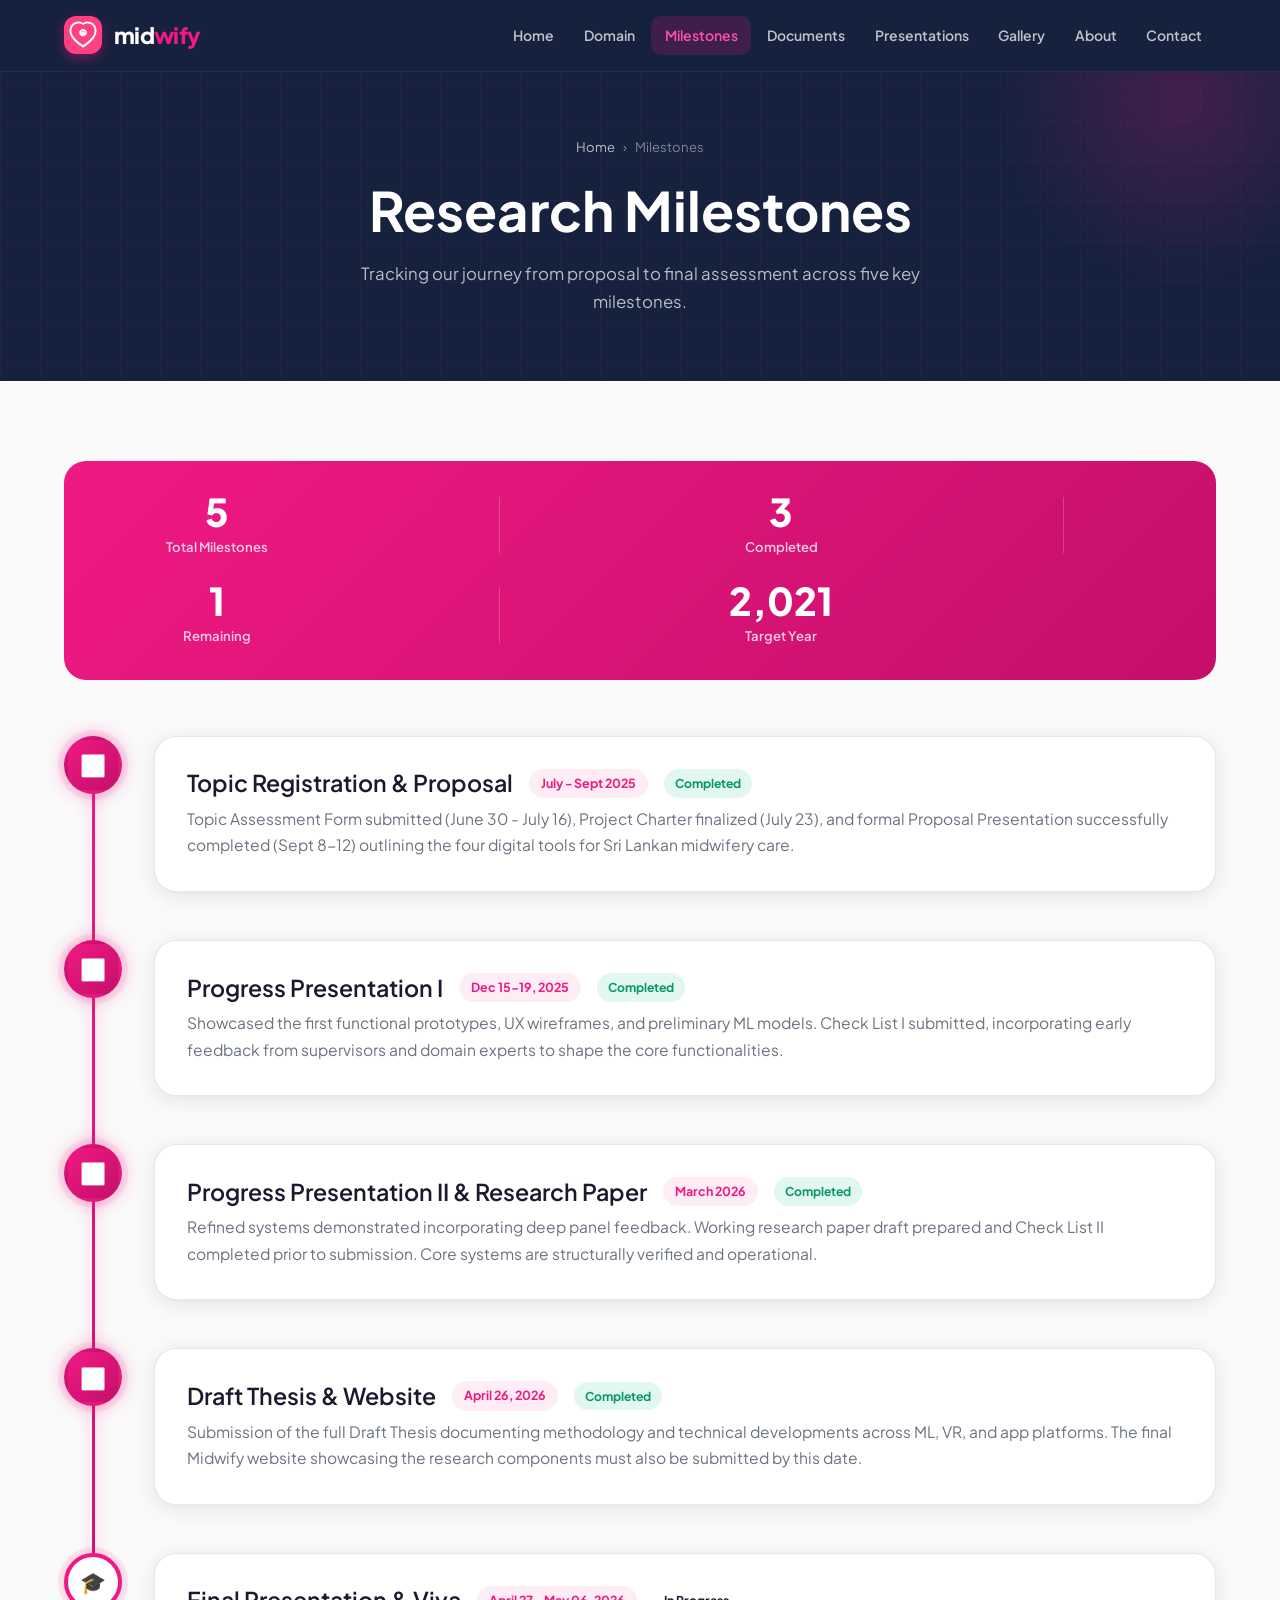
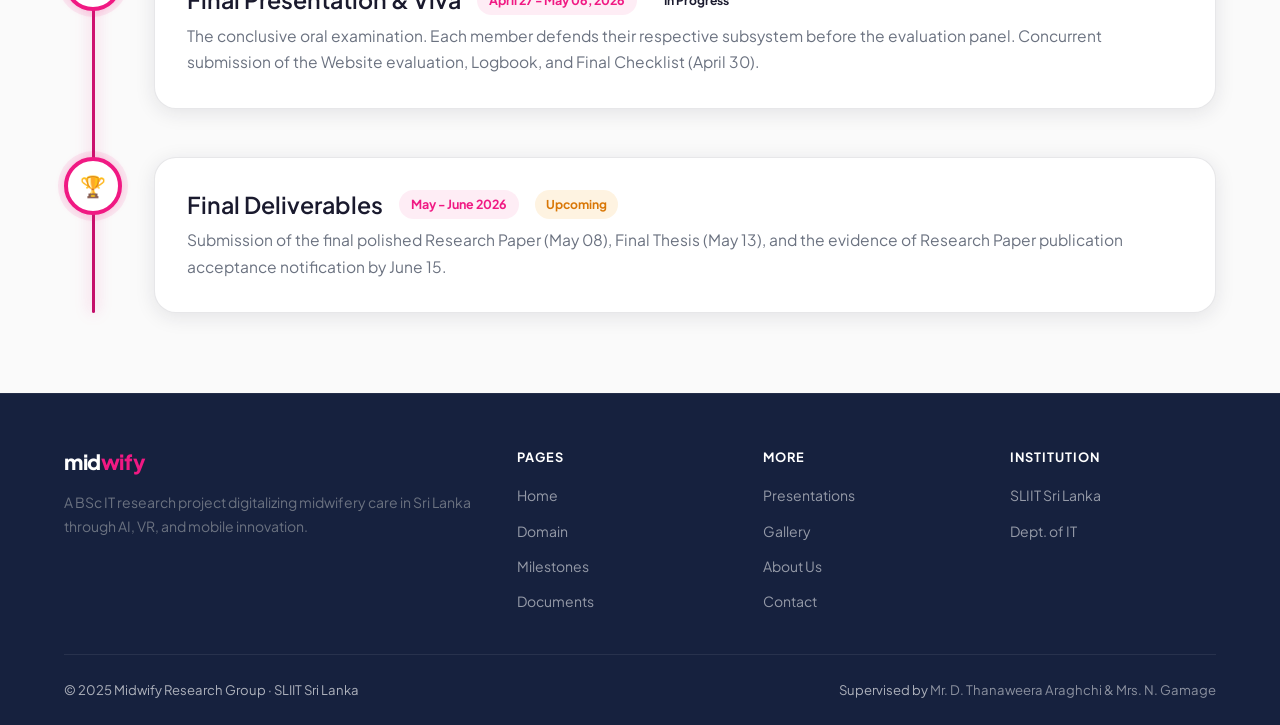
<file: milestones.html>
<!DOCTYPE html>
<html lang="en">

<head>
    <meta charset="UTF-8" />
    <meta name="viewport" content="width=device-width, initial-scale=1.0" />
    <title>Milestones – Midwify | SLIIT Research</title>
    <meta name="description"
        content="Research milestones and assessment timeline for the Midwify midwifery digitalization project at SLIIT Sri Lanka." />
    <link rel="stylesheet" href="assets/css/style.css" />
    <link rel="icon" href="assets/images/logo.jpeg" />
</head>

<body>

    <div class="overlay" id="overlay"></div>

    <nav class="navbar" role="navigation" aria-label="Main Navigation">
        <div class="container">
            <a href="index.html" class="nav-brand">
                <div class="nav-logo-wrap"><img src="assets/images/logo.jpeg" alt="Midwify" /></div>
                <span class="nav-wordmark">mid<span>wify</span></span>
            </a>
            <ul class="nav-menu" id="navMenu">
                <li><a href="index.html">Home</a></li>
                <li><a href="domain.html">Domain</a></li>
                <li><a href="milestones.html">Milestones</a></li>
                <li><a href="documents.html">Documents</a></li>
                <li><a href="presentations.html">Presentations</a></li>
                <li><a href="gallery.html">Gallery</a></li>
                <li><a href="about.html">About</a></li>
                <li><a href="contact.html">Contact</a></li>
            </ul>
            <button class="hamburger" id="hamburger" aria-label="Toggle Menu">
                <span></span><span></span><span></span>
            </button>
        </div>
    </nav>

    <div class="page-hero">
        <div class="container">
            <div class="breadcrumb"><a href="index.html">Home</a><span>›</span><span>Milestones</span></div>
            <h1>Research Milestones</h1>
            <p>Tracking our journey from proposal to final assessment across five key milestones.</p>
        </div>
    </div>

    <section class="section">
        <div class="container">

            <div class="stats-bar" style="border-radius:var(--radius-lg);margin-bottom:3.5rem;padding:2rem 0;">
                <div class="container">
                    <div class="grid-4">
                        <div class="stat-item"><span class="stat-number" data-count="6">0</span>
                            <div class="stat-label">Total Milestones</div>
                        </div>
                        <div class="stat-divider"></div>
                        <div class="stat-item"><span class="stat-number" data-count="4">0</span>
                            <div class="stat-label">Completed</div>
                        </div>
                        <div class="stat-divider"></div>
                        <div class="stat-item"><span class="stat-number" data-count="2">0</span>
                            <div class="stat-label">Remaining</div>
                        </div>
                        <div class="stat-divider"></div>
                        <div class="stat-item"><span class="stat-number" data-count="2026">0</span>
                            <div class="stat-label">Target Year</div>
                        </div>
                    </div>
                </div>
            </div>

            <div class="timeline">

                <div class="milestone-item fade-in">
                    <div class="milestone-dot completed"><span style="filter:brightness(10);">✅</span></div>
                    <div class="milestone-content">
                        <div class="milestone-meta">
                            <h3>Topic Registration & Proposal</h3>
                            <span class="milestone-date">July - Sept 2025</span>
                            <span class="milestone-status status-completed">Completed</span>
                        </div>
                        <p>Topic Assessment Form submitted (June 30 - July 16), Project Charter finalized (July 23), and
                            formal Proposal Presentation successfully completed (Sept 8-12) outlining the four digital
                            tools for Sri Lankan midwifery care.</p>
                    </div>
                </div>

                <div class="milestone-item fade-in">
                    <div class="milestone-dot completed"><span style="filter:brightness(10);">✅</span></div>
                    <div class="milestone-content">
                        <div class="milestone-meta">
                            <h3>Progress Presentation I</h3>
                            <span class="milestone-date">Dec 15-19, 2025</span>
                            <span class="milestone-status status-completed">Completed</span>
                        </div>
                        <p>Showcased the first functional prototypes, UX wireframes, and preliminary ML models. Check
                            List I submitted, incorporating early feedback from supervisors and domain experts to shape
                            the core functionalities.</p>
                    </div>
                </div>

                <div class="milestone-item fade-in">
                    <div class="milestone-dot completed"><span style="filter:brightness(10);">✅</span></div>
                    <div class="milestone-content">
                        <div class="milestone-meta">
                            <h3>Progress Presentation II & Research Paper</h3>
                            <span class="milestone-date">March 2026</span>
                            <span class="milestone-status status-completed">Completed</span>
                        </div>
                        <p>Refined systems demonstrated incorporating deep panel feedback. Working research paper draft
                            prepared and Check List II completed prior to submission. Core systems are structurally
                            verified and operational.</p>
                    </div>
                </div>

                <div class="milestone-item fade-in">
                    <div class="milestone-dot completed"><span style="filter:brightness(10);">&#x2705;</span></div>
                    <div class="milestone-content">
                        <div class="milestone-meta">
                            <h3>Draft Thesis & Website</h3>
                            <span class="milestone-date">April 26, 2026</span>
                            <span class="milestone-status status-completed">Completed</span>
                        </div>
                        <p>Submission of the full Draft Thesis documenting methodology and technical developments across
                            ML, VR, and app platforms. The final Midwify website showcasing the research components must
                            also be submitted by this date.</p>
                    </div>
                </div>

                <div class="milestone-item fade-in">
                    <div class="milestone-dot"><span>🎓</span></div>
                    <div class="milestone-content">
                        <div class="milestone-meta">
                            <h3>Final Presentation & Viva</h3>
                            <span class="milestone-date">April 27 - May 06, 2026</span>
                            <span class="milestone-status status-inprogress">In Progress</span>
                        </div>
                        <p>The conclusive oral examination. Each member defends their respective subsystem before the
                            evaluation panel. Concurrent submission of the Website evaluation, Logbook, and Final
                            Checklist (April 30).</p>
                    </div>
                </div>

                <div class="milestone-item fade-in">
                    <div class="milestone-dot"><span>🏆</span></div>
                    <div class="milestone-content">
                        <div class="milestone-meta">
                            <h3>Final Deliverables</h3>
                            <span class="milestone-date">May - June 2026</span>
                            <span class="milestone-status status-upcoming">Upcoming</span>
                        </div>
                        <p>Submission of the final polished Research Paper (May 08), Final Thesis (May 13), and the
                            evidence of Research Paper publication acceptance notification by June 15.</p>
                    </div>
                </div>

            </div>
        </div>
    </section>

    <footer>
        <div class="container">
            <div class="footer-grid">
                <div class="footer-brand">
                    <h3>mid<span>wify</span></h3>
                    <p>A BSc IT research project digitalizing midwifery care in Sri Lanka through AI, VR, and mobile
                        innovation.</p>
                </div>
                <div class="footer-col">
                    <h4>Pages</h4>
                    <ul>
                        <li><a href="index.html">Home</a></li>
                        <li><a href="domain.html">Domain</a></li>
                        <li><a href="milestones.html">Milestones</a></li>
                        <li><a href="documents.html">Documents</a></li>
                    </ul>
                </div>
                <div class="footer-col">
                    <h4>More</h4>
                    <ul>
                        <li><a href="presentations.html">Presentations</a></li>
                        <li><a href="gallery.html">Gallery</a></li>
                        <li><a href="about.html">About Us</a></li>
                        <li><a href="contact.html">Contact</a></li>
                    </ul>
                </div>
                <div class="footer-col">
                    <h4>Institution</h4>
                    <ul>
                        <li><a href="#">SLIIT Sri Lanka</a></li>
                        <li><a href="#">Dept. of IT</a></li>
                    </ul>
                </div>
            </div>
            <div class="footer-bottom">
                <span>© 2025 Midwify Research Group · SLIIT Sri Lanka</span>
                <span>Supervised by <a href="about.html">Mr. D. Thanaweera Araghchi & Mrs. N. Gamage</a></span>
            </div>
        </div>
    </footer>

    <script src="assets/js/main.js"></script>
</body>

</html>
</file>
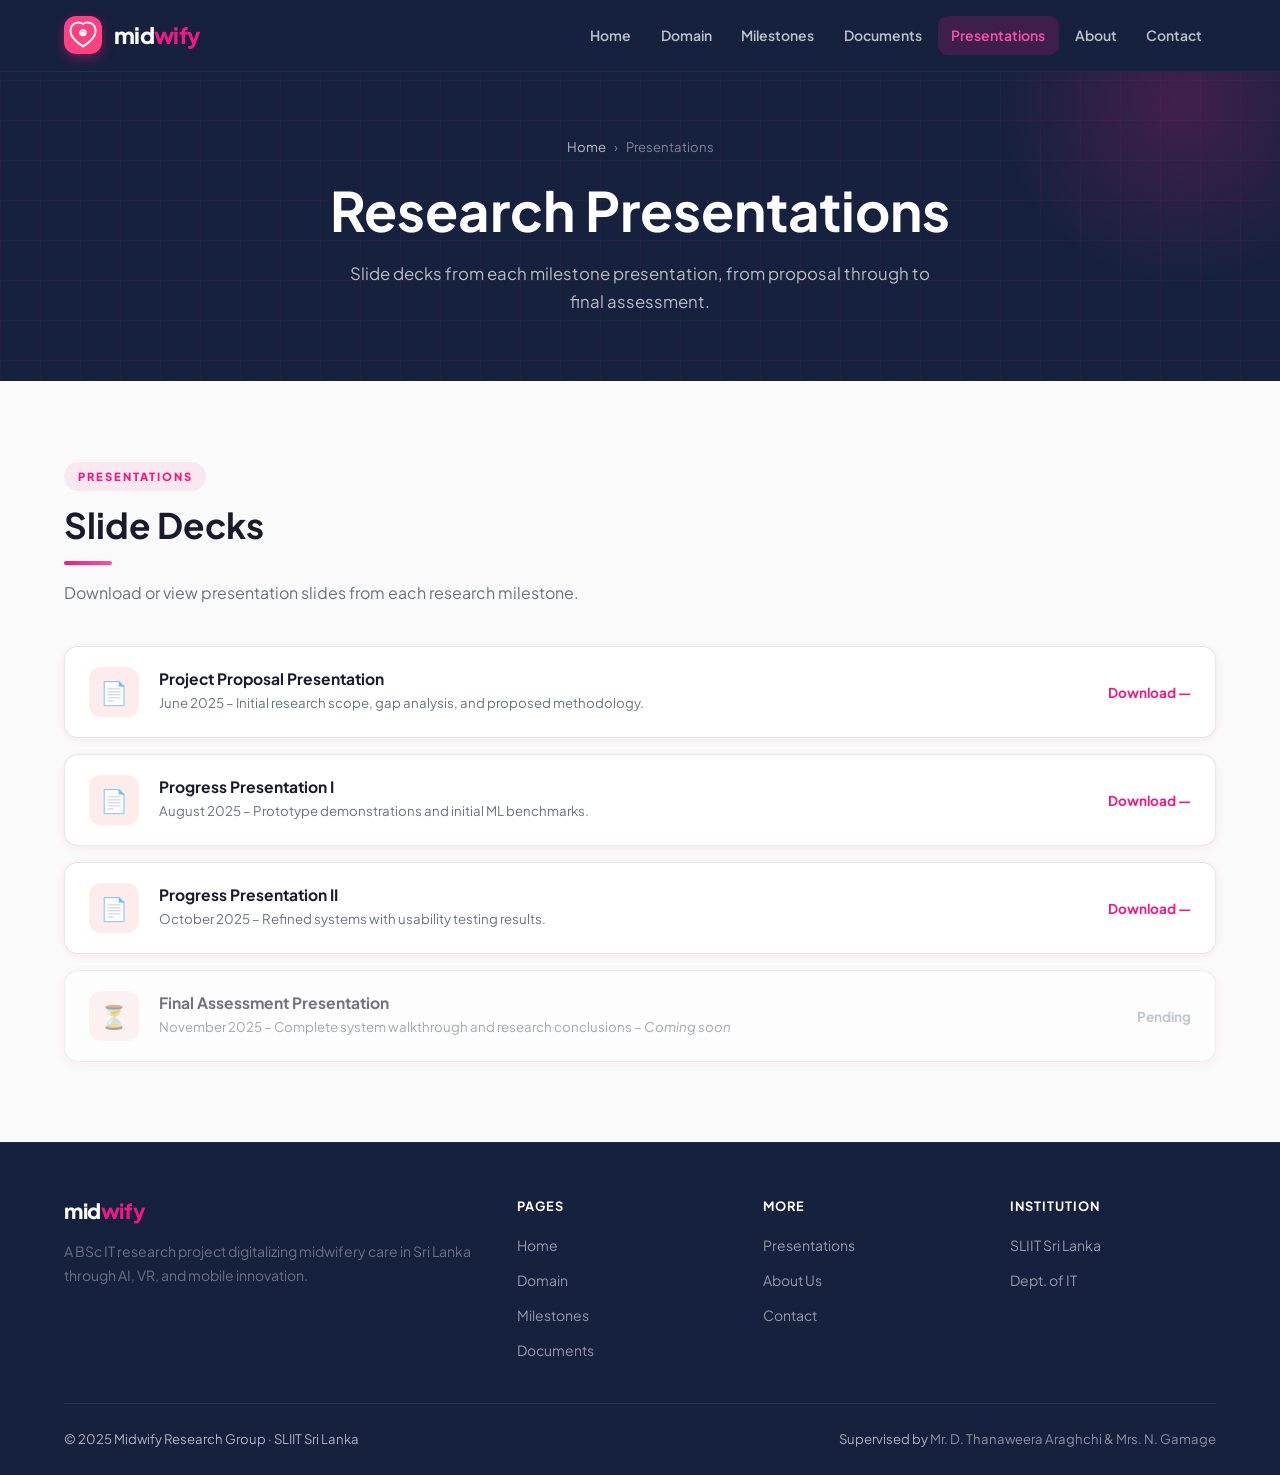
<file: presentations.html>
<!DOCTYPE html>
<html lang="en">

<head>
    <meta charset="UTF-8" />
    <meta name="viewport" content="width=device-width, initial-scale=1.0" />
    <title>Presentations – Midwify | SLIIT Research</title>
    <meta name="description"
        content="View and download all research presentations for the Midwify project at SLIIT Sri Lanka." />
    <link rel="stylesheet" href="assets/css/style.css" />
    <link rel="icon" href="assets/images/logo.jpeg" />
</head>

<body>

    <div class="overlay" id="overlay"></div>

    <nav class="navbar" role="navigation" aria-label="Main Navigation">
        <div class="container">
            <a href="index.html" class="nav-brand">
                <div class="nav-logo-wrap"><img src="assets/images/logo.jpeg" alt="Midwify" /></div>
                <span class="nav-wordmark">mid<span>wify</span></span>
            </a>
            <ul class="nav-menu" id="navMenu">
                <li><a href="index.html">Home</a></li>
                <li><a href="domain.html">Domain</a></li>
                <li><a href="milestones.html">Milestones</a></li>
                <li><a href="documents.html">Documents</a></li>
                <li><a href="presentations.html">Presentations</a></li>
                <li><a href="about.html">About</a></li>
                <li><a href="contact.html">Contact</a></li>
            </ul>
            <button class="hamburger" id="hamburger" aria-label="Toggle Menu">
                <span></span><span></span><span></span>
            </button>
        </div>
    </nav>

    <div class="page-hero">
        <div class="container">
            <div class="breadcrumb"><a href="index.html">Home</a><span>›</span><span>Presentations</span></div>
            <h1>Research Presentations</h1>
            <p>Slide decks from each milestone presentation, from proposal through to final assessment.</p>
        </div>
    </div>

    <section class="section">
        <div class="container">

            <div class="section-header fade-in" style="margin-bottom:2.5rem;">
                <span class="section-label">Presentations</span>
                <h2>Slide Decks</h2>
                <div class="divider"></div>
                <p>Download or view presentation slides from each research milestone.</p>
            </div>

            <div style="display:flex;flex-direction:column;gap:1rem;" class="fade-in">

                <div class="doc-card">
                    <div class="doc-icon pdf">📄</div>
                    <div class="doc-info">
                        <h4>Project Proposal Presentation</h4>
                        <p>June 2025 – Initial research scope, gap analysis, and proposed methodology.</p>
                    </div>
                    <a href="docs/presentation/proposal%20presentation.pdf" class="doc-download"
                        target="_blank">Download —</a>
                </div>

                <div class="doc-card">
                    <div class="doc-icon pdf">📄</div>
                    <div class="doc-info">
                        <h4>Progress Presentation I</h4>
                        <p>August 2025 – Prototype demonstrations and initial ML benchmarks.</p>
                    </div>
                    <a href="docs/presentation/proposal%20presentation%201.pdf" class="doc-download"
                        target="_blank">Download —</a>
                </div>

                <div class="doc-card">
                    <div class="doc-icon pdf">📄</div>
                    <div class="doc-info">
                        <h4>Progress Presentation II</h4>
                        <p>October 2025 – Refined systems with usability testing results.</p>
                    </div>
                    <a href="docs/presentation/proposal%20presentation%202.pdf" class="doc-download"
                        target="_blank">Download —</a>
                </div>

                <div class="doc-card" style="opacity:0.6;">
                    <div class="doc-icon pdf">⏳</div>
                    <div class="doc-info">
                        <h4>Final Assessment Presentation</h4>
                        <p>November 2025 – Complete system walkthrough and research conclusions – <em>Coming soon</em>
                        </p>
                    </div>
                    <span class="doc-download" style="color:var(--text-light);cursor:not-allowed;">Pending</span>
                </div>

            </div>

        </div>
    </section>

    <footer>
        <div class="container">
            <div class="footer-grid">
                <div class="footer-brand">
                    <h3>mid<span>wify</span></h3>
                    <p>A BSc IT research project digitalizing midwifery care in Sri Lanka through AI, VR, and mobile
                        innovation.</p>
                </div>
                <div class="footer-col">
                    <h4>Pages</h4>
                    <ul>
                        <li><a href="index.html">Home</a></li>
                        <li><a href="domain.html">Domain</a></li>
                        <li><a href="milestones.html">Milestones</a></li>
                        <li><a href="documents.html">Documents</a></li>
                    </ul>
                </div>
                <div class="footer-col">
                    <h4>More</h4>
                    <ul>
                        <li><a href="presentations.html">Presentations</a></li>
                        <li><a href="about.html">About Us</a></li>
                        <li><a href="contact.html">Contact</a></li>
                    </ul>
                </div>
                <div class="footer-col">
                    <h4>Institution</h4>
                    <ul>
                        <li><a href="#">SLIIT Sri Lanka</a></li>
                        <li><a href="#">Dept. of IT</a></li>
                    </ul>
                </div>
            </div>
            <div class="footer-bottom">
                <span>© 2025 Midwify Research Group · SLIIT Sri Lanka</span>
                <span>Supervised by <a href="about.html">Mr. D. Thanaweera Araghchi & Mrs. N. Gamage</a></span>
            </div>
        </div>
    </footer>

    <script src="assets/js/main.js"></script>
</body>

</html>
</file>
<file: assets/css/style.css>
/* =====================================================
   Midwify – Research Website Stylesheet
   Brand: Pink #F01983 | Dark #1A1A2E | White #FAFAFA
   Inspired by the Midwify mobile app design
   ===================================================== */

@import url('https://fonts.googleapis.com/css2?family=Plus+Jakarta+Sans:wght@300;400;500;600;700;800&family=Playfair+Display:ital,wght@0,600;0,700;1,600&display=swap');

/* ── CSS Variables ─────────────────────────────────── */
:root {
  --pink: #F01983;
  --pink-dark: #C40F6A;
  --pink-light: #FF4FAD;
  --pink-xs: rgba(240, 25, 131, 0.08);
  --dark: #1A1A2E;
  --dark-2: #2D2D44;
  --dark-3: #16213E;
  --white: #ffffff;
  --bg: #FAFAFA;
  --bg-alt: #F4F4F8;
  --text: #1A1A2E;
  --text-muted: #6B7280;
  --text-light: #9CA3AF;
  --success: #10B981;
  --warning: #F59E0B;
  --danger: #EF4444;
  --border: rgba(26, 26, 46, 0.10);
  --shadow-sm: 0 2px 8px rgba(240, 25, 131, 0.08);
  --shadow: 0 4px 20px rgba(26, 26, 46, 0.10);
  --shadow-lg: 0 12px 40px rgba(26, 26, 46, 0.14);
  --shadow-pink: 0 8px 30px rgba(240, 25, 131, 0.25);
  --radius: 14px;
  --radius-lg: 22px;
  --radius-xl: 30px;
  --transition: 0.3s cubic-bezier(0.4, 0, 0.2, 1);
  --font: 'Plus Jakarta Sans', system-ui, sans-serif;
  --font-serif: 'Playfair Display', Georgia, serif;
  --nav-h: 72px;
}

/* ── Reset & Base ──────────────────────────────────── */
*,
*::before,
*::after {
  box-sizing: border-box;
  margin: 0;
  padding: 0;
}

html {
  scroll-behavior: smooth;
  font-size: 16px;
}

body {
  font-family: var(--font);
  background: var(--bg);
  color: var(--text);
  line-height: 1.7;
  min-height: 100vh;
}

img {
  max-width: 100%;
  display: block;
}

a {
  color: var(--pink);
  text-decoration: none;
  transition: color var(--transition);
}

a:hover {
  color: var(--pink-dark);
}

/* ── Typography ────────────────────────────────────── */
h1,
h2,
h3,
h4,
h5 {
  font-family: var(--font);
  line-height: 1.2;
  color: var(--text);
  font-weight: 700;
}

h1 {
  font-size: clamp(2rem, 5vw, 3.4rem);
}

h2 {
  font-size: clamp(1.5rem, 3vw, 2.2rem);
}

h3 {
  font-size: clamp(1.1rem, 2vw, 1.45rem);
  font-weight: 600;
}

h4 {
  font-size: 1rem;
  font-weight: 700;
}

p {
  font-size: 0.975rem;
  color: var(--text-muted);
}

.serif {
  font-family: var(--font-serif);
}

.section-label {
  display: inline-block;
  font-size: 0.7rem;
  font-weight: 800;
  letter-spacing: 0.18em;
  text-transform: uppercase;
  color: var(--pink);
  background: var(--pink-xs);
  padding: 0.3rem 0.85rem;
  border-radius: 50px;
  margin-bottom: 0.85rem;
}

/* ── Layout ────────────────────────────────────────── */
.container {
  max-width: 1200px;
  margin: 0 auto;
  padding: 0 1.5rem;
}

.section {
  padding: 5rem 0;
}

.section-alt {
  background: var(--bg-alt);
}

.grid-2 {
  display: grid;
  grid-template-columns: 1fr 1fr;
  gap: 2rem;
}

.grid-3 {
  display: grid;
  grid-template-columns: repeat(3, 1fr);
  gap: 2rem;
}

.grid-4 {
  display: grid;
  grid-template-columns: repeat(4, 1fr);
  gap: 1.5rem;
}

.text-center {
  text-align: center;
}

/* ── Buttons ───────────────────────────────────────── */
.btn {
  display: inline-flex;
  align-items: center;
  gap: 0.5rem;
  padding: 0.75rem 1.75rem;
  border-radius: 50px;
  font-family: var(--font);
  font-size: 0.9rem;
  font-weight: 700;
  cursor: pointer;
  border: 2px solid transparent;
  transition: all var(--transition);
  text-decoration: none;
  letter-spacing: 0.01em;
}

.btn-primary {
  background: linear-gradient(135deg, var(--pink) 0%, var(--pink-dark) 100%);
  color: var(--white);
  box-shadow: var(--shadow-pink);
}

.btn-primary:hover {
  transform: translateY(-2px);
  box-shadow: 0 14px 36px rgba(240, 25, 131, 0.35);
  color: var(--white);
}

.btn-dark {
  background: var(--dark);
  color: var(--white);
}

.btn-dark:hover {
  background: var(--dark-2);
  color: var(--white);
  transform: translateY(-2px);
  box-shadow: 0 8px 24px rgba(26, 26, 46, 0.25);
}

.btn-outline {
  background: transparent;
  color: var(--white);
  border-color: rgba(255, 255, 255, 0.5);
}

.btn-outline:hover {
  background: var(--white);
  color: var(--pink);
  border-color: var(--white);
  transform: translateY(-2px);
}

.btn-outline-pink {
  background: transparent;
  color: var(--pink);
  border-color: var(--pink);
}

.btn-outline-pink:hover {
  background: var(--pink);
  color: var(--white);
  transform: translateY(-2px);
  box-shadow: var(--shadow-pink);
}

/* ── Navigation ────────────────────────────────────── */
.navbar {
  position: fixed;
  top: 0;
  left: 0;
  right: 0;
  height: var(--nav-h);
  z-index: 1000;
  background: var(--dark-3);
  border-bottom: 1px solid rgba(255, 255, 255, 0.06);
  transition: box-shadow var(--transition);
}

.navbar.scrolled {
  background: rgba(22, 33, 62, 0.97);
  backdrop-filter: blur(20px);
  -webkit-backdrop-filter: blur(20px);
  box-shadow: 0 4px 30px rgba(0, 0, 0, 0.2);
}

.navbar .container {
  display: flex;
  align-items: center;
  justify-content: space-between;
  height: 100%;
}

.nav-brand {
  display: flex;
  align-items: center;
  gap: 0.75rem;
  text-decoration: none;
}

.nav-logo-wrap {
  width: 38px;
  height: 38px;
  border-radius: 12px;
  background: linear-gradient(135deg, var(--pink), var(--pink-dark));
  display: flex;
  align-items: center;
  justify-content: center;
  font-size: 1.1rem;
  box-shadow: 0 4px 12px rgba(240, 25, 131, 0.4);
  overflow: hidden;
}

.nav-logo-wrap img {
  width: 100%;
  height: 100%;
  object-fit: cover;
  border-radius: 12px;
}

.nav-wordmark {
  font-size: 1.4rem;
  font-weight: 800;
  color: var(--white);
  letter-spacing: -0.03em;
}

.nav-wordmark span {
  color: var(--pink);
}

.nav-brand:hover .nav-wordmark {
  color: var(--white);
}

.nav-menu {
  display: flex;
  align-items: center;
  gap: 0.15rem;
  list-style: none;
}

.nav-menu a {
  color: rgba(255, 255, 255, 0.72);
  font-size: 0.875rem;
  font-weight: 600;
  padding: 0.45rem 0.85rem;
  border-radius: 10px;
  transition: all var(--transition);
  text-decoration: none;
  display: block;
}

.nav-menu a:hover,
.nav-menu a.active {
  color: var(--white);
  background: rgba(240, 25, 131, 0.18);
}

.nav-menu a.active {
  color: var(--pink-light);
}

.hamburger {
  display: none;
  flex-direction: column;
  gap: 5px;
  background: none;
  border: none;
  cursor: pointer;
  padding: 4px;
}

.hamburger span {
  display: block;
  width: 26px;
  height: 2px;
  background: var(--white);
  border-radius: 2px;
  transition: all var(--transition);
}

.hamburger.open span:nth-child(1) {
  transform: rotate(45deg) translate(5px, 5px);
}

.hamburger.open span:nth-child(2) {
  opacity: 0;
}

.hamburger.open span:nth-child(3) {
  transform: rotate(-45deg) translate(5px, -5px);
}

/* ── Hero ──────────────────────────────────────────── */
.hero {
  min-height: 100vh;
  position: relative;
  display: flex;
  align-items: center;
  overflow: hidden;
  padding-top: var(--nav-h);
  background: var(--dark-3);
}

/* Decorative background shapes */
.hero::before {
  content: '';
  position: absolute;
  top: -200px;
  right: -200px;
  width: 700px;
  height: 700px;
  border-radius: 50%;
  background: radial-gradient(circle, rgba(240, 25, 131, 0.18) 0%, transparent 70%);
  pointer-events: none;
}

.hero::after {
  content: '';
  position: absolute;
  bottom: -150px;
  left: -150px;
  width: 500px;
  height: 500px;
  border-radius: 50%;
  background: radial-gradient(circle, rgba(240, 25, 131, 0.10) 0%, transparent 70%);
  pointer-events: none;
}

.hero-bg {
  position: absolute;
  inset: 0;
  background-image: url('../images/hero-bg.jpg');
  background-size: cover;
  background-position: center;
  z-index: 0;
  opacity: 0.12;
}

.hero-content {
  position: relative;
  z-index: 1;
  color: var(--white);
  max-width: 780px;
}

.hero-badge {
  display: inline-flex;
  align-items: center;
  gap: 0.5rem;
  background: rgba(240, 25, 131, 0.15);
  border: 1px solid rgba(240, 25, 131, 0.35);
  color: var(--pink-light);
  font-size: 0.78rem;
  font-weight: 700;
  letter-spacing: 0.12em;
  text-transform: uppercase;
  padding: 0.4rem 1.1rem;
  border-radius: 50px;
  margin-bottom: 1.75rem;
}

.hero h1 {
  color: var(--white);
  margin-bottom: 1.25rem;
  font-weight: 800;
  line-height: 1.15;
}

.hero h1 em {
  font-style: normal;
  color: var(--pink);
  font-family: var(--font-serif);
  font-style: italic;
}

.hero-desc {
  color: rgba(255, 255, 255, 0.72);
  font-size: 1.05rem;
  line-height: 1.8;
  margin-bottom: 2.25rem;
  max-width: 620px;
}

.hero-cta {
  display: flex;
  gap: 1rem;
  flex-wrap: wrap;
  margin-bottom: 3rem;
}

/* Floating phone mockup */
.hero-phone {
  position: absolute;
  right: 6%;
  top: 50%;
  transform: translateY(-50%);
  z-index: 1;
  display: flex;
  gap: 1.25rem;
  align-items: center;
}

.phone-card {
  background: rgba(255, 255, 255, 0.07);
  border: 1px solid rgba(255, 255, 255, 0.12);
  border-radius: 20px;
  padding: 1.25rem;
  backdrop-filter: blur(20px);
  width: 200px;
  animation: float 4s ease-in-out infinite;
}

.phone-card:nth-child(2) {
  animation-delay: -2s;
  margin-top: 3rem;
}

.phone-card-label {
  font-size: 0.7rem;
  font-weight: 700;
  letter-spacing: 0.1em;
  text-transform: uppercase;
  color: rgba(255, 255, 255, 0.5);
  margin-bottom: 0.5rem;
}

.phone-card-value {
  font-size: 1.6rem;
  font-weight: 800;
  color: var(--white);
  line-height: 1;
  margin-bottom: 0.25rem;
}

.phone-card-sub {
  font-size: 0.8rem;
  color: rgba(255, 255, 255, 0.5);
}

.risk-dot {
  display: inline-block;
  width: 10px;
  height: 10px;
  border-radius: 50%;
  margin-right: 0.4rem;
}

.risk-dot.low {
  background: var(--success);
  box-shadow: 0 0 8px var(--success);
}

.risk-dot.medium {
  background: var(--warning);
  box-shadow: 0 0 8px var(--warning);
}

.risk-dot.high {
  background: var(--danger);
  box-shadow: 0 0 8px var(--danger);
}

@keyframes float {

  0%,
  100% {
    transform: translateY(0);
  }

  50% {
    transform: translateY(-12px);
  }
}

.hero-scroll {
  position: absolute;
  bottom: 2.5rem;
  left: 50%;
  transform: translateX(-50%);
  z-index: 1;
  display: flex;
  flex-direction: column;
  align-items: center;
  gap: 0.4rem;
  color: rgba(255, 255, 255, 0.4);
  font-size: 0.7rem;
  letter-spacing: 0.12em;
  text-transform: uppercase;
  animation: bounce-y 2s infinite;
}

@keyframes bounce-y {

  0%,
  100% {
    transform: translateX(-50%) translateY(0);
  }

  50% {
    transform: translateX(-50%) translateY(6px);
  }
}

/* ── Stats Bar ─────────────────────────────────────── */
.stats-bar {
  background: linear-gradient(135deg, var(--pink) 0%, var(--pink-dark) 100%);
  padding: 2.5rem 0;
}

.stats-bar .grid-4 {
  align-items: center;
}

.stat-item {
  text-align: center;
}

.stat-number {
  font-size: 2.4rem;
  font-weight: 800;
  color: var(--white);
  display: block;
  line-height: 1;
}

.stat-label {
  color: rgba(255, 255, 255, 0.78);
  font-size: 0.82rem;
  font-weight: 600;
  margin-top: 0.3rem;
}

.stat-divider {
  width: 1px;
  height: 56px;
  background: rgba(255, 255, 255, 0.2);
  margin: 0 auto;
}

/* ── Section Headings ──────────────────────────────── */
.section-header {
  margin-bottom: 3rem;
}

.section-header.centered {
  text-align: center;
}

.section-header h2 {
  margin-bottom: 0.75rem;
}

.section-header>p {
  font-size: 1rem;
  max-width: 660px;
}

.section-header.centered>p {
  margin: 0 auto;
}

.divider {
  width: 48px;
  height: 4px;
  background: linear-gradient(90deg, var(--pink), var(--pink-light));
  border-radius: 4px;
  margin: 0.9rem 0;
}

.section-header.centered .divider {
  margin: 0.9rem auto;
}

/* ── Cards ─────────────────────────────────────────── */
.card {
  background: var(--white);
  border: 1.5px solid var(--border);
  border-radius: var(--radius-lg);
  padding: 1.75rem;
  box-shadow: var(--shadow);
  transition: all var(--transition);
}

.card:hover {
  transform: translateY(-5px);
  box-shadow: var(--shadow-lg);
  border-color: rgba(240, 25, 131, 0.2);
}

.card-icon {
  width: 52px;
  height: 52px;
  border-radius: 14px;
  display: flex;
  align-items: center;
  justify-content: center;
  margin-bottom: 1.1rem;
  font-size: 1.5rem;
  background: var(--pink-xs);
}

.card h3 {
  margin-bottom: 0.4rem;
  font-size: 1.1rem;
}

/* ── Component Cards ───────────────────────────────── */
.component-card {
  background: var(--white);
  border-radius: var(--radius-lg);
  overflow: hidden;
  box-shadow: var(--shadow);
  border: 1.5px solid var(--border);
  transition: all var(--transition);
}

.component-card:hover {
  transform: translateY(-6px);
  box-shadow: 0 16px 48px rgba(26, 26, 46, 0.14);
  border-color: rgba(240, 25, 131, 0.2);
}

.component-card-header {
  padding: 1.5rem 1.75rem;
  background: linear-gradient(135deg, var(--dark-3), var(--dark-2));
  color: var(--white);
  display: flex;
  align-items: center;
  gap: 1rem;
}

.component-card-header .icon {
  font-size: 1.8rem;
}

.component-card-header h3 {
  color: var(--white);
  font-size: 1rem;
  margin: 0;
}

.component-card-header span {
  color: rgba(255, 255, 255, 0.55);
  font-size: 0.78rem;
}

.component-card-header .comp-num {
  font-size: 0.7rem;
  font-weight: 800;
  letter-spacing: 0.1em;
  color: var(--pink-light);
  text-transform: uppercase;
  background: rgba(240, 25, 131, 0.18);
  padding: 0.2rem 0.6rem;
  border-radius: 50px;
  display: inline-block;
  margin-bottom: 0.25rem;
}

.component-card-body {
  padding: 1.5rem 1.75rem;
}

.component-tag {
  display: inline-flex;
  align-items: center;
  gap: 0.3rem;
  background: var(--bg-alt);
  color: var(--text-muted);
  font-size: 0.76rem;
  font-weight: 700;
  padding: 0.3rem 0.65rem;
  border-radius: 6px;
  margin: 0.2rem;
}

/* ── Team Cards ────────────────────────────────────── */
.team-card {
  background: var(--white);
  border-radius: var(--radius-lg);
  overflow: hidden;
  box-shadow: var(--shadow);
  border: 1.5px solid var(--border);
  transition: all var(--transition);
  text-align: center;
}

.team-card:hover {
  transform: translateY(-6px);
  box-shadow: var(--shadow-lg);
}

.team-photo {
  width: 100%;
  height: 230px;
  object-fit: cover;
  object-position: top;
}

.team-photo-placeholder {
  width: 100%;
  height: 230px;
  background: linear-gradient(135deg, var(--dark-3), var(--dark-2));
  display: flex;
  align-items: center;
  justify-content: center;
  font-size: 4rem;
}

.team-card-body {
  padding: 1.4rem;
}

.team-card h3 {
  font-size: 1rem;
  margin-bottom: 0.2rem;
}

.team-id {
  font-size: 0.78rem;
  color: var(--pink);
  font-weight: 700;
  margin-bottom: 0.5rem;
}

.team-role {
  font-size: 0.84rem;
  color: var(--text-muted);
  line-height: 1.55;
}

/* ── Timeline ──────────────────────────────────────── */
.timeline {
  position: relative;
}

.timeline::before {
  content: '';
  position: absolute;
  left: 28px;
  top: 0;
  bottom: 0;
  width: 3px;
  background: linear-gradient(to bottom, var(--pink), var(--pink-dark));
  border-radius: 3px;
  box-shadow: 0 0 15px rgba(240, 25, 131, 0.4);
}

.milestone-item {
  display: flex;
  gap: 2rem;
  padding-bottom: 3rem;
  position: relative;
  perspective: 1000px;
}

.milestone-item:last-child {
  padding-bottom: 0;
}

.milestone-dot {
  flex-shrink: 0;
  width: 58px;
  height: 58px;
  border-radius: 50%;
  background: var(--white);
  border: 4px solid var(--pink);
  display: flex;
  align-items: center;
  justify-content: center;
  font-size: 1.3rem;
  box-shadow: 0 0 0 6px var(--pink-xs), 0 0 10px rgba(240, 25, 131, 0.2);
  z-index: 1;
  position: relative;
  transition: transform 0.4s cubic-bezier(0.175, 0.885, 0.32, 1.275), box-shadow 0.3s ease;
}

.milestone-item:hover .milestone-dot {
  transform: scale(1.15) rotate(5deg);
  box-shadow: 0 0 0 8px rgba(240, 25, 131, 0.15), 0 0 25px rgba(240, 25, 131, 0.5);
}

.milestone-dot.completed {
  background: linear-gradient(135deg, var(--pink), var(--pink-dark));
  border-color: transparent;
  color: white;
  box-shadow: 0 0 0 6px var(--pink-xs), 0 0 20px rgba(240, 25, 131, 0.4);
}

.milestone-content {
  background: var(--white);
  border: 1.5px solid var(--border);
  border-radius: var(--radius-lg);
  padding: 2rem;
  flex: 1;
  box-shadow: var(--shadow);
  transition: all 0.4s cubic-bezier(0.175, 0.885, 0.32, 1.275);
  position: relative;
  overflow: hidden;
}

.milestone-content::before {
  content: '';
  position: absolute;
  top: 0;
  left: 0;
  width: 6px;
  height: 100%;
  background: linear-gradient(to bottom, var(--pink), var(--pink-dark));
  opacity: 0;
  transition: opacity 0.3s ease;
}

.milestone-content:hover {
  transform: translateX(12px) translateY(-5px);
  box-shadow: 0 20px 40px rgba(240, 25, 131, 0.12);
  border-color: var(--pink);
}

.milestone-content:hover::before {
  opacity: 1;
}

.milestone-meta {
  display: flex;
  align-items: center;
  gap: 1rem;
  margin-bottom: 0.5rem;
  flex-wrap: wrap;
}

.milestone-date {
  font-size: 0.78rem;
  font-weight: 700;
  color: var(--pink);
  background: var(--pink-xs);
  padding: 0.25rem 0.75rem;
  border-radius: 50px;
}

.milestone-status {
  font-size: 0.76rem;
  font-weight: 700;
  padding: 0.25rem 0.7rem;
  border-radius: 50px;
}

.status-completed {
  background: rgba(16, 185, 129, 0.12);
  color: #059669;
}

.status-upcoming {
  background: rgba(245, 158, 11, 0.12);
  color: #d97706;
}

.status-pending {
  background: rgba(99, 102, 241, 0.12);
  color: #4f46e5;
}

/* ── Doc Cards ─────────────────────────────────────── */
.doc-card {
  display: flex;
  align-items: center;
  gap: 1.25rem;
  background: var(--white);
  border: 1.5px solid var(--border);
  border-radius: var(--radius);
  padding: 1.25rem 1.5rem;
  box-shadow: var(--shadow-sm);
  transition: all var(--transition);
}

.doc-card:hover {
  transform: translateX(6px);
  box-shadow: var(--shadow);
  border-color: rgba(240, 25, 131, 0.25);
}

.doc-icon {
  width: 50px;
  height: 50px;
  border-radius: 12px;
  display: flex;
  align-items: center;
  justify-content: center;
  font-size: 1.4rem;
  flex-shrink: 0;
}

.doc-icon.pdf {
  background: rgba(239, 68, 68, 0.1);
}

.doc-icon.ppt {
  background: rgba(245, 158, 11, 0.12);
}

.doc-info {
  flex: 1;
}

.doc-info h4 {
  margin-bottom: 0.15rem;
  font-size: 0.975rem;
}

.doc-info p {
  font-size: 0.83rem;
  margin: 0;
}

.doc-download {
  display: flex;
  align-items: center;
  gap: 0.4rem;
  color: var(--pink);
  font-size: 0.85rem;
  font-weight: 700;
  flex-shrink: 0;
  transition: all var(--transition);
}

.doc-download:hover {
  color: var(--pink-dark);
  transform: translateX(4px);
}

/* ── Domain Tabs ───────────────────────────────────── */
.domain-tabs {
  display: flex;
  flex-wrap: wrap;
  gap: 0.5rem;
  margin-bottom: 2.5rem;
}

.tab-btn {
  padding: 0.55rem 1.15rem;
  border-radius: 50px;
  border: 1.5px solid var(--border);
  background: var(--white);
  color: var(--text-muted);
  font-family: var(--font);
  font-size: 0.84rem;
  font-weight: 600;
  cursor: pointer;
  transition: all var(--transition);
}

.tab-btn:hover {
  border-color: var(--pink);
  color: var(--pink);
}

.tab-btn.active {
  background: linear-gradient(135deg, var(--pink), var(--pink-dark));
  border-color: transparent;
  color: var(--white);
  box-shadow: var(--shadow-pink);
}

.tab-panel {
  display: none;
}

.tab-panel.active {
  display: block;
}

.tab-panel p {
  margin-bottom: 1rem;
}

/* ── Tech Table ────────────────────────────────────── */
.tech-table {
  width: 100%;
  border-collapse: collapse;
  box-shadow: var(--shadow);
  border-radius: var(--radius);
  overflow: hidden;
}

.tech-table thead {
  background: linear-gradient(135deg, var(--dark-3), var(--dark-2));
  color: var(--white);
}

.tech-table th {
  padding: 1rem 1.25rem;
  text-align: left;
  font-weight: 700;
  font-size: 0.875rem;
}

.tech-table td {
  padding: 0.85rem 1.25rem;
  font-size: 0.875rem;
  border-bottom: 1px solid var(--border);
}

.tech-table tbody tr {
  background: var(--white);
  transition: background var(--transition);
}

.tech-table tbody tr:hover {
  background: var(--bg-alt);
}

.tech-table tbody tr:last-child td {
  border-bottom: none;
}

.tech-badge {
  display: inline-block;
  background: var(--pink-xs);
  color: var(--pink);
  font-size: 0.78rem;
  font-weight: 700;
  padding: 0.18rem 0.6rem;
  border-radius: 6px;
}

/* ── Contact ───────────────────────────────────────── */
.contact-form-wrap {
  background: var(--white);
  border-radius: var(--radius-lg);
  padding: 2.25rem;
  box-shadow: var(--shadow-lg);
  border: 1.5px solid var(--border);
}

.form-row {
  display: grid;
  grid-template-columns: 1fr 1fr;
  gap: 1.25rem;
}

.form-group {
  margin-bottom: 1.15rem;
}

.form-group label {
  display: block;
  font-size: 0.85rem;
  font-weight: 700;
  color: var(--text);
  margin-bottom: 0.4rem;
}

.form-group input,
.form-group textarea {
  width: 100%;
  padding: 0.75rem 1rem;
  border: 1.5px solid var(--border);
  border-radius: 10px;
  font-family: var(--font);
  font-size: 0.9rem;
  color: var(--text);
  background: var(--bg);
  transition: border-color var(--transition), box-shadow var(--transition);
  outline: none;
}

.form-group input:focus,
.form-group textarea:focus {
  border-color: var(--pink);
  box-shadow: 0 0 0 4px rgba(240, 25, 131, 0.10);
}

.form-group textarea {
  min-height: 140px;
  resize: vertical;
}

.contact-info-card {
  background: linear-gradient(160deg, var(--dark-3) 0%, var(--dark-2) 100%);
  color: var(--white);
  border-radius: var(--radius-lg);
  padding: 2.25rem;
  border: 1px solid rgba(255, 255, 255, 0.07);
}

.contact-info-card h3 {
  color: var(--white);
  margin-bottom: 1.5rem;
}

.info-item {
  display: flex;
  align-items: flex-start;
  gap: 1rem;
  margin-bottom: 1.5rem;
}

.info-icon {
  width: 42px;
  height: 42px;
  background: rgba(240, 25, 131, 0.18);
  border: 1px solid rgba(240, 25, 131, 0.3);
  border-radius: 10px;
  display: flex;
  align-items: center;
  justify-content: center;
  font-size: 1.1rem;
  flex-shrink: 0;
}

.info-item h4 {
  color: rgba(255, 255, 255, 0.5);
  font-size: 0.72rem;
  letter-spacing: 0.12em;
  text-transform: uppercase;
  margin-bottom: 0.2rem;
  font-family: var(--font);
}

.info-item p {
  color: var(--white);
  font-size: 0.9rem;
  margin: 0;
}

/* ── Page Hero ─────────────────────────────────────── */
.page-hero {
  padding: calc(var(--nav-h) + 4rem) 0 4rem;
  background: var(--dark-3);
  color: var(--white);
  text-align: center;
  position: relative;
  overflow: hidden;
}

/* Grid pattern */
.page-hero::before {
  content: '';
  position: absolute;
  inset: 0;
  background-image:
    linear-gradient(rgba(240, 25, 131, 0.06) 1px, transparent 1px),
    linear-gradient(90deg, rgba(240, 25, 131, 0.06) 1px, transparent 1px);
  background-size: 40px 40px;
}

/* Pink glow top-right */
.page-hero::after {
  content: '';
  position: absolute;
  top: -100px;
  right: -100px;
  width: 400px;
  height: 400px;
  border-radius: 50%;
  background: radial-gradient(circle, rgba(240, 25, 131, 0.2) 0%, transparent 65%);
}

.page-hero h1 {
  color: var(--white);
  position: relative;
  margin-bottom: 1rem;
}

.page-hero p {
  color: rgba(255, 255, 255, 0.7);
  position: relative;
  font-size: 1.05rem;
  max-width: 580px;
  margin: 0 auto;
}

.breadcrumb {
  position: relative;
  display: flex;
  justify-content: center;
  align-items: center;
  gap: 0.5rem;
  margin-bottom: 1.25rem;
  font-size: 0.82rem;
  color: rgba(255, 255, 255, 0.45);
}

.breadcrumb a {
  color: rgba(255, 255, 255, 0.7);
}

.breadcrumb a:hover {
  color: var(--pink-light);
}

/* ── Risk badge (app-style) ────────────────────────── */
.risk-badge {
  display: inline-flex;
  align-items: center;
  gap: 0.4rem;
  font-size: 0.78rem;
  font-weight: 700;
  padding: 0.3rem 0.8rem;
  border-radius: 50px;
}

.risk-low {
  background: rgba(16, 185, 129, 0.12);
  color: #059669;
}

.risk-medium {
  background: rgba(245, 158, 11, 0.12);
  color: #d97706;
}

.risk-high {
  background: rgba(239, 68, 68, 0.12);
  color: #dc2626;
}

/* ── Footer ────────────────────────────────────────── */
footer {
  background: var(--dark-3);
  color: rgba(255, 255, 255, 0.65);
  padding: 3.5rem 0 1.5rem;
  border-top: 1px solid rgba(255, 255, 255, 0.06);
}

.footer-grid {
  display: grid;
  grid-template-columns: 2fr 1fr 1fr 1fr;
  gap: 2.5rem;
  margin-bottom: 2.5rem;
}

.footer-brand {
  display: flex;
  flex-direction: column;
  gap: 1rem;
}

.footer-brand h3 {
  color: var(--white);
  font-size: 1.3rem;
  font-weight: 800;
  letter-spacing: -0.02em;
}

.footer-brand h3 span {
  color: var(--pink);
}

.footer-brand p {
  font-size: 0.875rem;
  line-height: 1.7;
}

.footer-col h4 {
  color: var(--white);
  font-size: 0.8rem;
  font-weight: 700;
  margin-bottom: 1rem;
  letter-spacing: 0.08em;
  text-transform: uppercase;
}

.footer-col ul {
  list-style: none;
  display: flex;
  flex-direction: column;
  gap: 0.5rem;
}

.footer-col ul li a {
  color: rgba(255, 255, 255, 0.55);
  font-size: 0.875rem;
  transition: color var(--transition);
}

.footer-col ul li a:hover {
  color: var(--pink-light);
}

.footer-bottom {
  border-top: 1px solid rgba(255, 255, 255, 0.08);
  padding-top: 1.5rem;
  display: flex;
  justify-content: space-between;
  align-items: center;
  flex-wrap: wrap;
  gap: 1rem;
  font-size: 0.82rem;
}

.footer-bottom a {
  color: rgba(255, 255, 255, 0.5);
}

.footer-bottom a:hover {
  color: var(--pink-light);
}

/* ── Animations ────────────────────────────────────── */
.fade-in {
  opacity: 0;
  transform: translateY(24px);
  transition: opacity 0.6s ease, transform 0.6s ease;
}

.fade-in.visible {
  opacity: 1;
  transform: none;
}

/* ── Overlay ───────────────────────────────────────── */
.overlay {
  position: fixed;
  inset: 0;
  background: rgba(10, 10, 20, 0.7);
  z-index: 900;
  display: none;
}

.overlay.open {
  display: block;
}

/* ── Scrollbar ─────────────────────────────────────── */
::-webkit-scrollbar {
  width: 5px;
}

::-webkit-scrollbar-track {
  background: var(--bg-alt);
}

::-webkit-scrollbar-thumb {
  background: var(--pink);
  border-radius: 3px;
}

/* ── Responsive ────────────────────────────────────── */
@media (max-width: 1100px) {
  .hero-phone {
    display: none;
  }
}

@media (max-width: 1024px) {
  .grid-4 {
    grid-template-columns: repeat(2, 1fr);
  }

  .footer-grid {
    grid-template-columns: 1fr 1fr;
  }
}

@media (max-width: 768px) {
  .hamburger {
    display: flex;
  }

  .nav-menu {
    position: fixed;
    top: var(--nav-h);
    left: 0;
    right: 0;
    background: var(--dark-3);
    flex-direction: column;
    padding: 1.5rem;
    gap: 0.4rem;
    transform: translateY(-110%);
    transition: transform var(--transition);
    z-index: 999;
    border-bottom: 1px solid rgba(255, 255, 255, 0.08);
  }

  .nav-menu.open {
    transform: translateY(0);
  }

  .nav-menu a {
    padding: 0.75rem 1rem;
    font-size: 0.975rem;
    border-radius: 10px;
  }

  .grid-2,
  .grid-3,
  .grid-4 {
    grid-template-columns: 1fr;
  }

  .form-row {
    grid-template-columns: 1fr;
  }

  .stat-divider {
    display: none;
  }

  .footer-grid {
    grid-template-columns: 1fr;
    gap: 2rem;
  }

  .footer-bottom {
    flex-direction: column;
    text-align: center;
  }

  .hero-cta {
    flex-direction: column;
    align-items: flex-start;
  }

  .timeline::before {
    left: 22px;
  }

  .milestone-dot {
    width: 46px;
    height: 46px;
    font-size: 1.1rem;
  }
}

@media (max-width: 480px) {
  .section {
    padding: 3.5rem 0;
  }

  h1 {
    font-size: 1.85rem;
  }

  .btn {
    padding: 0.65rem 1.3rem;
    font-size: 0.875rem;
  }
}
</file>
